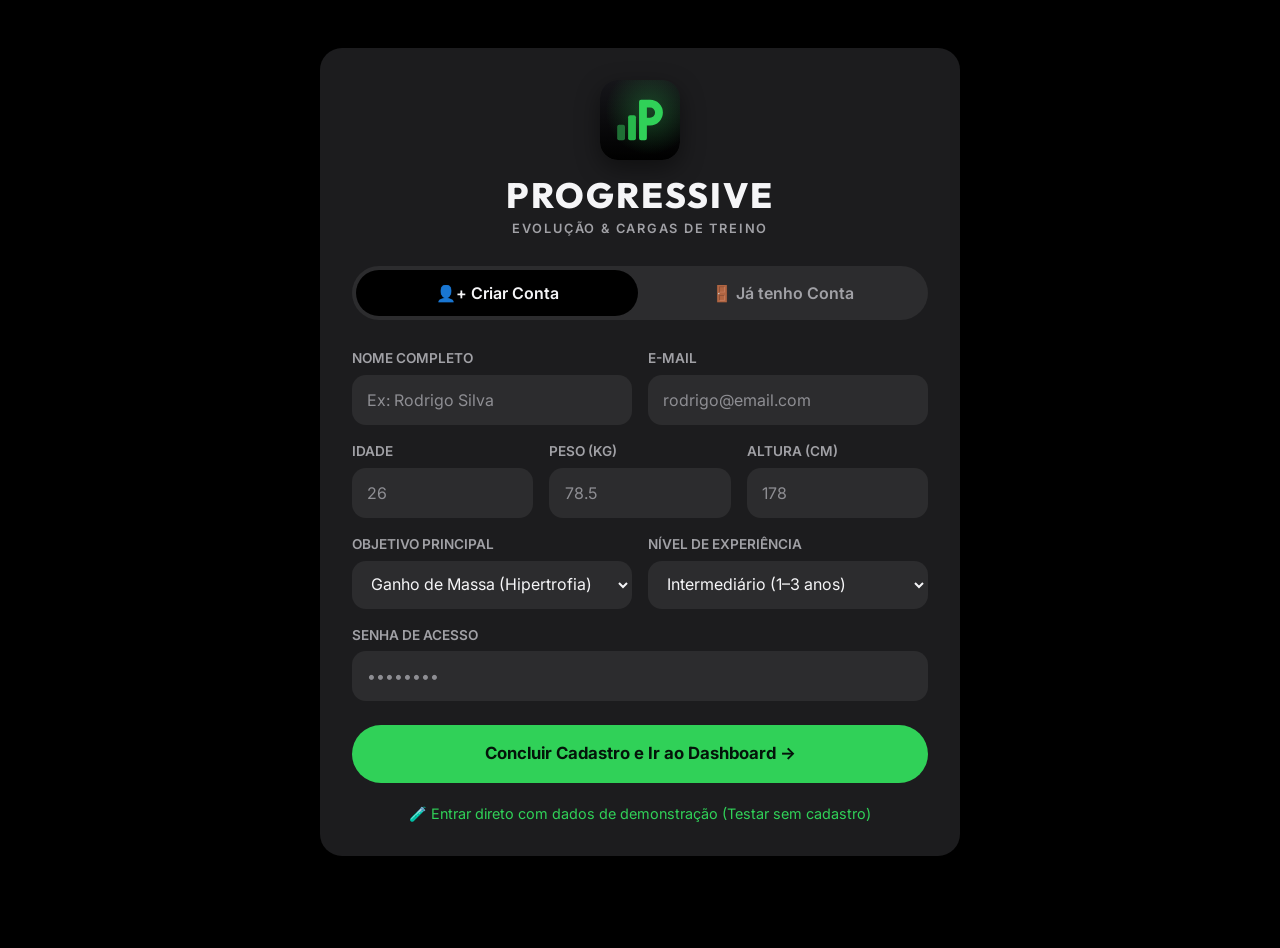
<file: index.html>
<!DOCTYPE html>
<html lang="pt-BR">
<head>
    <meta charset="UTF-8">
    <meta name="viewport" content="width=device-width, initial-scale=1.0">
    <meta name="description" content="Progressive: acompanhe seus treinos, registre cargas e evolua com sobrecarga progressiva. Crie sua conta ou entre.">
    <meta name="theme-color" content="#000000">
    <link rel="icon" type="image/svg+xml" href="assets/img/brand/favicon.svg">
    <title>Progressive — Criar Conta / Entrar</title>
    <link rel="preconnect" href="https://fonts.googleapis.com">
    <link rel="preconnect" href="https://fonts.gstatic.com" crossorigin>
    <link rel="stylesheet" href="https://fonts.googleapis.com/css2?family=Inter:wght@400;500;600;700&amp;family=Outfit:wght@600;700;800&amp;display=swap">
    <link rel="stylesheet" href="assets/css/style.css">
</head>
<body>
    <a href="#conteudo" class="skip-link">Pular para o conteúdo</a>

    <main id="conteudo" class="auth-container" tabindex="-1">
        <!-- Logo e Titulo -->
        <header class="auth-header">
            <img class="logo-icon" src="assets/img/brand/app-icon-512.svg" alt="" width="80" height="80">
            <h1>PROGRESSIVE</h1>
            <p>EVOLUÇÃO & CARGAS DE TREINO</p>
        </header>

        <!-- Alternador de Modos: os radios controlam, via CSS (:checked), qual formulário aparece -->
        <input type="radio" name="modo-acesso" id="modo-cadastro" class="sr-only" checked>
        <input type="radio" name="modo-acesso" id="modo-login" class="sr-only">

        <div class="auth-tabs">
            <label for="modo-cadastro" class="tab-btn">👤+ Criar Conta</label>
            <label for="modo-login" class="tab-btn">🚪 Já tenho Conta</label>
        </div>

        <!-- Formulario de Registo -->
        <form action="pages/dashboard.html" method="GET" class="auth-form form-cadastro">
            <h2 class="sr-only">Criar conta</h2>
            
            <div class="form-row">
                <div class="form-group">
                    <label for="nome">NOME COMPLETO</label>
                    <input type="text" id="nome" name="nome" placeholder="Ex: Rodrigo Silva" required>
                </div>

                <div class="form-group">
                    <label for="email">E-MAIL</label>
                    <input type="email" id="email" name="email" placeholder="rodrigo@email.com" required>
                </div>
            </div>

            <div class="form-row">
                <div class="form-group">
                    <label for="idade">IDADE</label>
                    <input type="number" id="idade" name="idade" placeholder="26" required>
                </div>

                <div class="form-group">
                    <label for="peso">PESO (KG)</label>
                    <input type="number" id="peso" name="peso" step="0.1" placeholder="78.5" required>
                </div>

                <div class="form-group">
                    <label for="altura">ALTURA (CM)</label>
                    <input type="number" id="altura" name="altura" placeholder="178" required>
                </div>
            </div>

            <div class="form-row">
                <div class="form-group">
                    <label for="objetivo">OBJETIVO PRINCIPAL</label>
                    <select id="objetivo" name="objetivo">
                        <option value="hipertrofia" selected>Ganho de Massa (Hipertrofia)</option>
                        <option value="forca">Ganho de Força Brutal</option>
                        <option value="emagrecimento">Definição / Emagrecimento</option>
                    </select>
                </div>

                <div class="form-group">
                    <label for="nivel">NÍVEL DE EXPERIÊNCIA</label>
                    <select id="nivel" name="nivel">
                        <option value="iniciante">Iniciante (0-1 ano)</option>
                        <option value="intermediario" selected>Intermediário (1–3 anos)</option>
                        <option value="avancado">Avançado (3+ anos)</option>
                    </select>
                </div>
            </div>

            <div class="form-group">
                <label for="senha">SENHA DE ACESSO</label>
                <input type="password" id="senha" name="senha" placeholder="••••••••" required>
            </div>

            <button type="submit" class="btn-submit">Concluir Cadastro e Ir ao Dashboard →</button>

            <div class="demo-access">
                <a href="pages/dashboard.html">🧪 Entrar direto com dados de demonstração (Testar sem cadastro)</a>
            </div>

        </form>

        <!-- Formulario de Login -->
        <form action="pages/dashboard.html" method="GET" class="auth-form form-login">
            <h2 class="sr-only">Entrar na conta</h2>

            <div class="form-group">
                <label for="login-email">E-MAIL</label>
                <input type="email" id="login-email" name="email" placeholder="rodrigo@email.com" autocomplete="email" required>
            </div>

            <div class="form-group">
                <label for="login-senha">SENHA</label>
                <input type="password" id="login-senha" name="senha" placeholder="••••••••" autocomplete="current-password" required>
            </div>

            <button type="submit" class="btn-submit">Entrar →</button>

            <div class="demo-access">
                <a href="pages/dashboard.html">🧪 Entrar direto com dados de demonstração</a>
            </div>
        </form>
    </main>

</body>
</html>
</file>
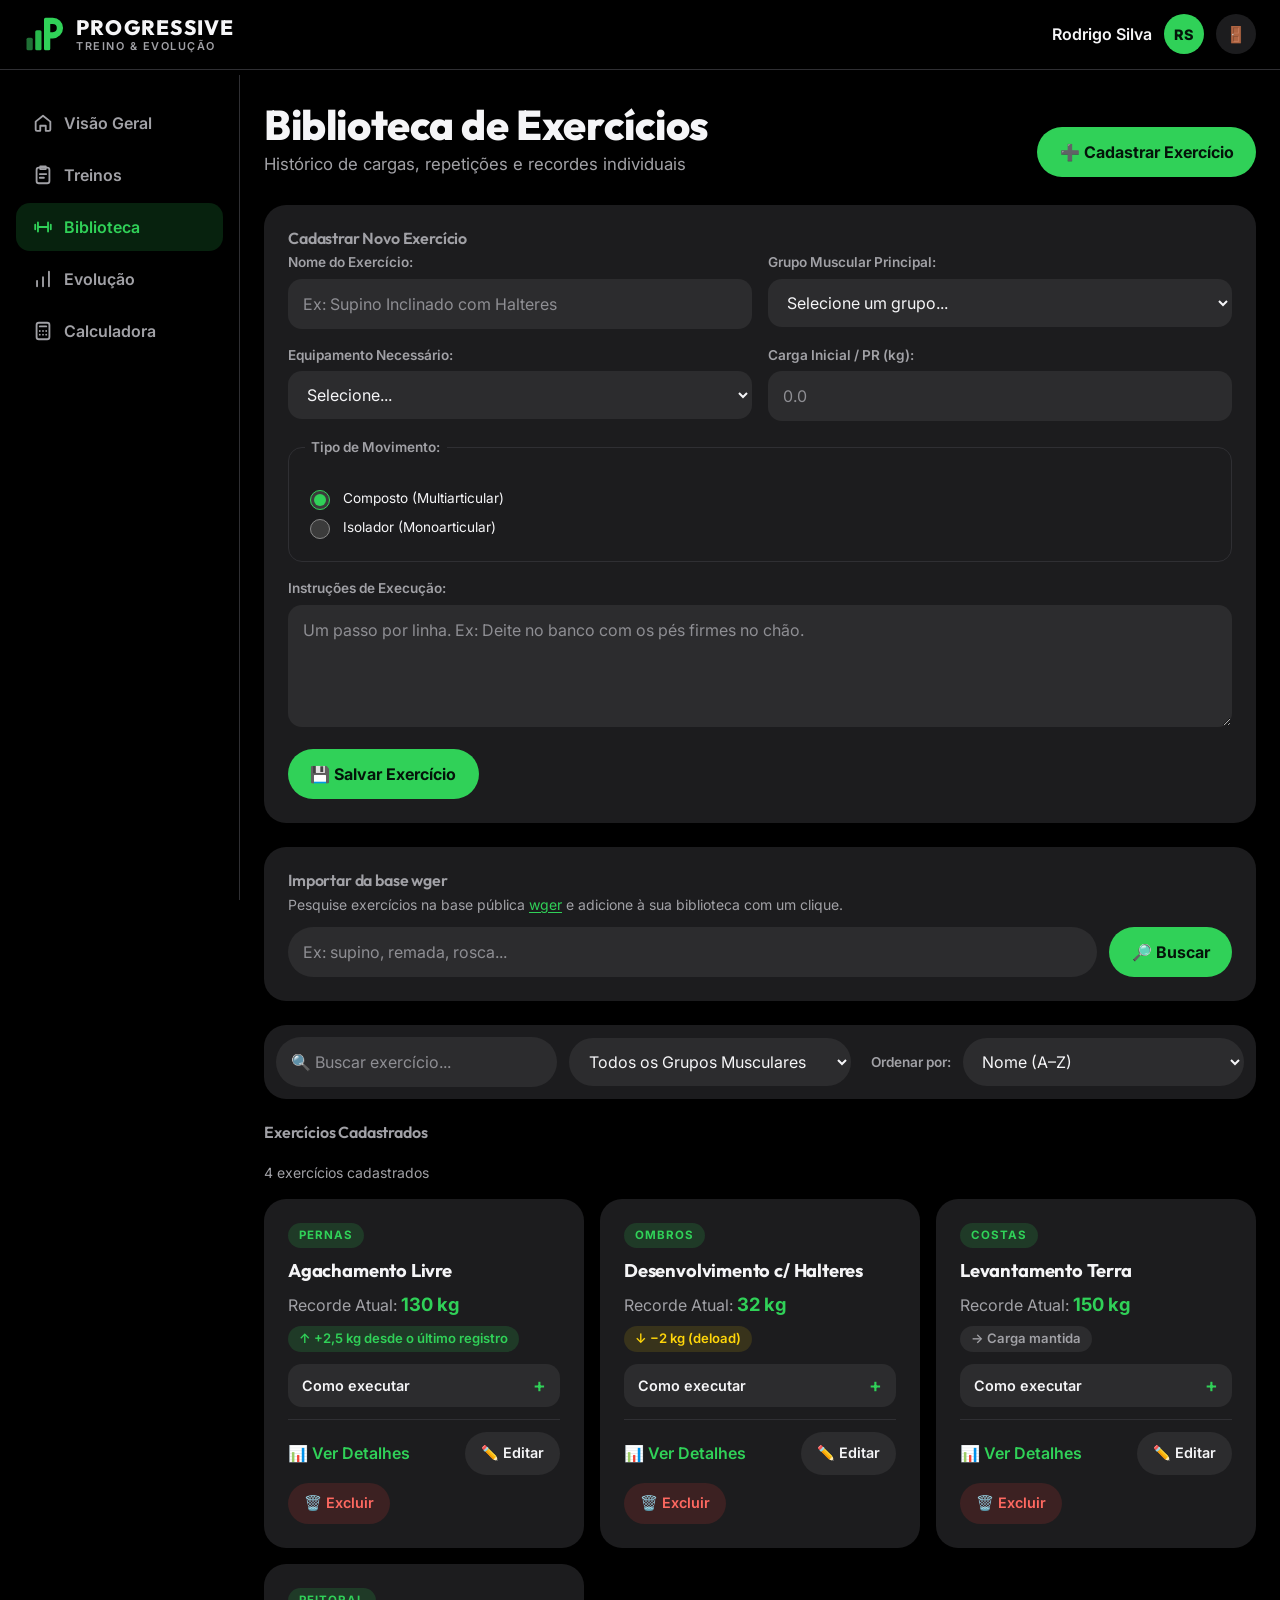
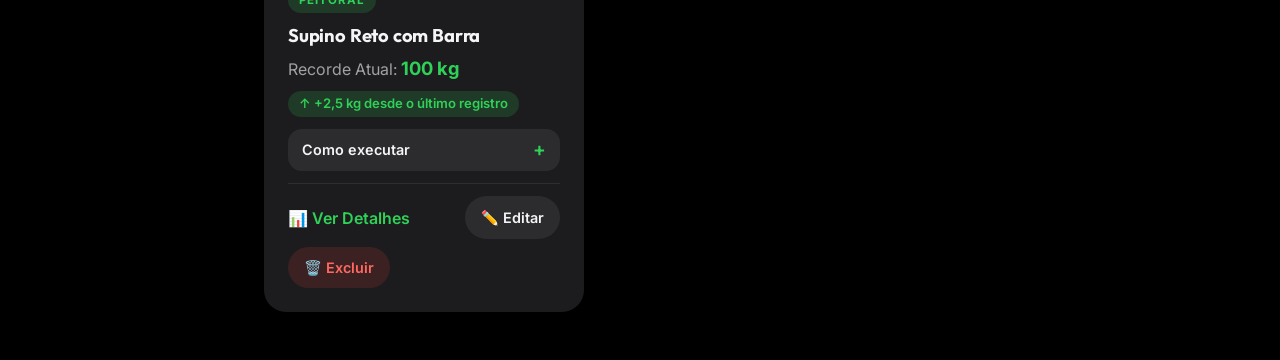
<file: pages/biblioteca.html>
<!DOCTYPE html>
<html lang="pt-BR">
<head>
    <meta charset="UTF-8">
    <meta name="viewport" content="width=device-width, initial-scale=1.0">
    <meta name="description" content="Biblioteca de exercícios do Progressive: cadastre, pesquise, filtre e importe exercícios da base wger com seus recordes de carga.">
    <meta name="theme-color" content="#000000">
    <link rel="icon" type="image/svg+xml" href="../assets/img/brand/favicon.svg">
    <title>Progressive — Biblioteca de Exercícios</title>
    <link rel="preconnect" href="https://fonts.googleapis.com">
    <link rel="preconnect" href="https://fonts.gstatic.com" crossorigin>
    <link rel="stylesheet" href="https://fonts.googleapis.com/css2?family=Inter:wght@400;500;600;700&amp;family=Outfit:wght@600;700;800&amp;display=swap">
    <link rel="stylesheet" href="../assets/css/style.css">
</head>
<body>
    <a href="#conteudo" class="skip-link">Pular para o conteúdo</a>

    <header class="topbar">
        <div class="brand">
            <img class="logo" src="../assets/img/brand/symbol.svg" alt="" width="40" height="40">
            <p class="brand-name">PROGRESSIVE <span>TREINO & EVOLUÇÃO</span></p>
        </div>
        <div class="user-info">
            <span class="user-name">Rodrigo Silva</span>
            <span class="avatar">RS</span>
            <a href="../index.html" class="btn-logout" title="Sair" aria-label="Sair">🚪</a>
        </div>
    </header>

    <div class="layout">
        <aside class="sidebar">
            <nav aria-label="Navegação principal">
                <ul>
                    <li><a href="dashboard.html"><svg class="nav-icon" viewBox="0 0 24 24" aria-hidden="true" focusable="false"><path d="M4 10.5 12 4l8 6.5V19a1.5 1.5 0 0 1-1.5 1.5H15v-5.5H9v5.5H5.5A1.5 1.5 0 0 1 4 19Z"/></svg><span>Visão Geral</span></a></li>
                    <li><a href="treinos.html"><svg class="nav-icon" viewBox="0 0 24 24" aria-hidden="true" focusable="false"><rect x="5" y="4" width="14" height="17" rx="2.5"/><path d="M9 2.5h6v3H9z"/><path d="M8.5 11h7M8.5 15h4.5"/></svg><span>Treinos</span></a></li>
                    <li class="active"><a href="biblioteca.html" aria-current="page"><svg class="nav-icon" viewBox="0 0 24 24" aria-hidden="true" focusable="false"><path d="M6.5 7v10M17.5 7v10M3.5 9.5v5M20.5 9.5v5M6.5 12h11"/></svg><span>Biblioteca</span></a></li>
                    <li><a href="evolucao.html"><svg class="nav-icon" viewBox="0 0 24 24" aria-hidden="true" focusable="false"><path d="M5.5 20v-6M12 20V10M18.5 20V4"/></svg><span>Evolução</span></a></li>
                    <li><a href="calculadora.html"><svg class="nav-icon" viewBox="0 0 24 24" aria-hidden="true" focusable="false"><rect x="5" y="3" width="14" height="18" rx="2.5"/><path d="M8.5 7h7"/><path d="M8.5 12h.01M12 12h.01M15.5 12h.01M8.5 16h.01M12 16h.01M15.5 16h.01"/></svg><span>Calculadora</span></a></li>
                </ul>
            </nav>
        </aside>

        <main id="conteudo" class="main-content" tabindex="-1">
            
            <header class="page-title-bar">
                <div>
                    <h1>Biblioteca de Exercícios</h1>
                    <p>Histórico de cargas, repetições e recordes individuais</p>
                </div>
                <a href="#form-cadastro-exercicio" class="btn-primary">➕ Cadastrar Exercício</a>
            </header>
            
            <section class="add-exercise-section" id="form-cadastro-exercicio">
                <h2 id="titulo-form">Cadastrar Novo Exercício</h2>
                
                <form id="form-exercicio" class="exercise-form" novalidate>
                    <!-- Preenchido só durante a edição de um exercício existente -->
                    <input type="hidden" id="exercicio-id" name="exercicio_id">
                    
                    <!-- Campo Texto: Nome -->
                    <div class="form-group">
                        <label for="nome-exercicio">Nome do Exercício:</label>
                        <input type="text" id="nome-exercicio" name="nome_exercicio" required maxlength="60" placeholder="Ex: Supino Inclinado com Halteres" aria-describedby="erro-nome">
                        <p class="field-error" id="erro-nome"></p>
                    </div>

                    <!-- Seleção: Grupo Muscular -->
                    <div class="form-group">
                        <label for="grupo-muscular">Grupo Muscular Principal:</label>
                        <select id="grupo-muscular" name="grupo_muscular" required aria-describedby="erro-grupo">
                            <option value="">Selecione um grupo...</option>
                            <option value="peitoral">Peitoral</option>
                            <option value="costas">Costas</option>
                            <option value="pernas">Pernas</option>
                            <option value="ombros">Ombros</option>
                            <option value="biceps">Bíceps</option>
                            <option value="triceps">Tríceps</option>
                            <option value="core">Core / Abdômen</option>
                        </select>
                        <p class="field-error" id="erro-grupo"></p>
                    </div>

                    <!-- Seleção: Equipamento -->
                    <div class="form-group">
                        <label for="equipamento">Equipamento Necessário:</label>
                        <select id="equipamento" name="equipamento" required aria-describedby="erro-equipamento">
                            <option value="">Selecione...</option>
                            <option value="barra">Barra</option>
                            <option value="halter">Halteres</option>
                            <option value="maquina">Máquina</option>
                            <option value="polia">Polia / Cabo</option>
                            <option value="peso-corporal">Peso Corporal</option>
                        </select>
                        <p class="field-error" id="erro-equipamento"></p>
                    </div>

                    <!-- Número: Carga Estimada / Recorde -->
                    <div class="form-group">
                        <label for="carga-inicial">Carga Inicial / PR (kg):</label>
                        <input type="number" id="carga-inicial" name="carga_inicial" min="0" max="500" step="0.5" placeholder="0.0" aria-describedby="erro-carga">
                        <p class="field-error" id="erro-carga"></p>
                    </div>

                    <!-- Radio Buttons: Classificação -->
                    <fieldset class="form-group-fieldset">
                        <legend>Tipo de Movimento:</legend>
                        <label for="tipo-composto">
                            <input type="radio" id="tipo-composto" name="tipo_exercicio" value="composto" checked>
                            Composto (Multiarticular)
                        </label>
                        <label for="tipo-isolador">
                            <input type="radio" id="tipo-isolador" name="tipo_exercicio" value="isolador">
                            Isolador (Monoarticular)
                        </label>
                    </fieldset>

                    <!-- Textarea: Instruções -->
                    <div class="form-group">
                        <label for="instrucoes">Instruções de Execução:</label>
                        <textarea id="instrucoes" name="instrucoes" rows="4" maxlength="1000" placeholder="Um passo por linha. Ex: Deite no banco com os pés firmes no chão." aria-describedby="erro-instrucoes"></textarea>
                        <p class="field-error" id="erro-instrucoes"></p>
                    </div>

                    <div class="form-actions">
                        <button type="submit" class="btn-success" id="btn-salvar">💾 Salvar Exercício</button>
                        <button type="button" class="btn-secondary" id="btn-cancelar" hidden>Cancelar edição</button>
                        <p id="form-feedback" class="form-feedback" role="status" aria-live="polite"></p>
                    </div>
                </form>
            </section>

            <!-- Busca na API pública wger: o resultado escolhido é cadastrado na biblioteca (localStorage) -->
            <section class="api-section" aria-labelledby="titulo-api">
                <h2 id="titulo-api">Importar da base wger</h2>
                <p class="api-intro">Pesquise exercícios na base pública <a href="https://wger.de" target="_blank" rel="noopener">wger</a> e adicione à sua biblioteca com um clique.</p>

                <form id="form-api" class="api-form" role="search" novalidate>
                    <label for="busca-api" class="sr-only">Nome do exercício na base wger</label>
                    <input type="search" id="busca-api" name="termo" placeholder="Ex: supino, remada, rosca..." autocomplete="off">
                    <button type="submit" class="btn-primary" id="btn-buscar-api">🔎 Buscar</button>
                </form>

                <p id="status-api" class="api-status" role="status" aria-live="polite"></p>
                <ul id="resultados-api" class="api-results"></ul>
            </section>

            <!-- Barra de Filtros, Pesquisa e Ordenação -->
            <section class="filter-bar" aria-labelledby="titulo-filtros">
                <h2 id="titulo-filtros" class="sr-only">Pesquisar, filtrar e ordenar exercícios</h2>

                <label for="busca" class="sr-only">Buscar exercício</label>
                <input type="search" id="busca" name="busca" placeholder="🔍 Buscar exercício...">

                <label for="grupo" class="sr-only">Grupo muscular</label>
                <select id="grupo" name="grupo">
                    <option value="todos">Todos os Grupos Musculares</option>
                    <option value="peitoral">Peitoral</option>
                    <option value="pernas">Pernas</option>
                    <option value="costas">Costas</option>
                    <option value="ombros">Ombros</option>
                    <option value="biceps">Bíceps</option>
                    <option value="triceps">Tríceps</option>
                    <option value="core">Core / Abdômen</option>
                </select>

                <label for="ordenar">Ordenar por:</label>
                <select id="ordenar" name="ordenar">
                    <option value="nome-asc">Nome (A–Z)</option>
                    <option value="nome-desc">Nome (Z–A)</option>
                    <option value="pr-desc">Maior recorde (PR)</option>
                    <option value="pr-asc">Menor recorde (PR)</option>
                    <option value="grupo">Grupo muscular</option>
                    <option value="recentes">Mais recentes</option>
                </select>
            </section>

            <!-- Lista de Cartões de Exercícios -->
            <section class="library-grid" aria-labelledby="titulo-lista">
                <h2 id="titulo-lista">Exercícios Cadastrados</h2>
                <p id="contador-exercicios" class="list-counter" aria-live="polite"></p>

                <!-- Cards gerados pelo JavaScript (assets/js/biblioteca.js) a partir do localStorage -->
                <div id="lista-exercicios" class="library-list"></div>
            </section>

        </main>
    </div>

    <!-- Aviso flutuante para ações feitas na lista (exclusão, importação) -->
    <div id="aviso" class="toast" role="status" aria-live="polite" hidden></div>

    <script src="../assets/js/script.js"></script>
    <script src="../assets/js/biblioteca.js"></script>
    <script src="../assets/js/api.js"></script>
</body>
</html>
</file>
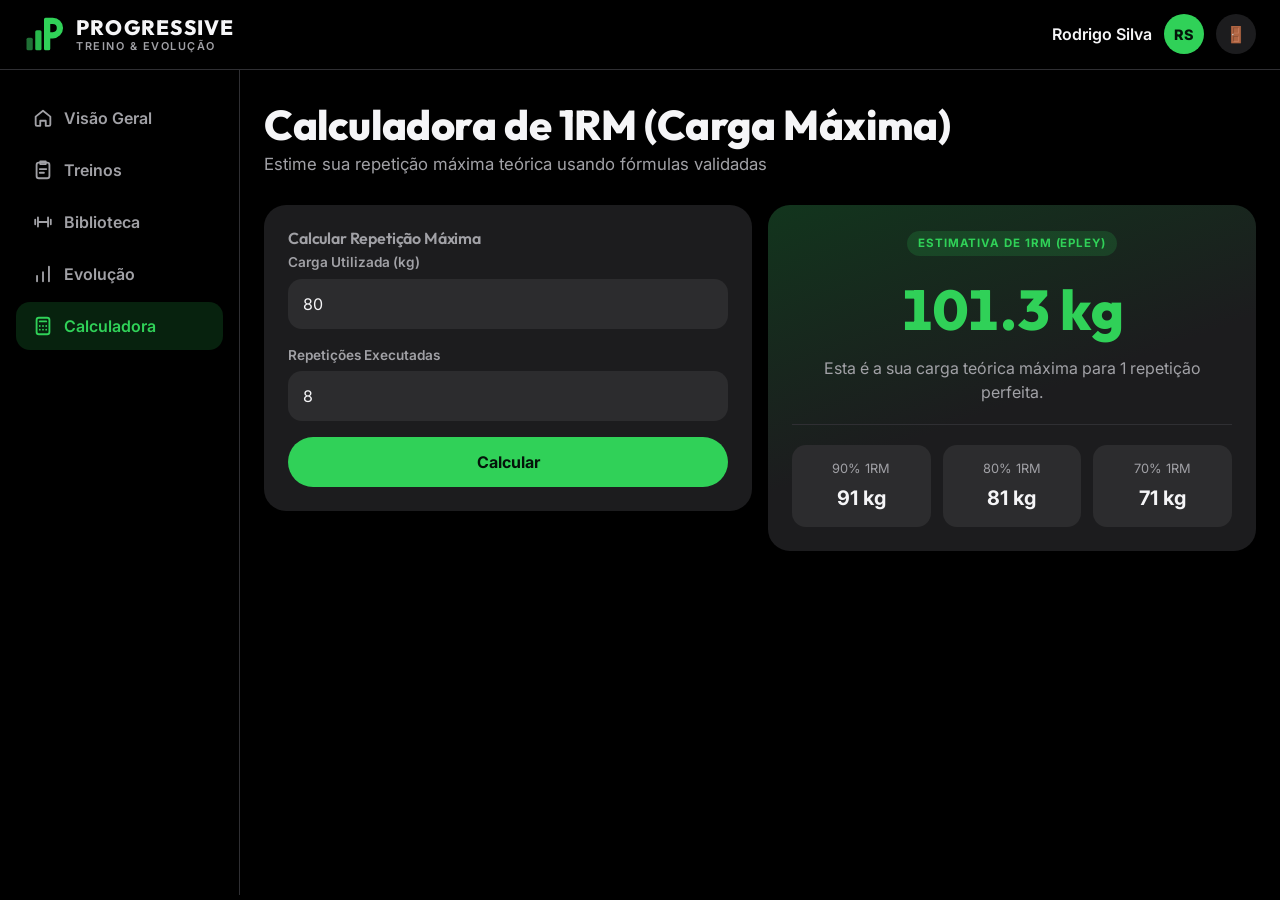
<file: pages/calculadora.html>
<!DOCTYPE html>
<html lang="pt-BR">
<head>
    <meta charset="UTF-8">
    <meta name="viewport" content="width=device-width, initial-scale=1.0">
    <meta name="description" content="Calcule sua repetição máxima (1RM) pela fórmula de Epley e veja as cargas de 70%, 80% e 90% do 1RM.">
    <meta name="theme-color" content="#000000">
    <link rel="icon" type="image/svg+xml" href="../assets/img/brand/favicon.svg">
    <title>Progressive — Calculadora 1RM</title>
    <link rel="preconnect" href="https://fonts.googleapis.com">
    <link rel="preconnect" href="https://fonts.gstatic.com" crossorigin>
    <link rel="stylesheet" href="https://fonts.googleapis.com/css2?family=Inter:wght@400;500;600;700&amp;family=Outfit:wght@600;700;800&amp;display=swap">
    <link rel="stylesheet" href="../assets/css/style.css">
</head>
<body>
    <a href="#conteudo" class="skip-link">Pular para o conteúdo</a>

    <header class="topbar">
        <div class="brand">
            <img class="logo" src="../assets/img/brand/symbol.svg" alt="" width="40" height="40">
            <p class="brand-name">PROGRESSIVE <span>TREINO & EVOLUÇÃO</span></p>
        </div>
        <div class="user-info">
            <span class="user-name">Rodrigo Silva</span>
            <span class="avatar">RS</span>
            <a href="../index.html" class="btn-logout" title="Sair" aria-label="Sair">🚪</a>
        </div>
    </header>

    <div class="layout">
        <aside class="sidebar">
            <nav aria-label="Navegação principal">
                <ul>
                    <li><a href="dashboard.html"><svg class="nav-icon" viewBox="0 0 24 24" aria-hidden="true" focusable="false"><path d="M4 10.5 12 4l8 6.5V19a1.5 1.5 0 0 1-1.5 1.5H15v-5.5H9v5.5H5.5A1.5 1.5 0 0 1 4 19Z"/></svg><span>Visão Geral</span></a></li>
                    <li><a href="treinos.html"><svg class="nav-icon" viewBox="0 0 24 24" aria-hidden="true" focusable="false"><rect x="5" y="4" width="14" height="17" rx="2.5"/><path d="M9 2.5h6v3H9z"/><path d="M8.5 11h7M8.5 15h4.5"/></svg><span>Treinos</span></a></li>
                    <li><a href="biblioteca.html"><svg class="nav-icon" viewBox="0 0 24 24" aria-hidden="true" focusable="false"><path d="M6.5 7v10M17.5 7v10M3.5 9.5v5M20.5 9.5v5M6.5 12h11"/></svg><span>Biblioteca</span></a></li>
                    <li><a href="evolucao.html"><svg class="nav-icon" viewBox="0 0 24 24" aria-hidden="true" focusable="false"><path d="M5.5 20v-6M12 20V10M18.5 20V4"/></svg><span>Evolução</span></a></li>
                    <li class="active"><a href="calculadora.html" aria-current="page"><svg class="nav-icon" viewBox="0 0 24 24" aria-hidden="true" focusable="false"><rect x="5" y="3" width="14" height="18" rx="2.5"/><path d="M8.5 7h7"/><path d="M8.5 12h.01M12 12h.01M15.5 12h.01M8.5 16h.01M12 16h.01M15.5 16h.01"/></svg><span>Calculadora</span></a></li>
                </ul>
            </nav>
        </aside>

        <main id="conteudo" class="main-content" tabindex="-1">
            <header class="page-title-bar">
                <div>
                    <h1>Calculadora de 1RM (Carga Máxima)</h1>
                    <p>Estime sua repetição máxima teórica usando fórmulas validadas</p>
                </div>
            </header>

            <div class="calculator-grid">
                
                <!-- Formulário de Entrada -->
                <section class="calc-form-card">
                    <h2>Calcular Repetição Máxima</h2>
                    <form action="#" method="GET">
                        <div class="form-group">
                            <label for="carga">Carga Utilizada (kg)</label>
                            <input type="number" id="carga" value="80" required>
                        </div>

                        <div class="form-group">
                            <label for="reps">Repetições Executadas</label>
                            <input type="number" id="reps" value="8" required>
                        </div>

                        <button type="submit" class="btn-primary">Calcular</button>
                    </form>
                </section>

                <!-- Painel de Resultados -->
                <aside class="calc-result-card">
                    <span class="formula-tag">ESTIMATIVA DE 1RM (EPLEY)</span>
                    <p class="result-value">101.3 kg</p>
                    <p class="result-sub">Esta é a sua carga teórica máxima para 1 repetição perfeita.</p>

                    <hr>

                    <div class="percentages-grid">
                        <div>
                            <span>90% 1RM</span>
                            <strong>91 kg</strong>
                        </div>
                        <div>
                            <span>80% 1RM</span>
                            <strong>81 kg</strong>
                        </div>
                        <div>
                            <span>70% 1RM</span>
                            <strong>71 kg</strong>
                        </div>
                    </div>
                </aside>

            </div>

        </main>
    </div>

</body>
</html>
</file>
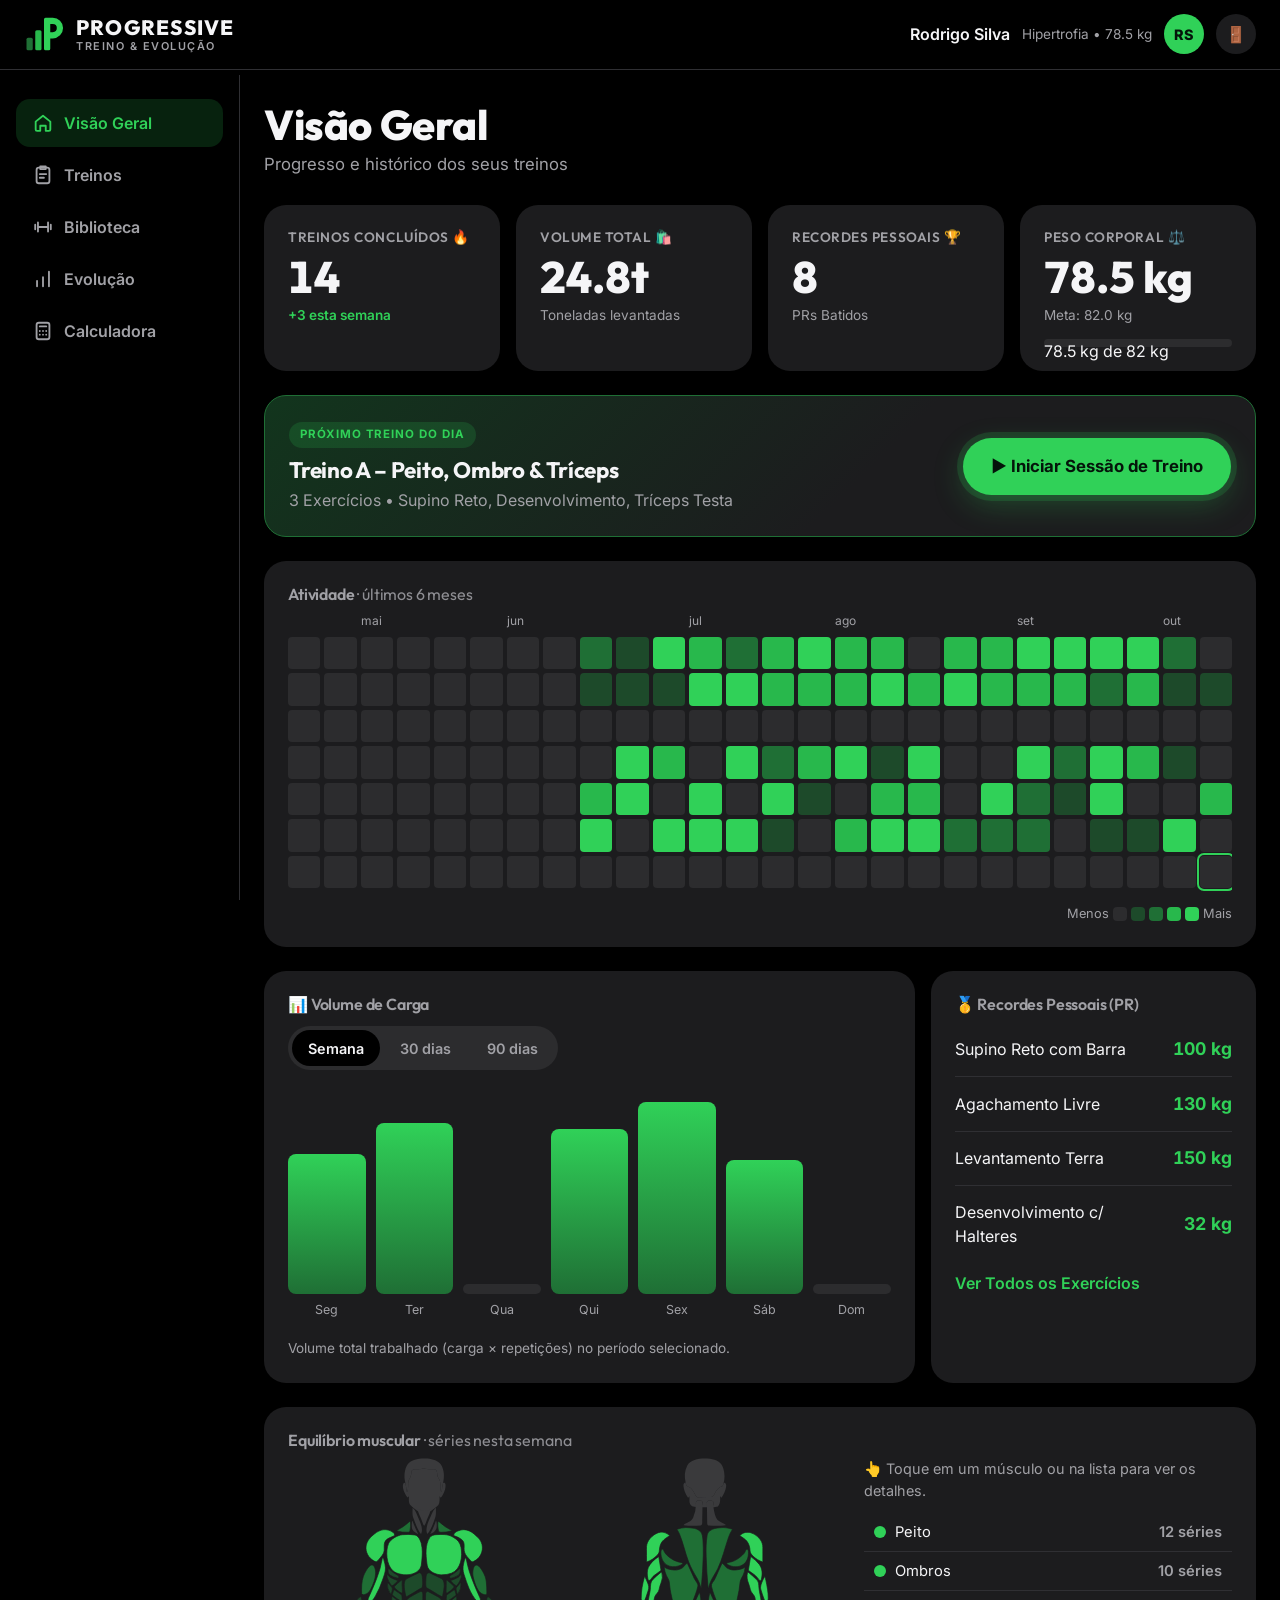
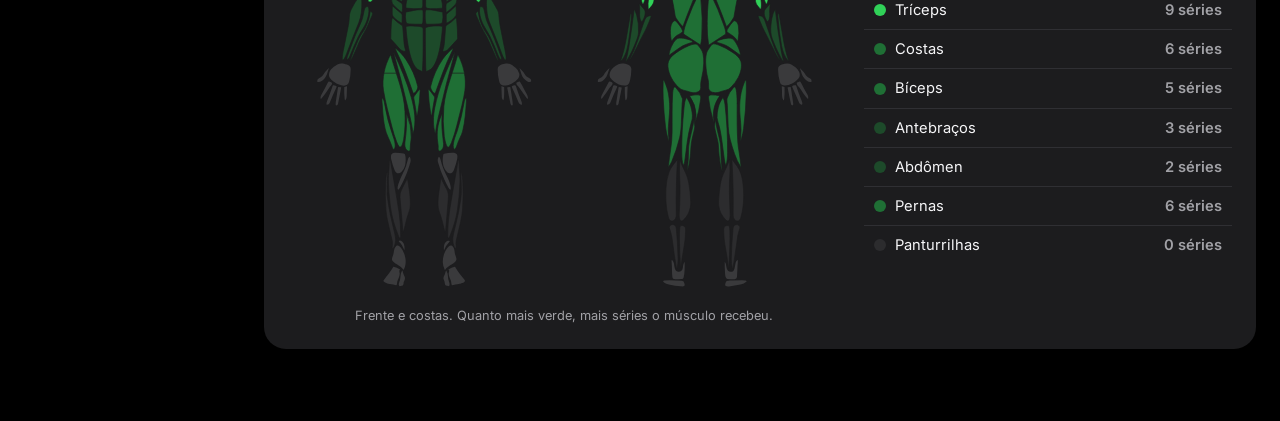
<file: pages/dashboard.html>
<!DOCTYPE html>
<html lang="pt-BR">
<head>
    <meta charset="UTF-8">
    <meta name="viewport" content="width=device-width, initial-scale=1.0">
    <meta name="description" content="Visão geral dos seus treinos: métricas da semana, mapa de atividade, volume de carga, recordes pessoais e equilíbrio muscular.">
    <meta name="theme-color" content="#000000">
    <link rel="icon" type="image/svg+xml" href="../assets/img/brand/favicon.svg">
    <title>Progressive — Visão Geral</title>
    <link rel="preconnect" href="https://fonts.googleapis.com">
    <link rel="preconnect" href="https://fonts.gstatic.com" crossorigin>
    <link rel="stylesheet" href="https://fonts.googleapis.com/css2?family=Inter:wght@400;500;600;700&amp;family=Outfit:wght@600;700;800&amp;display=swap">
    <link rel="stylesheet" href="../assets/css/style.css">
</head>
<body>
    <a href="#conteudo" class="skip-link">Pular para o conteúdo</a>

    <!-- Bar de Topo Geral -->
    <header class="topbar">
        <div class="brand">
            <img class="logo" src="../assets/img/brand/symbol.svg" alt="" width="40" height="40">
            <p class="brand-name">PROGRESSIVE <span>TREINO & EVOLUÇÃO</span></p>
        </div>
        <div class="user-info">
            <span class="user-name">Rodrigo Silva</span>
            <span class="user-meta">Hipertrofia • 78.5 kg</span>
            <span class="avatar">RS</span>
            <a href="../index.html" class="btn-logout" title="Sair" aria-label="Sair">🚪</a>
        </div>
    </header>

    <div class="layout">
        <!-- Navegação Lateral Semântica -->
        <aside class="sidebar">
            <nav aria-label="Navegação principal">
                <ul>
                    <li class="active"><a href="dashboard.html" aria-current="page"><svg class="nav-icon" viewBox="0 0 24 24" aria-hidden="true" focusable="false"><path d="M4 10.5 12 4l8 6.5V19a1.5 1.5 0 0 1-1.5 1.5H15v-5.5H9v5.5H5.5A1.5 1.5 0 0 1 4 19Z"/></svg><span>Visão Geral</span></a></li>
                    <li><a href="treinos.html"><svg class="nav-icon" viewBox="0 0 24 24" aria-hidden="true" focusable="false"><rect x="5" y="4" width="14" height="17" rx="2.5"/><path d="M9 2.5h6v3H9z"/><path d="M8.5 11h7M8.5 15h4.5"/></svg><span>Treinos</span></a></li>
                    <li><a href="biblioteca.html"><svg class="nav-icon" viewBox="0 0 24 24" aria-hidden="true" focusable="false"><path d="M6.5 7v10M17.5 7v10M3.5 9.5v5M20.5 9.5v5M6.5 12h11"/></svg><span>Biblioteca</span></a></li>
                    <li><a href="evolucao.html"><svg class="nav-icon" viewBox="0 0 24 24" aria-hidden="true" focusable="false"><path d="M5.5 20v-6M12 20V10M18.5 20V4"/></svg><span>Evolução</span></a></li>
                    <li><a href="calculadora.html"><svg class="nav-icon" viewBox="0 0 24 24" aria-hidden="true" focusable="false"><rect x="5" y="3" width="14" height="18" rx="2.5"/><path d="M8.5 7h7"/><path d="M8.5 12h.01M12 12h.01M15.5 12h.01M8.5 16h.01M12 16h.01M15.5 16h.01"/></svg><span>Calculadora</span></a></li>
                </ul>
            </nav>
        </aside>

        <!-- Conteúdo Principal do Dashboard -->
        <main id="conteudo" class="main-content" tabindex="-1">

            <header class="page-title-bar">
                <div>
                    <h1>Visão Geral</h1>
                    <p>Progresso e histórico dos seus treinos</p>
                </div>
            </header>

            <!-- Cards de Métricas Principais -->
            <section class="metrics-grid" aria-labelledby="titulo-metricas">
                <h2 id="titulo-metricas" class="sr-only">Resumo de desempenho</h2>
                <article class="metric-card">
                    <h3>TREINOS CONCLUÍDOS 🔥</h3>
                    <p class="metric-value">14</p>
                    <span class="metric-sub">+3 esta semana</span>
                </article>

                <article class="metric-card">
                    <h3>VOLUME TOTAL 🛍️</h3>
                    <p class="metric-value">24.8t</p>
                    <span class="metric-sub">Toneladas levantadas</span>
                </article>

                <article class="metric-card">
                    <h3>RECORDES PESSOAIS 🏆</h3>
                    <p class="metric-value">8</p>
                    <span class="metric-sub">PRs Batidos</span>
                </article>

                <article class="metric-card">
                    <h3>PESO CORPORAL ⚖️</h3>
                    <p class="metric-value">78.5 kg</p>
                    <span class="metric-sub">Meta: 82.0 kg</span>
                    <meter class="metric-meter" min="74" max="82" low="76" optimum="82" value="78.5" aria-label="Progresso até a meta de peso: 4,5 de 8 kg">78.5 kg de 82 kg</meter>
                </article>
            </section>

            <!-- Banner de Ação Rápida: Treino do Dia -->
            <section class="next-workout-banner">
                <div class="workout-info">
                    <span class="badge">PRÓXIMO TREINO DO DIA</span>
                    <h2>Treino A – Peito, Ombro & Tríceps</h2>
                    <p>3 Exercícios • Supino Reto, Desenvolvimento, Tríceps Testa</p>
                </div>
                <a href="sessao.html" class="btn-start">▶ Iniciar Sessão de Treino</a>
            </section>

            <!-- Mapa de atividade: cada quadrado é um dia, cada coluna uma semana (seg a dom) -->
            <section class="widget-heatmap" aria-labelledby="titulo-atividade">
                <h2 id="titulo-atividade">Atividade <span>· últimos 6 meses</span></h2>
                <div class="heatmap-scroll">
                    <ol class="heatmap-meses" aria-hidden="true">
                    <li style="grid-column: 3">mai</li>
                    <li style="grid-column: 7">jun</li>
                    <li style="grid-column: 12">jul</li>
                    <li style="grid-column: 16">ago</li>
                    <li style="grid-column: 21">set</li>
                    <li style="grid-column: 25">out</li>
                    </ol>
                    <div class="heatmap" role="img" aria-label="73 dias de treino entre 20 de abril e 18 de outubro de 2026, com treinos desde meados de junho">
                    <span class="n0"></span> <span class="n0"></span> <span class="n0"></span> <span class="n0"></span> <span class="n0"></span> <span class="n0"></span> <span class="n0"></span>
                    <span class="n0"></span> <span class="n0"></span> <span class="n0"></span> <span class="n0"></span> <span class="n0"></span> <span class="n0"></span> <span class="n0"></span>
                    <span class="n0"></span> <span class="n0"></span> <span class="n0"></span> <span class="n0"></span> <span class="n0"></span> <span class="n0"></span> <span class="n0"></span>
                    <span class="n0"></span> <span class="n0"></span> <span class="n0"></span> <span class="n0"></span> <span class="n0"></span> <span class="n0"></span> <span class="n0"></span>
                    <span class="n0"></span> <span class="n0"></span> <span class="n0"></span> <span class="n0"></span> <span class="n0"></span> <span class="n0"></span> <span class="n0"></span>
                    <span class="n0"></span> <span class="n0"></span> <span class="n0"></span> <span class="n0"></span> <span class="n0"></span> <span class="n0"></span> <span class="n0"></span>
                    <span class="n0"></span> <span class="n0"></span> <span class="n0"></span> <span class="n0"></span> <span class="n0"></span> <span class="n0"></span> <span class="n0"></span>
                    <span class="n0"></span> <span class="n0"></span> <span class="n0"></span> <span class="n0"></span> <span class="n0"></span> <span class="n0"></span> <span class="n0"></span>
                    <span class="n2"></span> <span class="n1"></span> <span class="n0"></span> <span class="n0"></span> <span class="n3"></span> <span class="n4"></span> <span class="n0"></span>
                    <span class="n1"></span> <span class="n1"></span> <span class="n0"></span> <span class="n4"></span> <span class="n4"></span> <span class="n0"></span> <span class="n0"></span>
                    <span class="n4"></span> <span class="n1"></span> <span class="n0"></span> <span class="n3"></span> <span class="n0"></span> <span class="n4"></span> <span class="n0"></span>
                    <span class="n3"></span> <span class="n4"></span> <span class="n0"></span> <span class="n0"></span> <span class="n4"></span> <span class="n4"></span> <span class="n0"></span>
                    <span class="n2"></span> <span class="n4"></span> <span class="n0"></span> <span class="n4"></span> <span class="n0"></span> <span class="n4"></span> <span class="n0"></span>
                    <span class="n3"></span> <span class="n3"></span> <span class="n0"></span> <span class="n2"></span> <span class="n4"></span> <span class="n1"></span> <span class="n0"></span>
                    <span class="n4"></span> <span class="n3"></span> <span class="n0"></span> <span class="n3"></span> <span class="n1"></span> <span class="n0"></span> <span class="n0"></span>
                    <span class="n3"></span> <span class="n3"></span> <span class="n0"></span> <span class="n4"></span> <span class="n0"></span> <span class="n3"></span> <span class="n0"></span>
                    <span class="n3"></span> <span class="n4"></span> <span class="n0"></span> <span class="n1"></span> <span class="n3"></span> <span class="n4"></span> <span class="n0"></span>
                    <span class="n0"></span> <span class="n3"></span> <span class="n0"></span> <span class="n4"></span> <span class="n3"></span> <span class="n4"></span> <span class="n0"></span>
                    <span class="n3"></span> <span class="n4"></span> <span class="n0"></span> <span class="n0"></span> <span class="n0"></span> <span class="n2"></span> <span class="n0"></span>
                    <span class="n3"></span> <span class="n3"></span> <span class="n0"></span> <span class="n0"></span> <span class="n4"></span> <span class="n2"></span> <span class="n0"></span>
                    <span class="n4"></span> <span class="n3"></span> <span class="n0"></span> <span class="n4"></span> <span class="n2"></span> <span class="n2"></span> <span class="n0"></span>
                    <span class="n4"></span> <span class="n3"></span> <span class="n0"></span> <span class="n2"></span> <span class="n1"></span> <span class="n0"></span> <span class="n0"></span>
                    <span class="n4"></span> <span class="n2"></span> <span class="n0"></span> <span class="n4"></span> <span class="n4"></span> <span class="n1"></span> <span class="n0"></span>
                    <span class="n4"></span> <span class="n3"></span> <span class="n0"></span> <span class="n3"></span> <span class="n0"></span> <span class="n1"></span> <span class="n0"></span>
                    <span class="n2"></span> <span class="n1"></span> <span class="n0"></span> <span class="n1"></span> <span class="n0"></span> <span class="n4"></span> <span class="n0"></span>
                    <span class="n0"></span> <span class="n1"></span> <span class="n0"></span> <span class="n0"></span> <span class="n3"></span> <span class="n0"></span> <span class="n0 hoje"></span>
                    </div>
                </div>
                <p class="heatmap-legenda" aria-hidden="true">
                    Menos <span class="n0"></span><span class="n1"></span><span class="n2"></span><span class="n3"></span><span class="n4"></span> Mais
                </p>
            </section>


            <!-- Área Inferior: Gráfico de Volume + Tabela de PRs -->
            <div class="dashboard-widgets">
                
                <section class="widget-chart" aria-labelledby="titulo-volume">
                    <h2 id="titulo-volume">📊 Volume de Carga</h2>

                    <!-- Filtro de período: cada radio mostra um gráfico via CSS (:checked) -->
                    <input type="radio" name="periodo" id="periodo-semana" class="sr-only" checked>
                    <input type="radio" name="periodo" id="periodo-30d" class="sr-only">
                    <input type="radio" name="periodo" id="periodo-90d" class="sr-only">

                    <div class="segmented" role="group" aria-label="Período do gráfico">
                        <label for="periodo-semana">Semana</label>
                        <label for="periodo-30d">30 dias</label>
                        <label for="periodo-90d">90 dias</label>
                    </div>

                    <figure class="chart-container">
                        <div class="bar-chart-placeholder chart-semana" role="img" aria-label="Volume por dia nesta semana: Seg 4100 kg, Ter 5000 kg, Qua 0 kg, Qui 4800 kg, Sex 5600 kg, Sáb 3900 kg, Dom 0 kg">
                            <div class="bar" style="--valor: 73"><span>Seg</span></div>
                            <div class="bar" style="--valor: 89"><span>Ter</span></div>
                            <div class="bar" style="--valor: 0"><span>Qua</span></div>
                            <div class="bar" style="--valor: 86"><span>Qui</span></div>
                            <div class="bar" style="--valor: 100"><span>Sex</span></div>
                            <div class="bar" style="--valor: 70"><span>Sáb</span></div>
                            <div class="bar" style="--valor: 0"><span>Dom</span></div>
                        </div>
                        <div class="bar-chart-placeholder chart-30d" role="img" aria-label="Volume por semana nos últimos 30 dias: Sem 1 18,2 t, Sem 2 21,4 t, Sem 3 19,8 t, Sem 4 23,4 t">
                            <div class="bar" style="--valor: 78"><span>Sem 1</span></div>
                            <div class="bar" style="--valor: 91"><span>Sem 2</span></div>
                            <div class="bar" style="--valor: 84"><span>Sem 3</span></div>
                            <div class="bar" style="--valor: 100"><span>Sem 4</span></div>
                        </div>
                        <div class="bar-chart-placeholder chart-90d" role="img" aria-label="Volume por semana nos últimos 90 dias: S1 0 t, S2 8,1 t, S3 12,2 t, S4 14,0 t, S5 15,4 t, S6 16,6 t, S7 16,2 t, S8 18,2 t, S9 21,4 t, S10 19,8 t, S11 23,4 t, S12 22,5 t">
                            <div class="bar" style="--valor: 0"><span>S1</span></div>
                            <div class="bar" style="--valor: 35"><span>S2</span></div>
                            <div class="bar" style="--valor: 52"><span>S3</span></div>
                            <div class="bar" style="--valor: 60"><span>S4</span></div>
                            <div class="bar" style="--valor: 66"><span>S5</span></div>
                            <div class="bar" style="--valor: 71"><span>S6</span></div>
                            <div class="bar" style="--valor: 69"><span>S7</span></div>
                            <div class="bar" style="--valor: 78"><span>S8</span></div>
                            <div class="bar" style="--valor: 91"><span>S9</span></div>
                            <div class="bar" style="--valor: 84"><span>S10</span></div>
                            <div class="bar" style="--valor: 100"><span>S11</span></div>
                            <div class="bar" style="--valor: 96"><span>S12</span></div>
                        </div>
                        <figcaption>Volume total trabalhado (carga × repetições) no período selecionado.</figcaption>
                    </figure>
                </section>

                <section class="widget-records">
                    <h2>🥇 Recordes Pessoais (PR)</h2>
                    <ul class="pr-list">
                        <li><span>Supino Reto com Barra</span> <strong>100 kg</strong></li>
                        <li><span>Agachamento Livre</span> <strong>130 kg</strong></li>
                        <li><span>Levantamento Terra</span> <strong>150 kg</strong></li>
                        <li><span>Desenvolvimento c/ Halteres</span> <strong>32 kg</strong></li>
                    </ul>
                    <a href="biblioteca.html" class="btn-link">Ver Todos os Exercícios</a>
                </section>

            </div>

            <!-- Equilíbrio muscular: clique em um músculo para destacá-lo (:target + :has).
                 Desenho do corpo: MuscleMap, de Melih Colpan (licença MIT)
                 https://github.com/melihcolpan/MuscleMap -->
            <section class="widget-muscles" aria-labelledby="titulo-musculos">
                <h2 id="titulo-musculos">Equilíbrio muscular <span>· séries nesta semana</span></h2>

                <div class="muscle-map">
                    <figure class="body-figures">
                    <svg class="body-view" viewBox="0 95 727 1280" role="group" aria-label="Frente">
                        <g class="corpo">
                            <path d="M 418.91 167.68 c 3.92 -1.77 6.58 0.47 7.06 4.32 c 1.48 11.93 -4.92 26.67 -11.75 36.45 c -2.21 3.17 -3.86 0.17 -4.74 -1.76 a 0.38 0.38 0 0 0 -0.73 0.16 c 0.02 8.31 1.01 17.01 -3.36 24.53 c -0.167 0.293 -4.39 4.62 -10.799 9.508 c -23.591 18.112 -41.591 16.112 -61.446 -0.797 c -4.736 -3.649 -5.925 -5.041 -8.805 -7.621 c -5.66 -5.07 -5.28 -17.38 -4.47 -24.92 c 0.05 -0.51 -0.468 -0.892 -0.933 -0.687 a 0.653 0.653 0 0 0 -0.357 0.397 c -0.57 1.69 -2.24 4.05 -4.07 1.48 c -6.2 -8.71 -16.02 -28.53 -11.19 -38.98 c 1.68 -3.627 3.733 -3.91 6.16 -0.85 a 182.853 182.853 0 0 1 3.78 23.29 a 1.02 1.02 0 0 0 1.56 0.77 c 2.79 -1.75 2.61 -18.93 2.63 -24.22 c 0.02 -4.53 1.12 -8.94 3.8 -13.1 c 4.36 -6.76 4.86 -11.51 5.57 -19.82 c 0.47 -5.53 4.34 -8.12 9.77 -8.21 c 6.39 -0.12 12.69 -0.07 19 -0.93 c 4.02 -0.55 7.4 -1.43 11.53 -0.75 c 6.7 1.1 13.44 1.64 20.22 1.62 c 4.607 -0.013 7.523 0.227 8.75 0.72 c 5.96 2.37 5.56 9.73 6.11 15.22 c 0.44 4.34 2.097 8.447 4.97 12.32 c 6.57 8.88 2.19 25.6 5.64 36.36 a 1.14 1.14 0 0 0 2.22 -0.23 c 0.887 -8.36 2.18 -16.45 3.88 -24.27 z z z z"/>
                            <path d="M418.91 167.68q-2.55 11.73-3.88 24.27a1.14 1.14 0 01-2.22.23c-3.45-10.76.93-27.48-5.64-36.36q-4.31-5.81-4.97-12.32c-.55-5.49-.15-12.85-6.11-15.22q-1.84-.74-8.75-.72-10.17.03-20.22-1.62c-4.13-.68-7.51.2-11.53.75-6.31.86-12.61.81-19 .93-5.43.09-9.3 2.68-9.77 8.21-.71 8.31-1.21 13.06-5.57 19.82-2.68 4.16-3.78 8.57-3.8 13.1-.02 5.29.16 22.47-2.63 24.22a1.02 1.02 0 01-1.56-.77q-1.14-11.78-3.78-23.29-1.48-6.99-1.9-9.7c-2.49-15.94.13-40.13 13.53-51.15 9.39-7.72 28.53-11.63 40.37-11.51 4.2.05 8.74-.3 12.68.22 13.82 1.82 31.67 5.83 39.42 18.92 9.01 15.21 9.88 35.14 5.33 51.99z"/>
                            <path d="M362.65 290.52q-1.14-1.37-1.86-3.41-5.33-15.15-12.14-29.75c-2.37-5.06-1.07-9.07-7.92-10.99q-1.01-.28.02-.47c5.98-1.08 15.25.91 21.33 2q2.37.42 4.81-.09 10.09-2.13 20.45-2.12a.37.37 0 01.08.73c-6.34 1.46-5.45 5.64-7.57 10.21q-6.1 13.1-11 26.69-1.3 3.62-2.9 6.81a1.99 1.99 0 01-3.3.39z"/>
                            <path d="M354.01 315.07q-3.49-3.65-5.9-8.23c-6.46-12.3-11.03-25.42-16.12-38.77-2.92-7.66-1.98-19.44-1.61-27.6q.03-.58.47-.21c9.06 7.39 11.33 17.46 15.67 27.62 5.4 12.61 15.4 33.31 9.11 46.92a1 .99 35.5 01-1.62.27z"/>
                            <path d="M345.77 316c-4.12-1.96-12.78-6.76-15.07-11.38-4.29-8.65-2.69-16.02-2.28-25.25a1 1 0 011.95-.28c4.29 12.42 10.5 24.4 15.71 36.61q.23.55-.31.3z"/>
                            <path d="M372.75 314.71c-5.78-9.67 1.71-31.17 6.17-40.68 5.95-12.68 8.21-24.68 18.35-33.9a.49.49 0 01.82.35c.28 8.68.84 19.39-1.97 27.72-5.26 15.58-11.39 33.46-21.42 46.62a1.18 1.18 0 01-1.95-.11z"/>
                            <path d="M398.01 278.49a.5.49 35.5 01.87-.14c2.01 2.7 1.62 11.6 1.61 15.13-.04 12.42-8.2 17.45-17.9 22.58a.35.35 0 01-.48-.46c5.51-12.02 11.85-24.46 15.9-37.11z"/>
                            <path d="M100.98 745.85c-9.03-6.62-15.78-13.18-13.3-24.59 2.67-12.29 15.01-20.6 25.37-26.21 7.76-4.21 18.22-1.68 26.15.97 7.14 2.39 11.11 6.16 11.1 13.86q-.04 18.51-4.75 36.37c-5.47 20.76-34.48 6.99-44.57-.4z"/>
                            <path d="M53.81 746.32a.91.91 0 01-.74-.95c.14-2.49-.23-6.34 2.25-7.8 4.66-2.71 11.37-5.53 14.15-10.3q6.32-10.86 16.56-20.3 1.27-1.17.64.44c-1.45 3.73-2.86 7.21-3.87 11.59-2.76 11.9-14.62 30-28.99 27.32z"/>
                            <path d="M87.21 745.05c1.44.46 8.14 2.66 8.61 4.55 1.26 5.12-4.42 8.54-7 12.25-7.73 11.1-15.12 23.38-24.25 33.28a1.22 1.22 0 01-2.11-.86c.11-3.93.38-7.1 2.43-10.65q10.27-17.71 19.31-36.11.32-.65 2.13-2.27.38-.35.88-.19z"/>
                            <path d="M108.11 758.12a2.16 2.16 0 011.07 2.87q-10.49 22.55-19.92 45.81c-1.45 3.56-4.37 5.15-7.82 6.04a1.35 1.34-8.1 01-1.69-1.26c-.11-3.05.37-5.87 1.58-8.9q8.1-20.28 15.15-40.96c.41-1.2.62-3.33 1.69-4.85a1.21 1.21 0 01.91-.49q4.72-.21 9.03 1.74z"/>
                            <path d="M134.09 799.9q-1.16-1.7-1.41-3.73-2.1-17.07-1.18-34.29.03-.6.61-.75l6.93-1.85q.68-.19.65.52-.51 10.9-.85 21.71c-.28 8.58.1 12.65-4.17 18.4a.36.36 0 01-.58-.01z"/>
                            <path d="M108.13 814.65a1.48 1.48 0 01-1.62-1.47c-.02-2.83-.14-5.66.32-8.53q2.9-17.79 5.4-35.65.53-3.84 1.58-7.56a.66.66 0 01.76-.48l7.26 1.24a.97.97 0 01.78 1.14q-4.76 23.96-9.1 46.26-.9 4.64-5.38 5.05z"/>
                            <path d="M591.31 755.99c-8.06-2.93-8.66-9.76-10.28-17.06q-3.22-14.42-3.1-29.3.04-4.06 1.46-6.55c4.34-7.57 18.16-9.91 25.63-10.35 8.75-.51 18.37 6.96 24.99 12.27q8.92 7.17 10.74 17.52c2.45 13.89-12.11 23.41-22.7 29.04-6.95 3.69-18.63 7.39-26.74 4.43z"/>
                            <path d="M641.97 706.78q10.85 9.65 17.61 21.91c1.63 2.97 9.74 6.76 12.87 8.59 2.9 1.7 3.03 4.81 2.55 8.5q-.06.42-.48.49c-8.16 1.32-11.99-1.93-17.72-7.23-10.35-9.58-10.5-20.33-15.33-31.9q-.54-1.29.5-.36z"/>
                            <path d="M638 760.07c-2.54-3.42-7.52-6.03-5.44-11.11q.18-.44.61-.63l7.41-3.3q1.29-.58 2.05.62 3.33 5.23 5.69 10.04 6.84 13.94 14.71 27.33c1.35 2.29 4.28 10.16 2.25 12.11a1.22 1.22 0 01-1.77-.08c-9.43-10.98-16.85-23.36-25.51-34.98z"/>
                            <path d="M647.83 812.68c-4 .24-7.71-2.87-9.11-6.38q-9.28-23.27-19.74-45.33a2.05 2.05 0 01.92-2.71q4.5-2.28 9.62-1.7a1.09 1.07 83.8 01.89.73q7.5 23.06 16.57 45.5 1.8 4.46 1.5 9.24a.7.7 0 01-.65.65z"/>
                            <path d="M596.17 761.18a.84.84 0 01.62.81c-.01 4.86.95 35.3-2.71 37.67q-.49.32-.82-.17-3.41-5.21-3.51-8.49-.45-15.62-1.16-31.23-.03-.72.66-.52l6.92 1.93z"/>
                            <path d="M621.09 814.28c-4.35 1.91-5.92-3.77-6.5-6.56q-4.52-21.91-8.88-43.95a1.41 1.41 0 011.14-1.66l6.8-1.18a.92.92 0 011.06.76q2.79 16.32 5.09 32.91c.85 6.17 2.2 12.25 1.8 18.95q-.03.52-.51.73z"/>
                            <path d="M297.69 1008.37c-7.27 7.29-16.34 3.42-19.64-5.18q-6.18-16.11-9.57-30.68c-1.99-8.6-2.24-19.68 9.72-19.91q13.12-.24 26.05 2.15 1.71.32 3.29 1.02a1.17 1.15 4.2 01.63.72c3.17 10.27 2.5 23.36.05 33.69q-2.37 10.01-10.53 18.19z"/>
                            <path d="M288.03 1059.54c-6.99-5.81 13.75-46.43 17.3-53.91q7.3-15.38 10.9-32.01c.74-3.42 2-6.31 4.18-8.64a1.36 1.35 54.7 012.23.39c3.97 9.09 1.66 13.86-1.67 24.65q-10.23 33.19-27.2 63.57-1.8 3.23-4.2 5.84a1.13 1.12-49 01-1.54.11z"/>
                            <path d="M430.44 1008.31c-12.92-12.62-14.34-33.49-10.92-50.31.31-1.53 1.09-2.53 2.73-2.86q11.44-2.25 23.08-2.59c14.13-.42 17.31 5.67 14.54 18.63q-3.13 14.69-9.12 30.37c-3.45 9.03-11.63 15.25-20.31 6.76z"/>
                            <path d="M438.96 1059.52q-2.25-1.89-3.8-4.64-20.15-35.92-31.06-75.66-2.11-7.68 1.95-14.16a1.16 1.16 0 011.91-.08c2.26 3.06 3.4 5.4 4.26 9.37 3.98 18.54 10.94 32.53 20.07 51.09 3.51 7.14 11.38 26.16 8.5 33.61a1.16 1.16 0 01-1.83.47z"/>
                            <path d="M291.88 1208.11c5.48-1.03 11.85 5.55 13.38 10.37q2.45 7.74 1.47 16.83-.09.83-.45.08c-4.31-9.05-8-16.99-15.39-23.88a1.98 1.98 0 01.99-3.4z"/>
                            <path d="M275.88 1270.94c-4.41-3.87-7.4-7.17-4.91-13.37q4.78-11.92 5.49-21.32.62-8.27 6.22-12.84c9-7.33 20.8 15 23.1 22.1 2.55 7.91 4.83 16.36 4.49 24.5-.31 7.14-2.02 17.4-6.49 23.1q-.3.38-.53-.05c-5.67-10.74-18.6-14.41-27.37-22.12z"/>
                            <path d="M430.92 1209.12c2.24-1.35 10.54-2.02 6.02 2.65q-9.99 10.32-14.82 23.8a.28.28 0 01-.55-.08c-.52-10.27-.48-20.45 9.35-26.37z"/>
                            <path d="M445.01 1223.26c8.45 6.56 6.46 16.66 9.35 25.59q1.76 5.43 3.47 10.88c3.84 12.26-27.75 21.49-32.21 32.42q-1.02 2.51-2.17.05c-6.91-14.82-6.79-29.36-1.78-44.58q2.82-8.57 8.02-16.04c3.02-4.35 9.61-12.76 15.32-8.32z"/>
                            <path d="M264.5 1334.5c-3.98-.34-18.59-4.25-19.04-9.44a1.4 1.4 0 01.27-.94c9.66-13.03 20.9-25.49 28.65-39.78q.25-.47.78-.37 9.76 1.78 17.73 7.65a1.19 1.18 43 01.07 1.86c-1.32 1.11-1.65 2.62-1.06 4.35 2.96 8.57-.92 16.55-4.81 25.34-1.79 4.06-1.76 8.99-2.81 13.62a1.56 1.56 0 01-1.99 1.14q-8.36-2.64-17.79-3.43z"/>
                            <path d="M291.87 1340.12c-2.25-2.64-2.07-5.93-.78-9.35q3.34-8.88 4.02-18.35.43-6.02 1.25-8.74 1.32-4.37 3.45-8.22a.66.65 53.7 011.21.19q1.97 9.26 6.28 17.3c2.59 4.85-.82 11.49-2.92 16.14a1.81 1.78-35.8 00-.16.94q.42 4.3-1.9 7.94-.22.33-.61.43l-8.79 2.06a1.06 1.06 0 01-1.05-.34z"/>
                            <path d="M444.66 1337.65q-1.08-1.3-1.28-3.09c-.52-4.48-.73-8.39-2.77-12.64-3.51-7.31-7.06-16.37-4.43-23.19.77-1.99.92-3.79-.76-5.13a1.29 1.28 46.4 01.04-2.04q7.96-5.76 17.59-7.64.46-.1.69.32c7.25 13.1 17.21 24.83 26.45 36.56q1.11 1.41 2.51 3.8a1.17 1.14-51 01.09.95c-1.75 5.01-12.93 7.89-17.77 8.55q-9.87 1.36-19.54 3.82a.82.8-26.2 01-.82-.27z"/>
                            <path d="M426.94 1338.55c-2.01-.34-2.96-5.48-3-7.12-.15-6.02-6.29-11.65-3.12-17.89q4.35-8.53 6.34-17.75a.78.78 0 011.47-.17c2.12 4.52 4.18 9.08 4.35 14.33q.35 10.43 3.97 20.24c1.19 3.22 1.52 5.83.39 8.78a2.32 2.31 19.3 01-2.87 1.38q-3.44-1.09-7.53-1.8z"/>
                        </g>
                        <a href="#m-peito" class="musculo peito n4" aria-label="Peito: 12 séries">
                            <path d="M272.91 422.84c-18.95-17.19-22-57-12.64-78.79 5.57-12.99 26.54-24.37 39.97-25.87q20.36-2.26 37.02.75c9.74 1.76 16.13 15.64 18.41 25.04 3.99 16.48 3.23 31.38 1.67 48.06q-1.35 14.35-2.05 16.89c-6.52 23.5-38.08 29.23-58.28 24.53-9.12-2.12-17.24-4.38-24.1-10.61z"/>
                            <path d="M416.04 435c-15.12.11-34.46-6.78-41.37-21.48q-1.88-3.99-2.84-12.18c-2.89-24.41-5.9-53.65 8.44-74.79 4.26-6.26 10.49-7.93 18.36-8.56q11.66-.92 23.32-.35c10.58.53 18.02 2.74 26.62 7.87 12.81 7.65 19.73 14.52 22.67 29.75 4.94 25.57.24 64.14-28.21 74.97q-12.26 4.67-26.99 4.77z"/>
                        </a>
                        <a href="#m-ombros" class="musculo ombros n4" aria-label="Ombros: 10 séries">
                            <path d="M274.06 311.69q3.94 2.77 4.33 8.14.04.48-.38.73c-9.98 5.88-24.35 7.45-28.82 19.75-2.31 6.36-.97 17.35-1.43 23.68q-.55 7.51-5.73 14.07-10.37 13.11-13.81 16.67c-3.41 3.53-6.81 1.76-10.69-.47-15.42-8.87-24.95-25.45-22.52-43.22 2.05-14.92 12.71-25.79 24.06-35.02 16.99-13.82 35.58-17.99 54.99-4.33z"/>
                            <path d="M450.39 320.75q-.95-.52-.7-1.58c1.57-6.61 5.8-9.1 12.14-11.9 24.99-11.03 43.76 3.33 60.17 20.74 20.73 21.99 11.81 56.44-14.82 68.19-4.41 1.94-6.79-1.03-9.81-4.51-5.81-6.7-13.46-14.12-15.99-22.8-3.93-13.43 4.32-27.54-9.64-37.62q-8.22-5.93-17.99-9.08-1.84-.59-3.36-1.44z"/>
                        </a>
                        <a href="#m-triceps" class="musculo triceps n4" aria-label="Tríceps: 9 séries">
                            <path d="M206.2 514.2c-5.41-.67-6.55-7.29-4.69-11.42 11.08-24.55 22.84-50.62 30.54-75.51 1.37-4.41 3.08-8.59 3.95-12.45q2.94-13.12 5.79-26.26.42-1.98 1.82-3.39a.52.52 0 01.81.1q1.04 1.69 1.94 4.56 4.63 14.65 5.15 24.92c.57 11.36-5.11 24.55-8.65 35.5q-7.69 23.78-20.25 45.39c-2.45 4.23-11.51 19.18-16.41 18.56z"/>
                            <path d="M517.69 512.06c-20.07-22.12-28.95-51.73-38.01-79.03-3.27-9.87-3.58-19.18-1.34-29.38 1.29-5.88 2.49-13.03 5.61-18.52q.32-.57.72-.06 1.35 1.67 1.79 3.69c2.67 12.33 5.14 24.49 9.07 36.52 8.25 25.28 18.58 49.8 31.1 77.2q1.42 3.1 1.05 5.33c-.81 4.89-5.46 9.25-9.99 4.25z"/>
                        </a>
                        <a href="#m-costas" class="musculo costas n2" aria-label="Costas: 6 séries">
                            <path d="M285.01 307.01a.89.89 0 01-.11-1.64q19.44-9.61 35.65-24.8 1.68-1.57 3.31-.31.4.32.45.82 1.25 12.61-1.57 25.41c-.74 3.32-2.55 4.23-5.9 4.48q-16.02 1.24-31.83-3.96z"/>
                            <path d="M414 311.19c-5.24-.12-7.81-.64-8.9-6.27q-2.33-12.09-1.17-23.94.06-.61.61-.89 1.66-.85 3.65.99 16.12 14.87 33.97 23.63 3.65 1.79-.27 2.89-13.88 3.91-27.89 3.59z"/>
                        </a>
                        <a href="#m-biceps" class="musculo biceps n2" aria-label="Bíceps: 5 séries">
                            <path d="M189.52 492.51c-2.43.62-7.38.57-7.51-3.08-.56-16.01-.42-35.49 5.11-50.26 3.19-8.54 13.89-30.22 23.27-32.72 10.08-2.68 12.68 16.59 12.6 22.8-.22 15.98-7.51 34.79-15.05 48.71-4.29 7.94-9.95 12.38-18.42 14.55z"/>
                            <path d="M526.69 486.31c-9.9-8.61-17.75-33.21-20.65-47.73-1.41-7.06-1.34-29.61 8.58-32.16 10.33-2.66 23.81 25.34 26.6 32.91q2.6 7.04 3.6 16.13 1.62 14.66 1.66 32.28c.03 11.04-16.45 1.48-19.79-1.43z"/>
                        </a>
                        <a href="#m-antebracos" class="musculo antebracos n1" aria-label="Antebraços: 3 séries">
                            <path d="M127.23 683.05c-4.07-2.12 1.27-27.07 2.25-31.57 4.98-23.03 9.17-46.17 13.91-69.25q1.53-7.47 2.13-15.13c.93-12.09.81-22.15 6.23-31.59 7.1-12.33 13.54-29.16 26.1-36.73a1.98 1.97 62.7 012.84.91c1.92 4.48 1.93 8.28 2.06 14.15.44 19.77-1.3 41.04-8.72 59.67-11 27.62-22.22 55.21-32.62 82.91-4.04 10.76-7.56 20.66-12.82 26.39q-.59.65-1.36.24z"/>
                            <path d="M201.5 527.4a.84.84 0 01.67.65c3.98 17.15-2.93 39.36-10.95 54.41-4.6 8.63-13.06 20.43-18.21 31.33q-13.21 27.92-24.58 56.64-2.51 6.35-6.61 11.02a1.43 1.43 0 01-2.5-.81q-.36-3.78.84-7.17 10.31-29.18 21.57-57.99c6.32-16.18 14.55-31.65 20.66-47.87 3.69-9.82 5.36-22.36 7.32-30.62 1.49-6.27 4.19-11.06 11.79-9.59z"/>
                            <path d="M207.33 540.4a.6.59-63.1 011.03-.34l5.38 6.02q.4.45.33 1.06-.52 4.1-1.29 5.84-6.91 15.65-13.69 31.35c-5.41 12.53-16.33 28.4-23.51 44.89-8.3 19.08-16.03 39.32-26.75 57.16a.36.36 0 01-.62 0l-.19-.32q-.17-.28-.06-.59 10.08-29.91 23.05-58.65 2.9-6.42 5.47-11.21c4.62-8.59 10.86-16.17 14.62-23.02q13.23-24.13 16.23-52.19z"/>
                            <path d="M600.08 683.04c-5-4.14-8.97-15.46-11.29-21.56-5.82-15.25-11.38-30.55-17.58-45.7q-9.15-22.39-18.02-44.89c-5.58-14.19-7.32-31.42-7.99-46.57-.29-6.44-.68-19.43 2.67-25.02a1.71 1.71 0 012.25-.63c6.72 3.52 11.29 9.96 14.87 16.5q6.25 11.38 12.68 22.66c1.97 3.45 2.93 7.66 3.41 12.06 1.16 10.6 1.55 21.29 3.66 31.65 3.93 19.29 7.38 38.63 11.47 57.92 1.5 7.07 9.3 39.08 5.12 43.5a.91.91 0 01-1.25.08z"/>
                            <path d="M586.58 681.46q-4.35-4.47-6.75-10.61-11.35-28.91-24.59-57.01c-5.72-12.13-14.32-22.86-19.97-35.1-7.1-15.36-12.9-33.32-9.27-50.31a1.44 1.43-87.1 011.23-1.12c7.47-.88 9.29 2.88 11.02 9.2 3.39 12.42 4.76 25.91 9.75 36.7 15.55 33.65 27.61 64.94 39.31 98.42 1.13 3.24 2.05 5.47 1.62 9.04a1.38 1.37 26.3 01-2.35.79z"/>
                            <path d="M579.58 686.43q-3.92-5.77-6.87-12.13-8.05-17.34-19.75-44.5-2.68-6.24-6.46-13.62c-5.14-10.05-13.15-22.36-17.34-31.85q-9.55-21.68-13.66-31.36-1.09-2.58-1.33-5.87-.04-.61.37-1.07l5.24-5.85a.69.69 0 011.2.4q2.74 27.05 15.49 50.75 1.7 3.17 8.26 12.86 7.02 10.39 12.18 21.88 8.71 19.41 20.19 50.1 2.22 5.92 3.13 9.98a.36.36 0 01-.65.28z"/>
                        </a>
                        <a href="#m-abdomen" class="musculo abdomen n1" aria-label="Abdômen: 2 séries">
                            <path d="M311.02 531.71a.23.23 0 01-.19-.21q-.39-10.47 1.9-20.76c1.26-5.69 7.66-9.9 13.1-12.9 9.09-5.01 18.93-11.15 28.56-14.92a1.24 1.21-42.6 01.94.03c3.28 1.52 4.78 3.87 4.82 7.68q.13 13.16-.15 26.31c-.08 3.85.78 8.39-.87 13.1q-.17.46-.59.72-2.65 1.65-4.29 1.82-21.06 2.22-43.23-.87z"/>
                            <path d="M321 577.76c-5.17-.33-8.71-.44-10-6.26q-3.2-14.44-.59-27.83.11-.53.64-.63c7.58-1.44 13.62-2.45 22.45-4.56q11.5-2.76 23.94-1.88c3.67.26 3.3 3.46 3.4 6.21q.46 12.55-.33 26.94-.25 4.41-1.81 8.08-.21.49-.73.6-1.39.28-3.22.29-16.89.14-33.75-.96z"/>
                            <path d="M347.73 429.25c7.46-3.61 10.5 6.27 10.99 11.52.48 5.06 3.46 30.61-2.78 32.93q-4.17 1.55-6.89 3.33-17.56 11.54-35.88 21.46a1.6 1.59-21.9 01-2.3-.98c-2.87-10.41-10.59-43.96 1.66-50.95 11.3-6.45 23.96-11.86 35.2-17.31z"/>
                            <path d="M350.35 712.81c-29.15-9.93-37.98-100.69-39.47-126.61a.99.99 0 01.33-.8c3.58-3.26 27.61-1.47 34.62-.93 4.41.34 15.27 1.31 15.26 7.53-.05 40.77.64 82.05-1.96 122.72a1.29 1.29 0 01-1.86 1.08c-2.3-1.14-4.12-2.04-6.92-2.99z"/>
                            <path d="M371.94 473.31c-5.46-2.59-2.97-24.26-2.77-29.56.25-6.8 2.41-18.63 12.64-13.8q16.26 7.67 32.34 15.72 6.18 3.1 7.13 10.05c.58 4.26 1.35 8.49 1.07 12.72q-.84 12.55-4.33 26.56-.54 2.16-1.1 3.44-.25.58-.81.31c-15.78-7.29-30.79-19.08-44.17-25.44z"/>
                            <path d="M382.57 533.27c-4.17-.18-9.56-.3-13.15-2.69q-.17-.11-.24-.31c-1.82-5.55-.86-11.17-.96-15.66-.18-8.4-.78-17.36.06-25.71.29-2.85 1.88-4.42 4.15-5.79q.42-.26.91-.19 1.71.25 3.21 1.03 12.48 6.44 24.75 13.26c4.96 2.75 12.21 7.02 13.72 12.41q2.93 10.56 2.39 21.49a.77.76-1.8 01-.67.71q-16.89 2.18-34.17 1.45z"/>
                            <path d="M373.75 578.69c-2.47 0-4.31.22-5-2.7-1.8-7.7-3.05-34.29-.19-38.81q.27-.43.77-.47 13.14-1.24 25.77 1.83c8.41 2.04 14.51 3.01 21.85 4.36a1.29 1.28.6 011.05 1.07q2.16 14.12-.73 28.07c-1.08 5.24-5.22 5.26-10.36 5.63q-14.26 1.04-33.16 1.02z"/>
                            <path d="M416.32 584.73q1.14.41 1.07 1.62c-1.62 26.44-9.96 116.68-40.43 126.74-2.27.75-4.15 2.12-6.35 2.73q-1.18.33-1.3-.89-.86-9.2-1.06-17.75c-.83-35.67-.91-71.2-1.01-106.88q0-.5.31-.89c4.95-6.46 41.69-7.25 48.77-4.68z"/>
                            <path d="M264.21 435.53c-4.88-3.13-5.75-12.11-5.39-17.36q.03-.53.51-.75 1.8-.84 3.43.85 10.05 10.45 22.57 16.9c3.64 1.89 5.54 3.62 4.79 7.8q-.42 2.35-2.82 1.87-12.45-2.49-23.09-9.31z"/>
                            <path d="M287.33 452.44c-4.05 4.46-10.38 11.38-16.28 14.3a.84.83 51.1 01-.9-.1c-6.29-5.17-12.54-18.97-14.21-25.09q-.91-3.34.85-8.81.12-.39.35-.05c2.41 3.65 4.59 7.74 8.67 9.76q10.18 5.05 21.27 9.01a.61.61 0 01.25.98z"/>
                            <path d="M297.3 487.82c-7.36-4.23-16.68-11.37-20.55-17.57q-.32-.5.09-.92 8.72-9.04 19.84-17.87 1.46-1.17 2.81-1.67a.44.44 0 01.59.43c-.28 10.08-.4 20.42.65 30.43q.34 3.26-.68 6.15a1.9 1.9 0 01-2.75 1.02z"/>
                            <path d="M257.35 456.18l13.68 16.63a1.86 1.82 22.9 01.4.95c.59 5.4-2.02 12.71-3.8 17.56q-.3.84-.84.13-11.85-15.55-9.77-35.17.04-.45.33-.1z"/>
                            <path d="M271.69 494.07a1.53 1.52-61.8 01-.49-1.64l4.2-13.58a.98.98 0 011.51-.5c3.2 2.32 21.89 14.05 22.26 16.7q1.15 8.32.66 16.79a.9.9 0 01-1.34.73q-14.24-8.05-26.8-18.5z"/>
                            <path d="M299.35 544.62c-7.52-6.03-16.15-13.43-24.23-21.24-6.93-6.7-6-17.19-4.88-26.06a.44.44 0 01.72-.28q13.31 11.88 28.41 21.38.43.27.6.75c2.33 6.49.95 18.37-.07 25.23q-.09.59-.55.22z"/>
                            <path d="M299.09 575.53c-7.98-3.65-27.57-15.86-28.06-26.2q-.57-11.91.46-24.3a.36.36 0 01.67-.15q.84 1.36 2.17 2.54 10.59 9.45 21.68 18.31c4.37 3.49 4.34 6.46 4.16 11.74q-.3 8.82-.42 17.64-.01.72-.66.42z"/>
                            <path d="M308.17 657.58c-7.39-.13-12.41-4.13-17.14-9.39q-11.86-13.22-23.92-26.37-.33-.36-.33-.85.09-23.18 1.81-46.22.53-7.13 2.49-14.41a.71.71 0 011.2-.3q11.54 12.06 25.82 21.1 3.36 2.12 3.62 5.17 2.06 23.67 3.86 47.36c.58 7.62 2.31 13.36 4.43 20.82q.47 1.66-.96 2.79-.39.31-.88.3z"/>
                            <path d="M438.7 444.36c-2.09-4.03-.13-6.83 3.63-8.81 10.22-5.36 16.79-11 24.23-18.07a1.71 1.71 0 012.89 1.12c.33 4.74-.81 14.39-5.53 17.22-4.68 2.82-18.74 10.02-24.39 9.14q-.57-.09-.83-.6z"/>
                            <path d="M457.39 466.73c-3.72-1.02-13.2-10.29-16.5-14.49a.52.52 0 01.24-.81q10.94-3.75 21.31-9c3.96-2.01 6.3-5.98 8.57-9.58q.38-.59.55.09c.82 3.33 1.54 6.17.38 9.58-2.55 7.44-7.62 18.79-13.66 24.01a.96.96 0 01-.89.2z"/>
                            <path d="M428.43 487.22c-1.01-1.79-.82-4.55-.71-6.72q.78-15.08.48-30.27-.01-.59.55-.4 1.72.59 3.02 1.64 11.58 9.37 18.82 16.95c3.86 4.05-16.2 17.42-19.56 19.48a1.87 1.86 59.6 01-2.6-.68z"/>
                            <path d="M470.76 456.28a.25.25 0 01.44.13q2.03 19.67-9.8 35.22-.37.48-.6-.08c-1.37-3.29-5.86-16.13-3.51-18.91q6.3-7.47 13.47-16.36z"/>
                            <path d="M452.27 478.5c1.13.49 4.28 12.47 4.78 14.38q.14.5-.23.88-1.29 1.35-2.65 2.41-10.44 8.12-21.76 14.97-1.49.9-2.91 1.33a.81.81 0 01-1.05-.71q-.73-8.62.67-17.15.08-.47.44-.8c1.74-1.6 21.96-15.73 22.34-15.51a.58.03 31 00.37.2z"/>
                            <path d="M428.22 519.14q.11-.36.43-.56 15.3-9.66 28.83-21.69a.43.42-22.6 01.71.29c.51 8.26 2.25 18.67-4.46 25.4q-11.8 11.84-25.03 22.09-.43.34-.49-.2c-.75-6.82-1.97-18.92.01-25.33z"/>
                            <path d="M456.54 524.55a.04.04 0 01.07.02q1.52 13.67.41 27.4-.04.47-.28.88c-4.97 8.3-18.23 19.62-27.88 22.63q-.57.17-.58-.43-.05-10.31-.27-20.53-.1-4.8 2.63-7.09c8.54-7.13 18.56-14.62 25.9-22.88z"/>
                            <path d="M418.89 657.11q-1.12-1.67-.43-3.63 3.27-9.38 4.04-18.23 1.97-22.81 3.58-45.65c.16-2.32.72-6.41 2.84-7.71q14.97-9.23 27.16-21.93.41-.42.71.08 1.29 2.15 1.53 4.2 3.23 27.74 3.13 56.8a1.3 1.28-24.5 01-.33.86q-12.74 13.93-25.55 27.75c-4.8 5.17-9.09 7.87-15.73 7.96q-.61.01-.95-.5z"/>
                            <path d="M264.21 435.53c-4.88-3.13-5.75-12.11-5.39-17.36q.03-.53.51-.75 1.8-.84 3.43.85 10.05 10.45 22.57 16.9c3.64 1.89 5.54 3.62 4.79 7.8q-.42 2.35-2.82 1.87-12.45-2.49-23.09-9.31z"/>
                            <path d="M287.33 452.44c-4.05 4.46-10.38 11.38-16.28 14.3a.84.83 51.1 01-.9-.1c-6.29-5.17-12.54-18.97-14.21-25.09q-.91-3.34.85-8.81.12-.39.35-.05c2.41 3.65 4.59 7.74 8.67 9.76q10.18 5.05 21.27 9.01a.61.61 0 01.25.98z"/>
                            <path d="M297.3 487.82c-7.36-4.23-16.68-11.37-20.55-17.57q-.32-.5.09-.92 8.72-9.04 19.84-17.87 1.46-1.17 2.81-1.67a.44.44 0 01.59.43c-.28 10.08-.4 20.42.65 30.43q.34 3.26-.68 6.15a1.9 1.9 0 01-2.75 1.02z"/>
                            <path d="M257.35 456.18l13.68 16.63a1.86 1.82 22.9 01.4.95c.59 5.4-2.02 12.71-3.8 17.56q-.3.84-.84.13-11.85-15.55-9.77-35.17.04-.45.33-.1z"/>
                            <path d="M271.69 494.07a1.53 1.52-61.8 01-.49-1.64l4.2-13.58a.98.98 0 011.51-.5c3.2 2.32 21.89 14.05 22.26 16.7q1.15 8.32.66 16.79a.9.9 0 01-1.34.73q-14.24-8.05-26.8-18.5z"/>
                            <path d="M299.35 544.62c-7.52-6.03-16.15-13.43-24.23-21.24-6.93-6.7-6-17.19-4.88-26.06a.44.44 0 01.72-.28q13.31 11.88 28.41 21.38.43.27.6.75c2.33 6.49.95 18.37-.07 25.23q-.09.59-.55.22z"/>
                            <path d="M438.7 444.36c-2.09-4.03-.13-6.83 3.63-8.81 10.22-5.36 16.79-11 24.23-18.07a1.71 1.71 0 012.89 1.12c.33 4.74-.81 14.39-5.53 17.22-4.68 2.82-18.74 10.02-24.39 9.14q-.57-.09-.83-.6z"/>
                            <path d="M457.39 466.73c-3.72-1.02-13.2-10.29-16.5-14.49a.52.52 0 01.24-.81q10.94-3.75 21.31-9c3.96-2.01 6.3-5.98 8.57-9.58q.38-.59.55.09c.82 3.33 1.54 6.17.38 9.58-2.55 7.44-7.62 18.79-13.66 24.01a.96.96 0 01-.89.2z"/>
                            <path d="M428.43 487.22c-1.01-1.79-.82-4.55-.71-6.72q.78-15.08.48-30.27-.01-.59.55-.4 1.72.59 3.02 1.64 11.58 9.37 18.82 16.95c3.86 4.05-16.2 17.42-19.56 19.48a1.87 1.86 59.6 01-2.6-.68z"/>
                            <path d="M470.76 456.28a.25.25 0 01.44.13q2.03 19.67-9.8 35.22-.37.48-.6-.08c-1.37-3.29-5.86-16.13-3.51-18.91q6.3-7.47 13.47-16.36z"/>
                            <path d="M452.27 478.5c1.13.49 4.28 12.47 4.78 14.38q.14.5-.23.88-1.29 1.35-2.65 2.41-10.44 8.12-21.76 14.97-1.49.9-2.91 1.33a.81.81 0 01-1.05-.71q-.73-8.62.67-17.15.08-.47.44-.8c1.74-1.6 21.96-15.73 22.34-15.51a.58.03 31 00.37.2z"/>
                            <path d="M428.22 519.14q.11-.36.43-.56 15.3-9.66 28.83-21.69a.43.42-22.6 01.71.29c.51 8.26 2.25 18.67-4.46 25.4q-11.8 11.84-25.03 22.09-.43.34-.49-.2c-.75-6.82-1.97-18.92.01-25.33z"/>
                        </a>
                        <a href="#m-pernas" class="musculo pernas n2" aria-label="Pernas: 6 séries">
                            <path d="M292.42 935.6q-.95-.52-1.57-1.4-4.1-5.79-7-13.53-7.8-20.79-13.3-42.33c-9.06-35.53-19.33-71.36-25.03-107.59-5.33-33.86 4-74.19 20.7-103.37q.35-.62.53.07c14.44 55.57 39.03 107.94 41.45 165.34 1.11 26.34.66 52.96-3.6 79.03-.63 3.83-4.73 27.81-12.18 23.78z"/>
                            <path d="M275.11 942.93q-2.42-2.18-3.57-5.24c-3.98-10.61-7.68-21.02-12.81-31.32-7.85-15.76-10.77-34.56-13.2-51.46-2.11-14.63-2.31-31.47-3.93-47.18-.22-2.16-1.04-12.78.46-13.79q1.36-.92 2.08.55c1.5 3.08 3.12 6.12 3.66 9.58q8.21 52.38 26.36 102.15c2.87 7.87 9.98 30.5 1.85 36.74a.71.7-42.5 01-.9-.03z"/>
                            <path d="M322.69 945.72c-3.73 6.14-10.77-2.43-12.6-5.6-3.16-5.47-2.62-14.93-1.78-20.81 4.03-28.09 5.6-52.81 3.48-80.78q-.06-.79.28-.08 15.77 32.83 14.26 68.9c-.4 9.54-2.94 22.48-2.91 34.13q.01 3.02-.73 4.24z"/>
                            <path d="M437.82 933.52c-8.9 14.18-15.15-26.74-15.46-29.25q-5.26-43.04-1.19-86.08c4.9-51.8 26.91-99.32 40.38-150.92q.18-.66.5-.06c17.25 31.67 25.39 68.28 20.54 104.36q-2.29 17.02-8.71 42.76-7.56 30.25-15.2 60.47-6.13 24.25-15.06 47.61-1.83 4.79-5.8 11.11z"/>
                            <path d="M451.79 942.6c-9.95-10.01 4.97-42.91 8.94-55.41q12.55-39.53 19.27-80.47c.49-2.97 2.64-12.34 5.41-13.28a.83.83 0 011.09.64q.74 4 .45 7.92c-1.99 26.52-3.37 58.99-11.01 87.73q-2.53 9.5-7.46 18.8c-4.38 8.24-6.97 16.72-10.08 25.27q-1.66 4.54-4.55 8.63a1.35 1.35 0 01-2.06.17z"/>
                            <path d="M406.69 946.81c-3.24-2.77-1.48-10.64-2.01-14.71q-2.23-17.18-2.57-22.16c-1.75-25.07 3.61-49.11 13.98-71.92q.23-.51.2.05c-1.2 19.15-1.28 38.18.83 57.38q1.68 15.4 3.39 30.8c.43 3.92-.31 9.71-2.09 13.33-1.62 3.28-7.58 10.77-11.73 7.23z"/>
                            <path d="M280.26 647.4c11.65 10.74 22.18 21.04 31.02 34.3 15.82 23.72 27.55 49.72 34.01 77.58 1.34 5.79-6.14 20.34-12.62 20.22q-.52-.01-.72-.49-.67-1.59-1.21-3.13c-14.68-41.71-27.96-79.71-46.87-117.01-1.9-3.74-3.05-7.33-4.06-11.2a.27.27 0 01.45-.27z"/>
                            <path d="M331.64 898.32q-.17.57-.23-.02c-2.23-25.01-8.47-50.09-14.25-74.53q-19.4-82.1-42.46-163.69-.58-2.08.33-.13c19.88 42.53 38.94 86.51 51.64 132.07 9.49 34.06 15.59 71.67 4.97 106.3z"/>
                            <path d="M334.46 789.17c1.56-2.63 14.39-20.38 16.2-20.37a1.71 1.7-89.2 011.7 1.76q-1.12 34.88-7.4 68.95c-.38 2.06-1.41 4.27-2.16 6.23q-.24.62-.34-.04-3.68-25.45-8.44-50.7c-.34-1.79-.63-4 .44-5.83z"/>
                            <path d="M395.47 779.4c-5.7 1.33-11.34-11.87-12.46-15.86q-.61-2.18-.02-4.65 10.17-42.64 35.06-78.81c9.47-13.77 18.83-22.36 29.85-32.56q.55-.5.4.22-1.12 5.7-3.73 10.83c-19.44 38.38-33.3 79.2-47.77 119.65a1.84 1.83-86.4 01-1.33 1.18z"/>
                            <path d="M453.65 658.99q.67-1.43.23.09-26.73 93.75-48.63 189.74c-1.98 8.7-3.66 17.9-5.44 26.84q-2.19 11.05-2.78 22.43a.15.15 0 01-.3.04c-8.18-24.48-6.74-51.98-1.87-76.86 11.07-56.49 34.44-110.42 58.79-162.28z"/>
                            <path d="M377.91 768.67c1.49.84 1.76 1.49 2.66 2.66q6.16 8.04 12.23 16.13c1.88 2.52 1.97 4.18 1.38 7.45q-4.57 25.23-8.43 50.57-.11.71-.4.05-1.89-4.29-2.54-8.09-5.57-32.28-6.98-65.01-.09-2 .81-3.44a.95.94 30.8 011.27-.32z"/>
                            <path d="M283 721L273.1 690L266.7 667.2L266.3 667.2L263 673.3L260 679.6L254.5 692.8L250.1 706.8L246.9 721Z"/>
                            <path d="M481.2 720.9L477.9 706.5L475.9 699.6L473.4 692.3L470.6 685L467.4 677.9L462.6 668.2L462 667.1L461.6 667.1L455.1 690L445.2 720.9Z"/>
                        </a>
                        <a href="#m-panturrilhas" class="musculo panturrilhas n0" aria-label="Panturrilhas: 0 séries">
                            <path d="M252.09 1032.57c.24-3.71 2.14-22.17 4.63-24.18a1.03 1.02-17.9 011.67.85c-.45 7.89-1.27 16-1.49 23.45q-.57 18.93-.66 37.88-.02 3.63.34 6.85c2.08 18.76 5.56 37.32 9.3 55.8 3.82 18.84 9.13 37.64 13.11 56.63q2.44 11.68 2.08 17.95c-.32 5.7-3.08 20.49-8.51 23.92a.62.62 0 01-.84-.16q-1.2-1.65-.95-3.55c.92-7.26 1.45-14.15-.3-21.52q-8.25-34.74-13.62-59.06c-1.86-8.44-3.17-17.18-3.93-26.3q-3.69-44.24-.83-88.56z"/>
                            <path d="M315.01 1025.17a.16.16 0 01.32.02c4.06 25.75 8.98 52.72 8.71 77.81q-.13 12.06-5.74 26.31c-7.2 18.3-8.93 38.57-15.95 56.93q-.18.48-.21-.03c-1.87-34.47-5.67-65.91-8.56-103.28q-.97-12.49 4.44-23.14 7.47-14.69 15.14-29.29c.81-1.55 1.35-3.62 1.85-5.33z"/>
                            <path d="M455.5 1231.67c-7.13-5.81-9.23-24.34-8.2-31.86 1.41-10.32 4.63-23.14 7.98-36.33q9.54-37.46 15.15-75.74c2.86-19.5 1.53-40.15.75-59.8-.22-5.67-.98-12.51-1.23-18.75a.97.97 0 011.87-.4c.35.86.92 1.76 1.12 2.68q2.96 14.31 3.31 20.53 2.37 43.28-.49 84.75-1.21 17.42-5.43 35.77-6.33 27.51-12.84 54.98-2.01 8.49-.11 18.36c.36 1.9.11 3.95-.68 5.55a.79.79 0 01-1.2.26z"/>
                            <path d="M412.77 1025.44a.14.14 0 01.27-.04c4.88 11.62 10.93 22.01 17.28 34.78 4.07 8.19 4.71 14.41 4.1 24.25-2.13 34.3-6.27 68.85-8.45 101.59q-.05.69-.31.05-1.48-3.67-2.28-6.75c-4.34-16.75-8.78-38.38-16.39-57.57q-1.4-3.55-2.2-10.11c-1.78-14.73-.2-31.24 2.04-45.88q3.06-20.02 5.94-40.32z"/>
                            <path d="M263.52 973.59a.6.6 0 011.09-.14q1.38 2.22 1.83 5.06c7.87 49.97 18.01 99.59 25 149.68q4.63 33.19 4.31 67.55-.04 3.45-2.15 5.76-.4.44-.75-.03-1.89-2.58-3.08-5.51c-11.63-28.6-20.46-58.12-24.26-88.68q-4.96-39.97-5.72-69.53c-.13-5.27-.17-12.59.35-18.98q1.7-20.77 2.52-41.6c.04-1.16.52-2.43.86-3.58z"/>
                            <path d="M463.39 973.68a.7.7 0 011.25-.1c.27.46.64 1.34.68 1.93q1.26 20.88 2.53 41.76.66 10.82.39 19.98-1.23 40.77-7.51 82.25c-3.91 25.87-12.19 51.55-21.96 75.76q-1.13 2.79-3.27 6.13-.29.44-.71.12c-2.68-2.06-2.32-6.7-2.29-10.32.26-31.03 2.71-55.52 8.76-91.4q9.27-55.06 18.94-110.05c.8-4.5.99-10.52 3.19-16.06z"/>
                        </a>
                    </svg>
                    <svg class="body-view" viewBox="718 95 727 1280" role="group" aria-label="Costas">
                        <g class="corpo">
                            <path d="M1028.14 166.45c1.03 5.06 1.36 9.61 6.41 11.53 13.06 4.95 16.74 15.51 23.52 27.48 1.387 2.447 3.863 3.623 7.43 3.53a910.025 910.025 0 0136.94-.25c6.23.09 9.27-7.55 11.48-12.3 4.31-9.27 10.37-15.83 20.28-18.94.333-.1.603-.287.81-.56 1.92-2.58 3.043-5.43 3.37-8.55l2.31-1.51a.977.977 0 01.99-.08c11.92 5.42-3.35 35.31-8.21 42.45-.761 1.11-2.423 1.028-3.06-.15l-1.26-2.32c-.133-.253-.32-.297-.56-.13-.34.24-.48.61-.42 1.11.86 7.64.75 16.87-2.96 23.31-.173.3.839.041-3.7 4.71-3.34 3.436-74.18 3.78-75.48-1.38a1.465 1.465 0 00-.55-.82c-4.15-2.97-6.07-7.95-6.16-12.39-.03-1.68.18-14.28-.53-14.63-.207-.1-.33-.037-.37.19-.3 1.553-1.183 2.597-2.65 3.13a.951.951 0 01-1.07-.32c-7.29-9.56-12.32-22.18-12.97-33.54-.34-6.04 1.797-9.23 6.41-9.57zm29.95 61.71c.173 14.187 18.967 14.703 19.1-1.37.03-4.05-.38-6.54-4.68-7.3-4.2-.75-11.87-1.47-13.85 2.91-.413.92-.603 2.84-.57 5.76zm31.71-3.35c.36 19.647 18.59 14.82 18.87 5.94.13-3.9 1.32-9.43-2.88-10.79-4.25-1.38-16.12-2.54-15.99 4.85z"/>
                            <path d="M1138.38 168.39q-.49 4.68-3.37 8.55-.31.41-.81.56c-9.91 3.11-15.97 9.67-20.28 18.94-2.21 4.75-5.25 12.39-11.48 12.3q-18.46-.25-36.94.25-5.35.14-7.43-3.53c-6.78-11.97-10.46-22.53-23.52-27.48-5.05-1.92-5.38-6.47-6.41-11.53q-6.64-26.16 4.43-48.88c8.13-16.7 34.61-21.41 51.58-21.04 4.89.11 9.69-.11 14.42.85 18.79 3.8 33.17 8.5 39.34 28.66q6.38 20.88.47 42.35z"/>
                            <path d="M1022.74 290.63a.62.61 25.9 01-.36-1.03q1.71-1.83 4.11-3.11c8.19-4.35 19.4-8.3 23.38-17.48q8.48-19.57 8.22-40.85-.05-4.38.57-5.76c1.98-4.38 9.65-3.66 13.85-2.91 4.3.76 4.71 3.25 4.68 7.3q-.2 24.11-.88 48.2c-.12 4.25 1.6 15.84-4.88 16.32-14.57 1.08-32.6 1.81-48.69-.68z"/>
                            <path d="M1095.75 291.46c-4.3-.25-4.9-3.99-4.95-7.71q-.46-29.47-1-58.94c-.13-7.39 11.74-6.23 15.99-4.85 4.2 1.36 3.01 6.89 2.88 10.79-.28 8.88 5.15 41.1 15.32 46.78q8.6 4.81 17.27 9.51 1.97 1.07 3.26 2.36a.8.79 63.6 01-.45 1.35c-16.12 2.17-33.78 1.56-48.32.71z"/>
                            <path d="M789.41 726.84c3.98-6.79 9.89-14.6 16.56-20.14a.31.31 0 01.48.35c-4.39 11.06-5.38 21.94-14.02 30.72-5.82 5.93-10.7 9.81-19.04 8.57q-.55-.08-.59-.63c-.24-3.07-.26-7.29 3.1-8.85 4.82-2.26 10.72-5.28 13.51-10.02z"/>
                            <path d="M807.27 745.31c17.61 3.49 2.75 13.52-.73 18.99q-10.05 15.82-21.86 30.37-1.56 1.92-2.52-.58a2.41 2.33-55.4 01-.16-.96q.2-5.26 2.75-9.71c6.94-12.09 13.12-24.52 19.72-36.79q.91-1.7 2.8-1.32z"/>
                            <path d="M819.3 744.82c-7.79-6.06-14.51-12.4-11.88-23.38 3.07-12.83 14.66-20.7 25.14-26.38 9.57-5.18 37.61-.75 37.6 13.68q-.01 16.24-3.67 31.99c-2.38 10.26-4.49 16.44-16.87 16.3-10.71-.13-21.93-5.7-30.32-12.21z"/>
                            <path d="M827.99 758.27a2.08 2.07 26.6 01.91 2.73q-10.47 22.03-19.66 45.04-2.25 5.63-8.23 6.74a1.45 1.44 84.3 01-1.7-1.4q-.1-4.29 1.51-8.31 7.3-18.34 13.86-36.96c.74-2.1 1.53-6.08 2.97-8.96q.26-.5.82-.57 5.05-.64 9.52 1.69z"/>
                            <path d="M841.68 762.32a.76.75-79.1 01.6.89q-4.51 23.14-9.28 45.87c-.73 3.49-2.09 5.73-5.85 5.43q-.52-.04-.61-.56-.74-4.54-.32-7.21 2.89-18.57 5.59-37.18.38-2.65 1.67-8.22.13-.54.68-.44l7.52 1.42z"/>
                            <path d="M854.75 799.53a.78.78 0 01-1.37-.02q-.91-1.75-1.15-4.29-1.62-16.58-1.2-33.25a.84.84 0 01.61-.78l7.09-1.93q.59-.16.56.45-.58 14.77-1.12 29.56c-.14 4.06-1.54 6.86-3.42 10.26z"/>
                            <path d="M1336.39 751.96c-8.72 4.49-29.38 10.28-33.61-3.6q-5.68-18.65-5.83-38.24c-.06-7.59 4.01-11.75 11.09-14.08 8.85-2.92 19.02-5.3 27.54-.35 8.74 5.09 18.39 11.28 22.45 21.01 3.05 7.3 3.34 13.66-1.78 20.01-5.21 6.47-12.49 11.45-19.86 15.25z"/>
                            <path d="M1374.32 737.5c-8.05-8.14-9.61-19.67-13.85-30.75a.22.22 0 01.35-.24q10.3 8.96 17.1 20.77c2.57 4.47 9.08 7.59 13.57 9.79 3.11 1.52 2.96 5.9 2.71 8.73q-.05.52-.57.59c-8.87 1.17-13.48-2.98-19.31-8.89z"/>
                            <path d="M1383.76 795.45c-.59-.21-.96-.17-1.39-.68-8.84-10.3-15.85-21.5-23.44-32.41-2.81-4.02-8.81-7.64-7.45-13.14q.15-.6.7-.84l7.85-3.44q.66-.29 1.13.25 2.36 2.73 4.17 6.49 7.36 15.23 16.89 31.47c2.33 3.96 3.04 7.59 2.32 11.85a.58.58 0 01-.78.45z"/>
                            <path d="M1365.79 812.62c-2.7-.28-6.42-2.66-7.49-5.33q-8.74-21.76-19.85-45.74c-2.12-4.58 6.55-5.17 9.12-5.21 1.8-.03 1.93.71 2.38 2.18q5.72 18.34 15.35 42.12c.74 1.84 4.81 12.43.49 11.98z"/>
                            <path d="M1308.16 759.17l7.44 2.1q.23.07.24.31.75 16.26-.86 32.41-.3 3-1.25 5.48a.79.79 0 01-1.42.12q-3.9-6.58-3.82-13.9.16-13.07-.83-26.11-.05-.57.5-.41z"/>
                            <path d="M1340.07 814.35c-2.7.82-4.99-1.16-5.54-3.71q-5.06-23.49-9.82-47.47a.77.76-10.7 01.62-.9l7.52-1.38q.59-.11.73.47c2.08 8.53 3.26 19.85 4.22 25.75q2.09 12.92 3.19 21.14.34 2.54-.33 5.46a.86.84 88.4 01-.59.64z"/>
                            <path d="M998.25 1320.52c-4.62.24-8.17-1.08-8.78-6.28-1.6-13.81-.75-28.85-2.16-42.41q-.39-3.74.24-7.03a.69.69 0 011.23-.28c2.35 3.15 4.22 5.75 5.14 9.66 1.54 6.57 1.91 22.57 9.97 24.09q13.33 2.5 15.93-10.47c.92-4.57 1-12.33 5.05-17.25q.42-.51.42.15c.11 14.39.4 30.86-3.08 44.54-.79 3.13-3.31 4.23-6.51 4.4q-8.73.45-17.45.88z"/>
                            <path d="M1149.5 1319.51c-6.93-.63-6.82-18.08-7.14-23.7q-.73-12.53-.59-25.09.01-.71.45-.15 2.74 3.49 3.29 7.17c1.67 11.25 3.21 25.34 19.7 19.99 4.87-1.58 7.03-18.57 7.89-23.21.79-4.2 2.74-7 5.28-10.13a.56.56 0 01.98.22c1.12 4.6.04 12.39-.37 17.26-.92 10.77-.32 21.48-1.52 32.37q-.7 6.23-7.01 6.18-12.13-.11-20.96-.91z"/>
                            <path d="M962.87 1327.38q-.62-.51-.05-1.07l1.99-1.99q.39-.39.93-.41 25.66-.82 51.26 1 1.34.1 4.43 1.47.46.2.69.64 1.84 3.5 2.87 7.23c2.32 8.38-6.63 7.24-12.23 6.68q-15.37-1.53-30.5-4.56c-8.21-1.65-13.33-3.95-19.39-8.99z"/>
                            <path d="M1154.35 1341.35c-12.48 1.36-13.27-3.88-8.67-13.37 1.82-3.76 12.72-3.65 16.39-3.77q19.44-.63 38.9-.44c2.41.02 3.31 1 4.61 2.76q.32.44-.09.79c-5.43 4.67-10.52 7.17-17.95 8.74q-16.46 3.47-33.19 5.29z"/>
                        </g>
                        <a href="#m-ombros" class="musculo ombros n4" aria-label="Ombros: 10 séries">
                            <path d="M980.66 319.58c.19.14.55.19.65.32a.8.8 0 01-.16 1.15c-6.78 4.75-15.26 9.77-20.03 15.58-6.41 7.78-8.76 16.96-9.44 27.04-.39 5.92-1.68 9.5-5.59 13.43-10.02 10.08-19.04 16.47-31.14 20.41q-.75.25-.75-.55.19-18.4-.09-36.3-.14-9.4 1.07-14.22c4.04-16.07 22.8-33.85 39.68-35.64 9.99-1.06 17.34 2.46 25.8 8.78z"/>
                            <path d="M1227.3 316.44c14.62 9.44 25.48 21.03 25.46 39.51q-.02 20.56-.01 41.37a.37.37 0 01-.51.35c-5.08-2.06-10.41-3.98-14.9-6.97-7.84-5.24-21.14-14.95-21.77-24.95-.69-10.75-2.81-20.85-9.76-29.25-4.68-5.65-12.96-10.58-19.6-15.26q-1.23-.87.01-1.71c4.6-3.13 9.91-6.78 15.25-7.98q13.58-3.03 25.83 4.89z"/>
                        </a>
                        <a href="#m-triceps" class="musculo triceps n4" aria-label="Tríceps: 9 séries">
                            <path d="M931.03 442.29c-2.01 2.57-6.52 9.71-10.12 9.17q-.52-.08-.8-.52-1.35-2.09-1.84-4.44c-2.25-10.87-3.28-22.88 1.35-33.38 5.45-12.33 18.27-23.68 29.61-31.2a.47.46 68.7 01.71.32l6.42 38.52q.09.54-.26.97c-.47.58-1.12 1.52-1.71 1.94q-9.11 6.58-18.08 13.36-2.9 2.2-5.28 5.26z"/>
                            <path d="M958.15 427.11a.41.41 0 01.55.27q4.44 16.16-2.23 31.41-3.37 7.73-5.91 19.98c-1.51 7.28-8.93 12.21-11.81 18.82-2.42 5.56-2.41 12.5-3.51 16.66-2.14 8.06-8.51 14.15-13.91 20.13a.93.93 0 01-1.54-.25q-.57-1.3-.75-2.89c-1.93-16.91 2.52-33.52 5.71-49.99 2.16-11.21-1.54-24.15 9.68-34.59q9.54-8.86 19.55-17.23c1.3-1.08 2.7-1.72 4.17-2.32z"/>
                            <path d="M903.57 519.67a1.84 1.82-5.4 01-1.12-.92q-3.54-6.97-3.68-15.19c-.37-21.2 3.8-42.53 9.5-63.44q.33-1.23.92-.1 4.64 8.78 8.6 18.67c2.88 7.21 4.19 12.98 1.88 20.57q-6.07 19.96-14.02 39.23-.65 1.58-2.08 1.18z"/>
                            <path d="M1213.94 424.56q-2.02-1.5-3.08-3.02-.31-.46-.22-1 3.32-19.22 6.42-38.46.09-.56.56-.25 14.9 9.82 24.8 22.71c9.8 12.75 9.72 30.37 5.41 45.13a2.62 2.62 0 01-3.76 1.57c-3.26-1.77-6.22-6.71-8.62-9.67-5.24-6.46-14.75-12-21.51-17.01z"/>
                            <path d="M1246.2 534.5q-.95-.3-1.75-1.22c-4.65-5.4-9.13-9.88-11.46-15.51-2.96-7.13-1.37-15.5-5.64-22.09-4.06-6.26-8.72-9.91-10.89-17.58-1.62-5.68-2.81-11.46-4.97-17.02-4.56-11.69-6.45-20.86-3.33-33.56a.59.58-74 01.75-.42q1.69.56 3.22 1.79 11.23 9.08 21.54 19.18c5.39 5.28 6.92 10.13 7.24 18.16.9 22.52 10.62 44.97 6.59 67.49a1.01 1 13.9 01-1.3.78z"/>
                            <path d="M1258.43 439.96q2.01 5.38 3.1 10.68c3.58 17.36 7.13 34.77 6.89 52.61q-.11 8.3-3.94 15.61a1.61 1.6 33.4 01-2.44.5c-1.45-1.19-1.9-3.58-2.43-4.94q-9.23-23.41-13.19-38.15c-2.63-9.81 6.82-27.63 11.53-36.35q.28-.5.48.04z"/>
                        </a>
                        <a href="#m-costas" class="musculo costas n2" aria-label="Costas: 6 séries">
                            <path d="M1071.06 308.94c5.6 4.92 6.96 17.83 7.43 24.88q1.5 22.3.93 44.68-1.2 46.76-5.66 94a.57.56 3.7 01-.59.51q-.68-.03-.94-1.01-4.29-15.9-9.79-25.19c-10.24-17.31-18.8-31.84-25.59-49.4-10.19-26.38-15.6-54.28-26.46-80.58q-3.07-7.43-7.61-14.07-.3-.43.2-.6 12.47-4.28 25.48-4.85c5.54-.25 12.15.86 18.32 1.41 9.7.87 16.77 3.6 24.28 10.22z"/>
                            <path d="M1163.98 302.12a.43.43 0 01.22.65q-7.08 10.77-11.41 23.37c-10.53 30.61-17.8 62.94-31.3 91.07-5.11 10.64-15.17 25.22-20.12 36.26q-4.08 9.08-6.59 18.83a.77.77 0 01-1.51-.12q-4.27-45.15-5.52-90.99c-.56-20.28-.74-39.92 2.75-60.43 1.04-6.13 2.77-9.98 7.85-13.85 9.8-7.48 18.02-7.73 30.1-9.11 12.02-1.39 23.92.4 35.53 4.32z"/>
                            <path d="M1017.44 583.31q-9.11-9.57-16.97-22.03-2.28-3.62-2.91-7.25c-3.28-18.82-5.77-38.04-10.52-56.55-3.53-13.73-4.74-25.19-6.61-41.43-.85-7.35-5.67-13.34-8.22-18.75q-4.93-10.47-6.44-22.88-.33-2.72 1.89-1.11c7.25 5.27 16.36 6.16 26.91 7.56 8.86 1.19 23.41-3.18 28.94-10.76 3.34-4.58 4.7-6.5 8.86-8.77a.67.66-26.4 01.92.3q10.02 21.8 19.93 43.78c2.56 5.69 12.11 15.88 10.77 21.83-3.65 16.09-9.88 31.96-16.24 47.13-9.72 23.21-18.61 46.72-27.2 70.36q-.24.67-.88.35-1.03-.52-2.23-1.78z"/>
                            <path d="M1017.71 404.73c-23.86 13.25-54.31 7.11-60.45-22.75-1.2-5.81-2.5-15.84.64-20.55 3.63-5.44 7.17 4.18 8.17 6.14 7.71 15.14 31.62 29.16 48.2 31.13q1.84.21 5.26 2.06.4.21.26.64-.86 2.65-2.08 3.33z"/>
                            <path d="M1149.69 404.8q-2.04-1.15-2.45-3.5-.09-.53.41-.75c4.64-2.04 9.78-2.51 14.63-3.87 11.01-3.1 22.03-10.83 30.34-18.57q6.33-5.89 7.58-8.93c1.02-2.49 3.79-9.5 7-9.46q.52.01.87.39 2.71 3.01 2.81 7.2c.33 13.77-2.24 26.93-13.26 35.95-13.88 11.36-33.12 9.94-47.93 1.54z"/>
                            <path d="M1161.19 419.98c6.1 1.57 11.6.99 17.75.06 8.36-1.27 14.83-2.76 21.34-7.27a.54.53 74.1 01.84.47q-.64 11.88-5.76 22.85c-2.42 5.2-6.64 10.84-8.04 16.67q-1.02 4.24-1.43 8.92-1.64 18.72-6.34 37.47c-4.73 18.91-7.13 38.67-10.8 57.85q-.24 1.24-2.2 4.3c-4.57 7.14-12.22 19.43-19.34 23.88a.44.43-25.6 01-.64-.22c-8.26-22.57-16.6-45.11-25.91-67.23-6.67-15.85-13.27-32.14-17.27-48.42q-1.58-6.41 2.91-12.01 5.21-6.51 8.57-14.14 9.25-21 19.01-41.64a.47.47 0 01.65-.21q6.17 3.37 9.51 9.64c2.45 4.6 12.22 7.75 17.15 9.03z"/>
                            <path d="M986.76 627.1c-3.13-13.13-7.31-49.77 7.27-58.07 2.4-1.37 4.8-.82 6.7 1.29 6.15 6.8 16.22 18.56 18.77 28.15a1.35 1.3 52.6 01-.11.98c-2.51 4.53-9.96 8.09-15.83 11.36q-5.47 3.06-11.33 10.52c-1.23 1.56-2.6 4.3-4.5 6.06a.59.58-28.2 01-.97-.29z"/>
                            <path d="M1023.15 607.96a2.06 2.04-74.3 01-.94-1.69c-.17-10.98 5.04-24.58 8.79-34.9q15.61-42.83 36-83.59a1.11 1.1-62.5 011.51-.48c1.25.66 3.21 12.98 3.46 15.08q6.94 59.25 2.82 116.88-.62 8.66-3.1 19.37-.13.53-.59.24l-47.95-30.91z"/>
                            <path d="M1090.76 581.75q.62-5.16 0-10.27.22-29.79 3.05-59.5 1.1-11.58 3.91-22.88.31-1.27.44-1.43 1.08-1.43 1.88.17 23.38 46.97 40.14 96.18c1.8 5.28 5.84 16.69 4.38 22.96a1.64 1.64 0 01-.71 1.01l-47.63 30.72q-1.12.72-1.34-.6-4.54-28-4.12-56.36z"/>
                            <path d="M1151.19 603.31q-5.39-3.38-2.19-9.05 8.03-14.22 17.88-24.62c3.49-3.69 9.04.89 10.97 3.99q2.92 4.66 3.8 10.14 3.5 21.77-1.21 43.02a.96.96 0 01-1.77.28c-6.92-11.85-16.03-16.56-27.48-23.76z"/>
                        </a>
                        <a href="#m-antebracos" class="musculo antebracos n1" aria-label="Antebraços: 3 séries">
                            <path d="M878.44 534.38a.15.15 0 01.18-.13c.47.12 6.68 15.77 7.07 17.22q6.66 24.73 5.52 50.29c-.4 8.9-3.45 17.35-6.64 25.55-7.94 20.38-17.41 41.88-29.59 60.09a1.04 1.02-54.2 01-1.49.25c-.34-.26.37-1.45.47-1.83q5.58-20.8 8.97-42.08 8.65-54.15 15.51-109.36z"/>
                            <path d="M893 518.93a.39.38 24.6 01.69-.25q5.97 7.83 13.11 15.27c8.08 8.4 1.41 28.73-5.88 37.12a1.05 1.05 0 01-1.63-.05c-6.09-7.93-5.41-18.74-4.97-28.44.36-8.12-.76-15.7-1.32-23.65z"/>
                            <path d="M869.06 547.19c2.16.36 1.67 6.21 1.57 7.8q-2.54 38.84-9.11 77.16c-3.04 17.71-8.47 41.3-22.09 54.09a.38.38 0 01-.62-.41c14.51-40.44 19-84.26 26.8-126.31q.9-4.88 1.48-10.82.18-1.81 1.97-1.51z"/>
                            <path d="M864.24 682.58q15.09-28.18 25.12-58.55c8.14-24.63 13.67-42.4 20.79-60.35q3.31-8.37 12.08-9.63c1.35-.2 3.68-.75 4.86.21q1.13.93.61 2.3-5.8 15.45-12.04 29.88c-5.79 13.39-14.92 28.68-20.32 40.14-6.12 13-28.07 59.18-31.64 56.64a.21.21 0 01.03-.36q.15-.07.34-.13.12-.04.17-.15z"/>
                            <path d="M1272.99 519.43c.27-.33.33-.75.75-1.05a.32.32 0 01.5.29c-.7 7.22-1.77 14.33-1.66 21.54.13 8.94 2.13 24-5.35 31.17q-.37.35-.73 0c-7.63-7.55-14.2-28.29-6.52-36.92q6.6-7.41 13.01-15.03z"/>
                            <path d="M1312.82 688.04c-4.78-6.01-7.2-10.8-11.76-19.56q-12.39-23.79-21.03-47.53c-4.86-13.36-5.22-26.17-3.83-40.19q1.13-11.5 2.69-19.53 2.72-13.98 9.59-26.79a.17.17 0 01.32.06q7.26 63.12 17.22 120.49 2.43 14.04 7.03 30.55c.22.79.74 1.33.36 2.4a.34.34 0 01-.59.1z"/>
                            <path d="M1296.52 558.51c-.22-2.94-1.44-10.25 2-12.04a.62.61-18.4 01.89.44q6.25 35.69 12.21 71.07c3.88 23 8.77 46.2 16.73 68.19a.29.29 0 01-.47.31c-11.67-10.67-18.09-31.15-20.89-45.98q-7.27-38.55-10.47-81.99z"/>
                            <path d="M1303.5 683.6c-2.89-.66-10.16-13.21-12.11-17.02-8.8-17.21-16.92-34.81-25.84-51.89-5.36-10.27-10.98-20.49-15.39-30.95q-5.86-13.86-11.07-27.8a1.63 1.62 79.5 011.5-2.2c13.02-.16 15.5 7.18 19.65 18.81q9.04 25.33 17.43 50.89 9.65 29.37 23.82 56.84.87 1.69 2.13 3.12.24.28-.12.2z"/>
                        </a>
                        <a href="#m-pernas" class="musculo pernas n2" aria-label="Pernas: 6 séries">
                            <path d="M1070.06 785.19c2.95 1.36 1.8 10.43 1.49 13.04q-3.98 33.27-14.66 64.61a.39.39 0 01-.76-.17c.9-7.05 2.31-14.29 2.16-20.92q-.68-30.14-18.71-54.52-.29-.39.18-.49c7.42-1.52 23.53-4.69 30.3-1.55z"/>
                            <path d="M1127.24 787.66c-15.99 21.49-22.3 48.51-16.08 74.83a.47.46-63.2 01-.88.29q-1.99-4.69-3.65-10.24-8.29-27.75-11.6-56.54c-.65-5.71-1.1-11.77 6.87-11.9q13-.19 25.68 2.83a.31.24 41.2 01.1.53q-.12.01-.27.07-.1.04-.17.13z"/>
                            <path d="M963.27 741.53a.71.7 31.7 011.19-.28q1.51 1.62 2.47 3.99c4.6 11.41 8.93 22.66 11.07 34.72 3.38 19.14 4.84 38.23 3.12 57.74q-1.68 19.06-2.99 38.15c-.51 7.55-.88 15.71.07 23.18q1.08 8.54 1.39 17.57a.52.52 0 01-.98.25q-1.03-2.07-1.8-4.62-5.13-16.92-7.25-34.49-5.01-41.45-6.86-83.17-1.09-24.75-.07-49.51.06-1.59.64-3.53z"/>
                            <path d="M1030.2 791.53q.17-.36.38-.03c5.26 8.11 9.94 16.15 12.47 25.64 3.12 11.72 5.87 24.36 4.31 36.24q-.5 3.8-3.57 14.02c-10.75 35.81-12.83 74.2-18.5 111.1q-.82 5.4-2.55 10.55-.23.68-.59.07c-4.72-8.07-5.18-25.09-5.34-34.81-.7-43.69 1.92-87.82 6.38-131.28 1.41-13.74 1.99-21.15 7.01-31.5z"/>
                            <path d="M998.81 761.94q14.07 14.17 20.1 33.62c.98 3.15-.78 9.61-.93 12.91q-1.3 27.63-2.3 55.27c-.55 15.31-1.54 30.27-5.12 45.26q-8.62 36.18-22.76 68.73-3.65 8.41-10.15 17.19-.45.61-.41-.14c.11-1.93.82-4.15.99-5.71q2.45-22.72 6.08-45.26c2.83-17.66 4.18-35.95 4.33-52.37.33-36.43-.75-73.34 1.47-109.68.33-5.32 1.07-16.16 4.7-20.25q.33-.36.81-.45 1.95-.37 3.19.88z"/>
                            <path d="M1052.52 855.62a.04.04 0 01.08.01q1.07 9.9 2.17 19.87.33 3.04-2.37 14.18c-3.83 15.8-8.15 31.11-8.9 47.47-.99 21.61-3.11 45.66-9.92 66.3q-1.49 4.52-.87-.2 3.38-25.36 3.7-51.99c.05-3.74-.4-10.32.2-15.58 2.19-19.2 7.39-38.25 11.75-57.05 1.78-7.64 2.93-15.21 4.16-23.01z"/>
                            <path d="M1183.25 947.53c2.57 14.85 4.32 31.11 6.22 46.14q.35 2.74-1.11.39c-14.67-23.67-23.34-52.15-30.55-79.32q-5.08-19.14-5.97-39.05-1.36-30.37-2.44-60.74c-.22-6.09-2.56-15.63-.55-21.57q5.87-17.35 18.96-31.07c10.77-11.28 10.17 46.55 10.16 48.97-.13 41.09-.45 74.18 1.91 110.07.57 8.75 1.88 17.53 3.37 26.18z"/>
                            <path d="M1136.43 791.52q.27-.42.49.03c3.12 6.46 4.84 12.26 5.68 19.83 5.07 45.8 8.05 94.61 7.56 140.76-.13 11.8-.46 26.22-5.13 37.08a.44.44 0 01-.83-.06q-2.51-9.14-3.69-18.41-3.54-27.64-7.36-55.24c-2.49-18-5.47-35.67-11.09-52.26q-4.35-12.82-2.08-26.75c1.76-10.77 3.58-21.61 8.46-31.16q3.58-6.99 7.99-13.82z"/>
                            <path d="M1115.03 856.73c2.03 18.72 7.11 37.44 11.47 55.77 2.25 9.46 3.94 19.51 3.95 30.11q.02 31.7 4.08 63.16.16 1.26-.29.07-2.7-7.15-4.19-14.6c-4.44-22.21-5.71-40.52-6.87-61.23-.24-4.24-1.19-9.64-2.23-13.92q-3.94-16.25-7.7-32.55c-2.09-9.04.08-18.69 1.6-27.66q.07-.38.32-.09.16.19.01.4-.19.24-.15.54z"/>
                            <path d="M1202.61 741.08a.44.44 0 01.72.03c.52.82.9 1.86.95 2.91q.73 15.98.37 31.97-1.16 52.95-7.85 105.49-1.88 14.74-5.97 29.04-1 3.52-1.92 4.95-1.57 2.47-1.39-.37c.58-9.44 1.83-19.17 1.71-28.16-.32-24.52-4.94-49.11-3.95-72.75.69-16.54 2.5-33.51 7.54-49.38q2.99-9.4 6.61-18.6.74-1.88 3.18-5.13z"/>
                            <path d="M1045.06 626.19q1.42.61 4.11 4.4.27.39-.19.52c-14.47 4.12-26.13 7.4-38.13 15.77q-15.37 10.71-30.53 21.6a.55.54 74.9 01-.86-.5c1.19-13.13 10.35-35.23 20.46-45.06 9.14-8.88 34.99-1.11 45.14 3.27z"/>
                            <path d="M1007.94 762.81c-16.94-16.64-29.37-37.66-31.47-61-2.06-22.84 15.63-34.95 32.18-45.71 8.2-5.33 46.51-27.32 54.37-17.65 5.92 7.29 13.38 15.84 15.44 25.21q3.01 13.63 2.44 27.6-.94 22.59-6.27 44.49c-2.43 9.96-2.9 17.16-2.59 26.75.47 14.83-18.52 17.18-29.12 14.07-6.38-1.87-13.79-4.83-21.35-6.25q-7.39-1.38-13.63-7.51z"/>
                            <path d="M1117.94 631.04q-.13-.03-.27-.06-.12-.02-.06-.13 2.58-4.2 7.05-5.92 12.71-4.87 26.13-5.81c12.93-.91 17.1 3.08 23.28 13.06 5.71 9.22 13.32 24.7 13.44 36.06q.01.76-.61.32-16.65-11.74-33.2-23.51c-10.03-7.14-23.72-10.58-35.76-14.01z"/>
                            <path d="M1124.12 776.61c-9.28 2.74-26.75 1.29-28.86-10.88-1.05-6.03.27-14.88-1.3-23.27q-.54-2.94-2.15-9.35c-3.2-12.81-4.02-23.33-5.08-35.27-1.07-12.03-.57-22 1.64-33.17q1.1-5.6 4.19-10.41 8.74-13.58 11.87-16.59c4.96-4.77 15.84.18 21.19 2.11q19.7 7.12 40.17 21.43c9.59 6.7 19.29 14.31 22.93 25.17 4.81 14.37-.65 33.88-7.42 46.87q-7.79 14.97-21.39 28.9-6.74 6.9-15.26 8.36c-7.07 1.21-13.68 4.08-20.53 6.1z"/>
                        </a>
                        <a href="#m-panturrilhas" class="musculo panturrilhas n0" aria-label="Panturrilhas: 0 séries">
                            <path d="M982.69 1149.31c-3.07-2.23-3.98-6.24-5.24-11.03-7.19-27.14-7.88-53.18-6.67-82.78q1.03-25.29 9.23-47.45c4.77-12.89 15.33-24.77 23.79-36q.82-1.09.74.27c-1.37 22.86-2.72 45.67-3.11 68.49-.52 30.56-1.51 61.11-.42 91.68.24 6.83-2.77 16.29-10.08 18.37q-4.39 1.25-8.24-1.55z"/>
                            <path d="M983.99 1163.56c7.15-5.59 16.16-.63 17 8.23q4.31 45.02 5.22 90.26c.16 8.25-.8 15.79-2.19 23.65q-.45 2.52-1.43 3.66-.95 1.11-1.22-.33c-5.03-26.7-8.28-53.49-11.87-80.36q-1.68-12.52-3.24-18.71-2.04-8.12-5.53-18.24c-1.03-3 .8-6.25 3.26-8.16z"/>
                            <path d="M1013.69 1150.31c-4.8-2.61-4.66-16.17-4.36-20.75 2.34-36.49 3.44-73.94 1.04-110.45-1.03-15.55.02-31.49.62-47.06q.03-.66.25-.03c2.28 6.45 4.52 12.88 7.39 19.11 5.12 11.14 11.5 22.91 14.83 33.92q2.34 7.74 3.97 16.46 5.3 28.43 5.62 56.09c.2 18.32-7.9 40-22.63 51.79q-3.42 2.73-6.73.92z"/>
                            <path d="M1014.14 1164.37c7-1.83 14.1 2.2 14.11 9.95q.06 29.04-5.62 57.41c-3.87 19.28-6.24 38.23-8.43 57.48a.37.37 0 01-.74-.01q-3.12-43.48-3.58-86.64-.15-14.16.76-28.3c.18-2.83.02-8.98 3.5-9.89z"/>
                            <path d="M1172.94 1149.31c-6.06-4.56-6.94-11.4-6.8-19.4.96-52.67-.49-105.31-3.54-157.9q-.04-.72.41-.16 7.96 10.07 15.43 20.44c9.11 12.64 13.61 28.98 15.78 44.21 4.96 34.71 3.75 72.94-5.97 106.5-1.97 6.82-9.18 10.93-15.31 6.31z"/>
                            <path d="M1144.41 1147.33q-17.19-17.37-20.08-40.86-.89-7.22-.13-19.97 1.18-20.06 4.69-41.33c2.33-14.1 5.8-25.22 12.41-38.61q8.19-16.59 14.35-34.15a.14.13-37.7 01.26.03q1.01 15.71 1.26 31.44c.18 11.61-1.34 24.91-1.58 36.43-.72 34.7 1.22 62.05 2.06 93.19.17 6.32-1.1 26.1-13.24 13.83z"/>
                            <path d="M1173.74 1161.73c6.88-2 14.34 3.23 11.98 10.91-2.24 7.3-4.78 14.44-5.99 21.96-5.07 31.52-8.04 63.18-14.13 94.6a.72.71-61.9 01-1.21.37c-.14-.14-.35-.39-.4-.59q-3.53-13.58-3.19-28.23 1.04-44.67 5.06-87.04c.58-6.1 1.93-10.25 7.88-11.98z"/>
                            <path d="M1154.32 1165a1.58 1.57-84.6 01.97 1.18c.79 4.42 1.42 8.78 1.57 13.4.96 29.17-.47 62.66-2.04 90.23q-.78 13.79-1.39 19.52a.23.23 0 01-.45 0c-2.79-21.25-5.41-41.99-9.64-63.03-3.44-17.08-4.29-34.91-4.68-52.3-.19-8.37 8.99-11.61 15.66-9z"/>
                        </a>
                    </svg>
                        <figcaption>Frente e costas. Quanto mais verde, mais séries o músculo recebeu.</figcaption>
                    </figure>

                    <div class="muscle-side">
                        <p class="muscle-hint">👆 Toque em um músculo ou na lista para ver os detalhes.</p>
                    <div class="muscle-info" id="m-peito">
                        <h3>Peito</h3>
                        <p><strong>12 séries</strong> nesta semana · Supino reto, supino inclinado</p>
                        <a href="#titulo-musculos" class="btn-link">✕ Limpar seleção</a>
                    </div>
                    <div class="muscle-info" id="m-ombros">
                        <h3>Ombros</h3>
                        <p><strong>10 séries</strong> nesta semana · Desenvolvimento, elevação lateral</p>
                        <a href="#titulo-musculos" class="btn-link">✕ Limpar seleção</a>
                    </div>
                    <div class="muscle-info" id="m-triceps">
                        <h3>Tríceps</h3>
                        <p><strong>9 séries</strong> nesta semana · Tríceps testa, tríceps corda</p>
                        <a href="#titulo-musculos" class="btn-link">✕ Limpar seleção</a>
                    </div>
                    <div class="muscle-info" id="m-costas">
                        <h3>Costas</h3>
                        <p><strong>6 séries</strong> nesta semana · Levantamento terra, remada</p>
                        <a href="#titulo-musculos" class="btn-link">✕ Limpar seleção</a>
                    </div>
                    <div class="muscle-info" id="m-biceps">
                        <h3>Bíceps</h3>
                        <p><strong>5 séries</strong> nesta semana · Rosca direta</p>
                        <a href="#titulo-musculos" class="btn-link">✕ Limpar seleção</a>
                    </div>
                    <div class="muscle-info" id="m-antebracos">
                        <h3>Antebraços</h3>
                        <p><strong>3 séries</strong> nesta semana · Trabalhados junto com a rosca e o terra</p>
                        <a href="#titulo-musculos" class="btn-link">✕ Limpar seleção</a>
                    </div>
                    <div class="muscle-info" id="m-abdomen">
                        <h3>Abdômen</h3>
                        <p><strong>2 séries</strong> nesta semana · Prancha</p>
                        <a href="#titulo-musculos" class="btn-link">✕ Limpar seleção</a>
                    </div>
                    <div class="muscle-info" id="m-pernas">
                        <h3>Pernas</h3>
                        <p><strong>6 séries</strong> nesta semana · Agachamento livre</p>
                        <a href="#titulo-musculos" class="btn-link">✕ Limpar seleção</a>
                    </div>
                    <div class="muscle-info" id="m-panturrilhas">
                        <h3>Panturrilhas</h3>
                        <p><strong>0 séries</strong> nesta semana · Nenhum exercício nesta semana</p>
                        <a href="#titulo-musculos" class="btn-link">✕ Limpar seleção</a>
                    </div>
                        <ul class="muscle-list">
                        <li><a href="#m-peito"><span class="dot n4"></span> Peito <strong>12 séries</strong></a></li>
                        <li><a href="#m-ombros"><span class="dot n4"></span> Ombros <strong>10 séries</strong></a></li>
                        <li><a href="#m-triceps"><span class="dot n4"></span> Tríceps <strong>9 séries</strong></a></li>
                        <li><a href="#m-costas"><span class="dot n2"></span> Costas <strong>6 séries</strong></a></li>
                        <li><a href="#m-biceps"><span class="dot n2"></span> Bíceps <strong>5 séries</strong></a></li>
                        <li><a href="#m-antebracos"><span class="dot n1"></span> Antebraços <strong>3 séries</strong></a></li>
                        <li><a href="#m-abdomen"><span class="dot n1"></span> Abdômen <strong>2 séries</strong></a></li>
                        <li><a href="#m-pernas"><span class="dot n2"></span> Pernas <strong>6 séries</strong></a></li>
                        <li><a href="#m-panturrilhas"><span class="dot n0"></span> Panturrilhas <strong>0 séries</strong></a></li>
                        </ul>
                    </div>
                </div>
            </section>

        </main>
    </div>

</body>
</html>
</file>
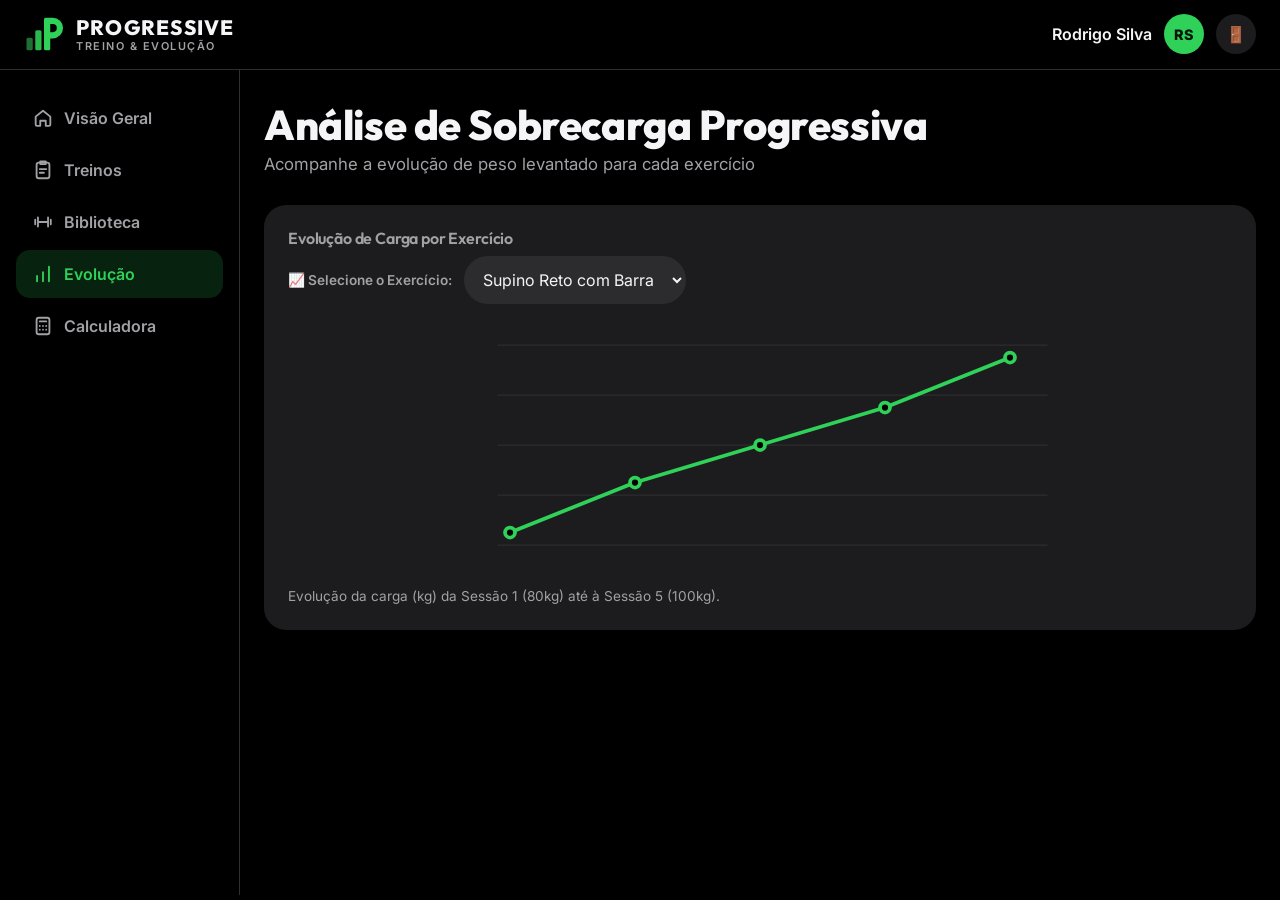
<file: pages/evolucao.html>
<!DOCTYPE html>
<html lang="pt-BR">
<head>
    <meta charset="UTF-8">
    <meta name="viewport" content="width=device-width, initial-scale=1.0">
    <meta name="description" content="Acompanhe a evolução da carga levantada em cada exercício ao longo das sessões de treino.">
    <meta name="theme-color" content="#000000">
    <link rel="icon" type="image/svg+xml" href="../assets/img/brand/favicon.svg">
    <title>Progressive — Análise de Sobrecarga</title>
    <link rel="preconnect" href="https://fonts.googleapis.com">
    <link rel="preconnect" href="https://fonts.gstatic.com" crossorigin>
    <link rel="stylesheet" href="https://fonts.googleapis.com/css2?family=Inter:wght@400;500;600;700&amp;family=Outfit:wght@600;700;800&amp;display=swap">
    <link rel="stylesheet" href="../assets/css/style.css">
</head>
<body>
    <a href="#conteudo" class="skip-link">Pular para o conteúdo</a>

    <header class="topbar">
        <div class="brand">
            <img class="logo" src="../assets/img/brand/symbol.svg" alt="" width="40" height="40">
            <p class="brand-name">PROGRESSIVE <span>TREINO & EVOLUÇÃO</span></p>
        </div>
        <div class="user-info">
            <span class="user-name">Rodrigo Silva</span>
            <span class="avatar">RS</span>
            <a href="../index.html" class="btn-logout" title="Sair" aria-label="Sair">🚪</a>
        </div>
    </header>

    <div class="layout">
        <aside class="sidebar">
            <nav aria-label="Navegação principal">
                <ul>
                    <li><a href="dashboard.html"><svg class="nav-icon" viewBox="0 0 24 24" aria-hidden="true" focusable="false"><path d="M4 10.5 12 4l8 6.5V19a1.5 1.5 0 0 1-1.5 1.5H15v-5.5H9v5.5H5.5A1.5 1.5 0 0 1 4 19Z"/></svg><span>Visão Geral</span></a></li>
                    <li><a href="treinos.html"><svg class="nav-icon" viewBox="0 0 24 24" aria-hidden="true" focusable="false"><rect x="5" y="4" width="14" height="17" rx="2.5"/><path d="M9 2.5h6v3H9z"/><path d="M8.5 11h7M8.5 15h4.5"/></svg><span>Treinos</span></a></li>
                    <li><a href="biblioteca.html"><svg class="nav-icon" viewBox="0 0 24 24" aria-hidden="true" focusable="false"><path d="M6.5 7v10M17.5 7v10M3.5 9.5v5M20.5 9.5v5M6.5 12h11"/></svg><span>Biblioteca</span></a></li>
                    <li class="active"><a href="evolucao.html" aria-current="page"><svg class="nav-icon" viewBox="0 0 24 24" aria-hidden="true" focusable="false"><path d="M5.5 20v-6M12 20V10M18.5 20V4"/></svg><span>Evolução</span></a></li>
                    <li><a href="calculadora.html"><svg class="nav-icon" viewBox="0 0 24 24" aria-hidden="true" focusable="false"><rect x="5" y="3" width="14" height="18" rx="2.5"/><path d="M8.5 7h7"/><path d="M8.5 12h.01M12 12h.01M15.5 12h.01M8.5 16h.01M12 16h.01M15.5 16h.01"/></svg><span>Calculadora</span></a></li>
                </ul>
            </nav>
        </aside>

        <main id="conteudo" class="main-content" tabindex="-1">
            <header class="page-title-bar">
                <div>
                    <h1>Análise de Sobrecarga Progressiva</h1>
                    <p>Acompanhe a evolução de peso levantado para cada exercício</p>
                </div>
            </header>

            <section class="chart-card" aria-labelledby="titulo-grafico">
                <h2 id="titulo-grafico">Evolução de Carga por Exercício</h2>
                <div class="chart-header">
                    <label for="select-exercicio">📈 Selecione o Exercício:</label>
                    <select id="select-exercicio">
                        <option value="supino">Supino Reto com Barra</option>
                        <option value="agachamento">Agachamento Livre</option>
                        <option value="terra">Levantamento Terra</option>
                    </select>
                </div>

                <!-- Gráfico de Linha em SVG -->
                <figure class="line-chart-wrapper">
                    <svg viewBox="0 0 500 200" width="100%" height="250" role="img" aria-labelledby="svg-titulo">
                        <title id="svg-titulo">Gráfico de linha da evolução da carga de 80 kg a 100 kg em 5 sessões</title>
                        <!-- Grade do Gráfico -->
                        <line x1="40" y1="20" x2="480" y2="20" stroke="#222" />
                        <line x1="40" y1="60" x2="480" y2="60" stroke="#222" />
                        <line x1="40" y1="100" x2="480" y2="100" stroke="#222" />
                        <line x1="40" y1="140" x2="480" y2="140" stroke="#222" />
                        <line x1="40" y1="180" x2="480" y2="180" stroke="#222" />

                        <!-- Linha de Evolução Verde -->
                        <polyline fill="none" stroke="#10b981" stroke-width="3" points="50,170 150,130 250,100 350,70 450,30" />
                        
                        <!-- Pontos das Sessões -->
                        <circle cx="50" cy="170" r="4" fill="#10b981" />
                        <circle cx="150" cy="130" r="4" fill="#10b981" />
                        <circle cx="250" cy="100" r="4" fill="#10b981" />
                        <circle cx="350" cy="70" r="4" fill="#10b981" />
                        <circle cx="450" cy="30" r="4" fill="#10b981" />
                    </svg>
                    <figcaption>Evolução da carga (kg) da Sessão 1 (80kg) até à Sessão 5 (100kg).</figcaption>
                </figure>
            </section>

        </main>
    </div>

</body>
</html>
</file>
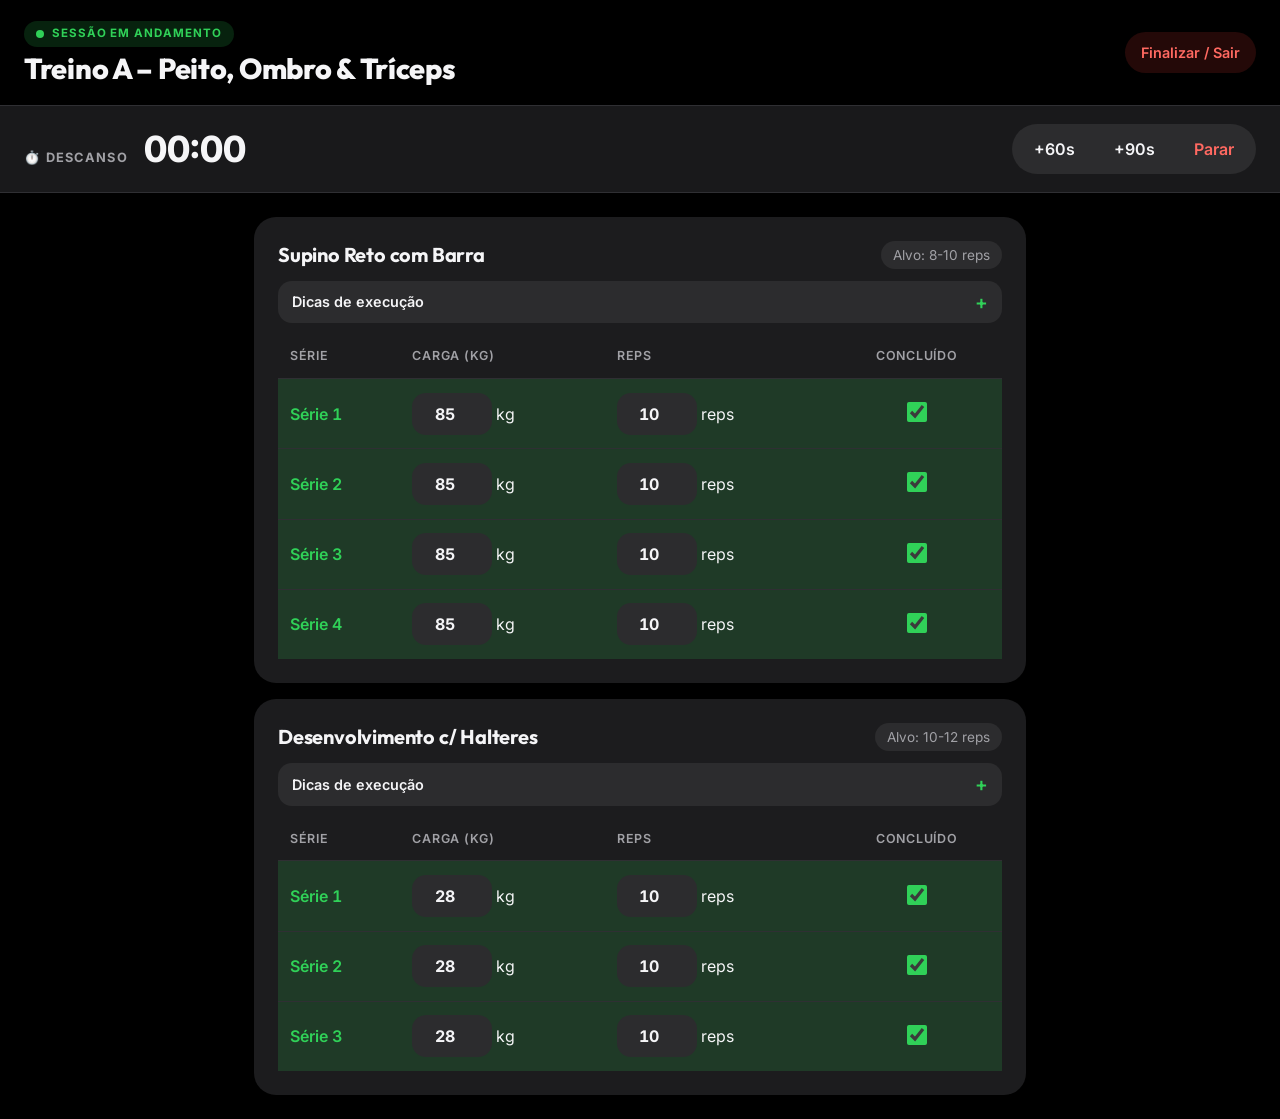
<file: pages/sessao.html>
<!DOCTYPE html>
<html lang="pt-BR">
<head>
    <meta charset="UTF-8">
    <meta name="viewport" content="width=device-width, initial-scale=1.0">
    <meta name="description" content="Sessão de treino em andamento: registre cargas e repetições de cada série com cronômetro de descanso.">
    <meta name="theme-color" content="#000000">
    <link rel="icon" type="image/svg+xml" href="../assets/img/brand/favicon.svg">
    <title>Progressive — Sessão em Andamento</title>
    <link rel="preconnect" href="https://fonts.googleapis.com">
    <link rel="preconnect" href="https://fonts.gstatic.com" crossorigin>
    <link rel="stylesheet" href="https://fonts.googleapis.com/css2?family=Inter:wght@400;500;600;700&amp;family=Outfit:wght@600;700;800&amp;display=swap">
    <link rel="stylesheet" href="../assets/css/style.css">
</head>
<body>
    <a href="#conteudo" class="skip-link">Pular para o conteúdo</a>

    <!-- Header da Sessão sem Sidebar -->
    <header class="session-topbar">
        <div>
            <span class="badge-live">SESSÃO EM ANDAMENTO</span>
            <h1>Treino A – Peito, Ombro & Tríceps</h1>
        </div>
        <a href="treinos.html" class="btn-danger">Finalizar / Sair</a>
    </header>

    <!-- Barra de Cronómetro de Descanso -->
    <section class="timer-bar" aria-labelledby="titulo-cronometro">
        <h2 id="titulo-cronometro" class="sr-only">Cronómetro de descanso</h2>
        <div class="timer-display">
            <span>⏱️ DESCANSO</span>
            <time>00:00</time>
        </div>
        <div class="timer-controls">
            <button type="button">+60s</button>
            <button type="button">+90s</button>
            <button type="button" class="btn-stop">Parar</button>
        </div>
    </section>

    <main id="conteudo" class="session-container" tabindex="-1">

        <!-- Exercício 1 -->
        <article class="session-exercise-card">
            <header class="exercise-card-head">
                <h2>Supino Reto com Barra</h2>
                <span class="target">Alvo: 8-10 reps</span>
            </header>

            <details class="exercise-instructions">
                <summary>Dicas de execução</summary>
                <ol>
                    <li>Retraia as escápulas antes de tirar a barra do suporte.</li>
                    <li>Pausa de 1 segundo com a barra no peito.</li>
                    <li>Descanse 90 a 120 segundos entre as séries.</li>
                </ol>
            </details>

            <table class="sets-table">
                <thead>
                    <tr>
                        <th>Série</th>
                        <th>Carga (kg)</th>
                        <th>Reps</th>
                        <th>Concluído</th>
                    </tr>
                </thead>
                <tbody>
                    <tr>
                        <td>Série 1</td>
                        <td><label for="carga-supino-1" class="sr-only">Carga da série 1 (Supino) em kg</label><input id="carga-supino-1" name="carga-supino-1" type="number" value="85"> <span class="unidade">kg</span></td>
                        <td><label for="reps-supino-1" class="sr-only">Repetições da série 1 (Supino)</label><input id="reps-supino-1" name="reps-supino-1" type="number" value="10"> <span class="unidade">reps</span></td>
                        <td><label for="ok-supino-1" class="sr-only">Série 1 concluída (Supino)</label><input type="checkbox" id="ok-supino-1" name="ok-supino-1" checked></td>
                    </tr>
                    <tr>
                        <td>Série 2</td>
                        <td><label for="carga-supino-2" class="sr-only">Carga da série 2 (Supino) em kg</label><input id="carga-supino-2" name="carga-supino-2" type="number" value="85"> <span class="unidade">kg</span></td>
                        <td><label for="reps-supino-2" class="sr-only">Repetições da série 2 (Supino)</label><input id="reps-supino-2" name="reps-supino-2" type="number" value="10"> <span class="unidade">reps</span></td>
                        <td><label for="ok-supino-2" class="sr-only">Série 2 concluída (Supino)</label><input type="checkbox" id="ok-supino-2" name="ok-supino-2" checked></td>
                    </tr>
                    <tr>
                        <td>Série 3</td>
                        <td><label for="carga-supino-3" class="sr-only">Carga da série 3 (Supino) em kg</label><input id="carga-supino-3" name="carga-supino-3" type="number" value="85"> <span class="unidade">kg</span></td>
                        <td><label for="reps-supino-3" class="sr-only">Repetições da série 3 (Supino)</label><input id="reps-supino-3" name="reps-supino-3" type="number" value="10"> <span class="unidade">reps</span></td>
                        <td><label for="ok-supino-3" class="sr-only">Série 3 concluída (Supino)</label><input type="checkbox" id="ok-supino-3" name="ok-supino-3" checked></td>
                    </tr>
                    <tr>
                        <td>Série 4</td>
                        <td><label for="carga-supino-4" class="sr-only">Carga da série 4 (Supino) em kg</label><input id="carga-supino-4" name="carga-supino-4" type="number" value="85"> <span class="unidade">kg</span></td>
                        <td><label for="reps-supino-4" class="sr-only">Repetições da série 4 (Supino)</label><input id="reps-supino-4" name="reps-supino-4" type="number" value="10"> <span class="unidade">reps</span></td>
                        <td><label for="ok-supino-4" class="sr-only">Série 4 concluída (Supino)</label><input type="checkbox" id="ok-supino-4" name="ok-supino-4" checked></td>
                    </tr>
                </tbody>
            </table>
        </article>

        <!-- Exercício 2 -->
        <article class="session-exercise-card">
            <header class="exercise-card-head">
                <h2>Desenvolvimento c/ Halteres</h2>
                <span class="target">Alvo: 10-12 reps</span>
            </header>

            <details class="exercise-instructions">
                <summary>Dicas de execução</summary>
                <ol>
                    <li>Mantenha o abdômen contraído e as costas apoiadas no banco.</li>
                    <li>Não bata os halteres no topo do movimento.</li>
                    <li>Descanse 60 a 90 segundos entre as séries.</li>
                </ol>
            </details>

            <table class="sets-table">
                <thead>
                    <tr>
                        <th>Série</th>
                        <th>Carga (kg)</th>
                        <th>Reps</th>
                        <th>Concluído</th>
                    </tr>
                </thead>
                <tbody>
                    <tr>
                        <td>Série 1</td>
                        <td><label for="carga-desenv-1" class="sr-only">Carga da série 1 (Desenvolvimento) em kg</label><input id="carga-desenv-1" name="carga-desenv-1" type="number" value="28"> <span class="unidade">kg</span></td>
                        <td><label for="reps-desenv-1" class="sr-only">Repetições da série 1 (Desenvolvimento)</label><input id="reps-desenv-1" name="reps-desenv-1" type="number" value="10"> <span class="unidade">reps</span></td>
                        <td><label for="ok-desenv-1" class="sr-only">Série 1 concluída (Desenvolvimento)</label><input type="checkbox" id="ok-desenv-1" name="ok-desenv-1" checked></td>
                    </tr>
                    <tr>
                        <td>Série 2</td>
                        <td><label for="carga-desenv-2" class="sr-only">Carga da série 2 (Desenvolvimento) em kg</label><input id="carga-desenv-2" name="carga-desenv-2" type="number" value="28"> <span class="unidade">kg</span></td>
                        <td><label for="reps-desenv-2" class="sr-only">Repetições da série 2 (Desenvolvimento)</label><input id="reps-desenv-2" name="reps-desenv-2" type="number" value="10"> <span class="unidade">reps</span></td>
                        <td><label for="ok-desenv-2" class="sr-only">Série 2 concluída (Desenvolvimento)</label><input type="checkbox" id="ok-desenv-2" name="ok-desenv-2" checked></td>
                    </tr>
                    <tr>
                        <td>Série 3</td>
                        <td><label for="carga-desenv-3" class="sr-only">Carga da série 3 (Desenvolvimento) em kg</label><input id="carga-desenv-3" name="carga-desenv-3" type="number" value="28"> <span class="unidade">kg</span></td>
                        <td><label for="reps-desenv-3" class="sr-only">Repetições da série 3 (Desenvolvimento)</label><input id="reps-desenv-3" name="reps-desenv-3" type="number" value="10"> <span class="unidade">reps</span></td>
                        <td><label for="ok-desenv-3" class="sr-only">Série 3 concluída (Desenvolvimento)</label><input type="checkbox" id="ok-desenv-3" name="ok-desenv-3" checked></td>
                    </tr>
                </tbody>
            </table>
        </article>

    </main>

</body>
</html>
</file>
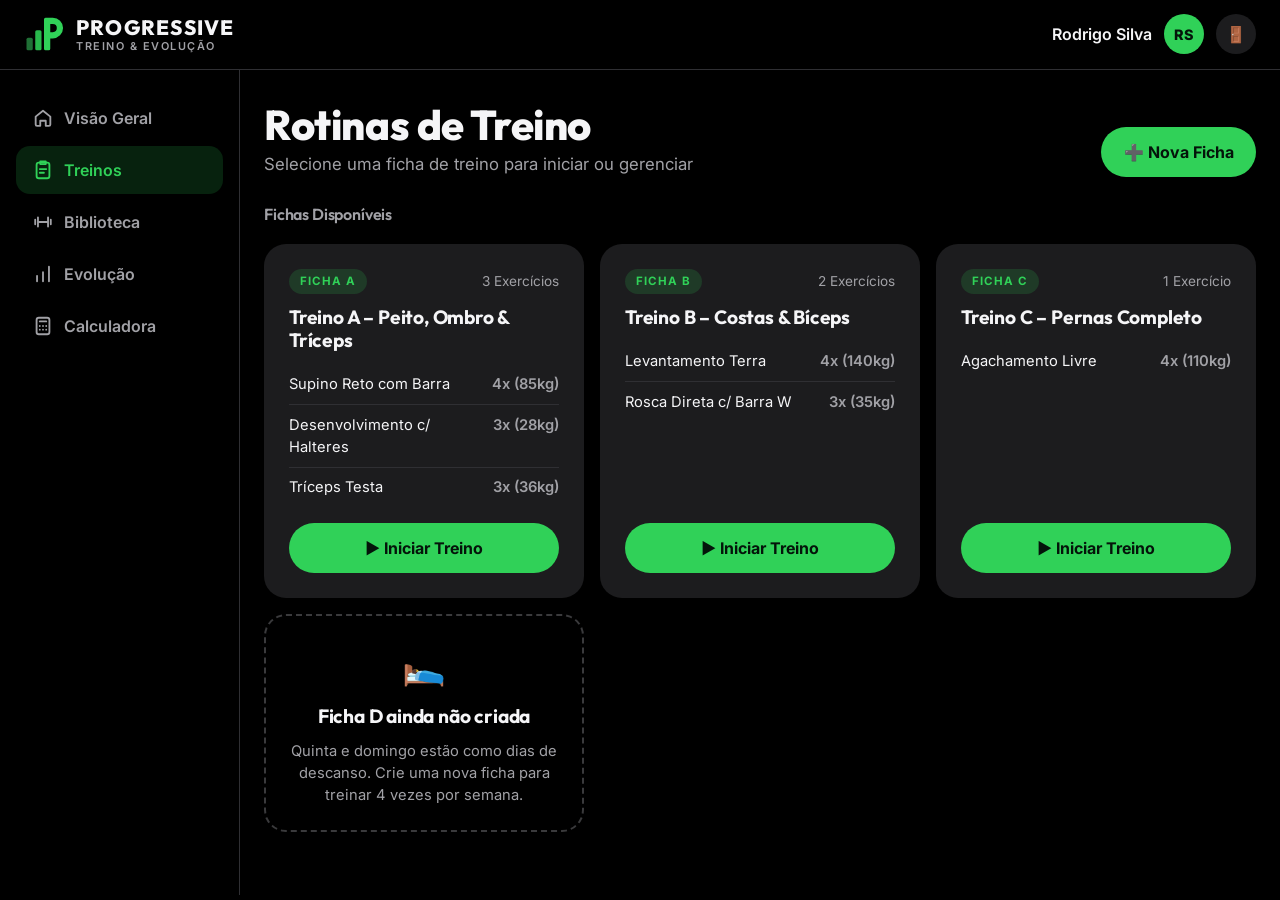
<file: pages/treinos.html>
<!DOCTYPE html>
<html lang="pt-BR">
<head>
    <meta charset="UTF-8">
    <meta name="viewport" content="width=device-width, initial-scale=1.0">
    <meta name="description" content="Suas fichas de treino no Progressive: veja os exercícios de cada ficha e inicie uma sessão.">
    <meta name="theme-color" content="#000000">
    <link rel="icon" type="image/svg+xml" href="../assets/img/brand/favicon.svg">
    <title>Progressive — Rotinas de Treino</title>
    <link rel="preconnect" href="https://fonts.googleapis.com">
    <link rel="preconnect" href="https://fonts.gstatic.com" crossorigin>
    <link rel="stylesheet" href="https://fonts.googleapis.com/css2?family=Inter:wght@400;500;600;700&amp;family=Outfit:wght@600;700;800&amp;display=swap">
    <link rel="stylesheet" href="../assets/css/style.css">
</head>
<body>
    <a href="#conteudo" class="skip-link">Pular para o conteúdo</a>

    <header class="topbar">
        <div class="brand">
            <img class="logo" src="../assets/img/brand/symbol.svg" alt="" width="40" height="40">
            <p class="brand-name">PROGRESSIVE <span>TREINO & EVOLUÇÃO</span></p>
        </div>
        <div class="user-info">
            <span class="user-name">Rodrigo Silva</span>
            <span class="avatar">RS</span>
            <a href="../index.html" class="btn-logout" title="Sair" aria-label="Sair">🚪</a>
        </div>
    </header>

    <div class="layout">
        <aside class="sidebar">
            <nav aria-label="Navegação principal">
                <ul>
                    <li><a href="dashboard.html"><svg class="nav-icon" viewBox="0 0 24 24" aria-hidden="true" focusable="false"><path d="M4 10.5 12 4l8 6.5V19a1.5 1.5 0 0 1-1.5 1.5H15v-5.5H9v5.5H5.5A1.5 1.5 0 0 1 4 19Z"/></svg><span>Visão Geral</span></a></li>
                    <li class="active"><a href="treinos.html" aria-current="page"><svg class="nav-icon" viewBox="0 0 24 24" aria-hidden="true" focusable="false"><rect x="5" y="4" width="14" height="17" rx="2.5"/><path d="M9 2.5h6v3H9z"/><path d="M8.5 11h7M8.5 15h4.5"/></svg><span>Treinos</span></a></li>
                    <li><a href="biblioteca.html"><svg class="nav-icon" viewBox="0 0 24 24" aria-hidden="true" focusable="false"><path d="M6.5 7v10M17.5 7v10M3.5 9.5v5M20.5 9.5v5M6.5 12h11"/></svg><span>Biblioteca</span></a></li>
                    <li><a href="evolucao.html"><svg class="nav-icon" viewBox="0 0 24 24" aria-hidden="true" focusable="false"><path d="M5.5 20v-6M12 20V10M18.5 20V4"/></svg><span>Evolução</span></a></li>
                    <li><a href="calculadora.html"><svg class="nav-icon" viewBox="0 0 24 24" aria-hidden="true" focusable="false"><rect x="5" y="3" width="14" height="18" rx="2.5"/><path d="M8.5 7h7"/><path d="M8.5 12h.01M12 12h.01M15.5 12h.01M8.5 16h.01M12 16h.01M15.5 16h.01"/></svg><span>Calculadora</span></a></li>
                </ul>
            </nav>
        </aside>

        <main id="conteudo" class="main-content" tabindex="-1">
            <header class="page-title-bar">
                <div>
                    <h1>Rotinas de Treino</h1>
                    <p>Selecione uma ficha de treino para iniciar ou gerenciar</p>
                </div>
                <button type="button" class="btn-primary">➕ Nova Ficha</button>
            </header>

            <section class="routines-grid" aria-labelledby="titulo-fichas">
                <h2 id="titulo-fichas">Fichas Disponíveis</h2>
                
                <!-- Ficha A -->
                <article class="routine-card">
                    <header class="routine-card-header">
                        <span class="badge">FICHA A</span>
                        <span class="count">3 Exercícios</span>
                    </header>
                    <h3>Treino A – Peito, Ombro & Tríceps</h3>
                    <ul class="exercise-preview-list">
                        <li><span>Supino Reto com Barra</span> <strong>4x (85kg)</strong></li>
                        <li><span>Desenvolvimento c/ Halteres</span> <strong>3x (28kg)</strong></li>
                        <li><span>Tríceps Testa</span> <strong>3x (36kg)</strong></li>
                    </ul>
                    <a href="sessao.html" class="btn-start-routine">▶ Iniciar Treino</a>
                </article>

                <!-- Ficha B -->
                <article class="routine-card">
                    <header class="routine-card-header">
                        <span class="badge">FICHA B</span>
                        <span class="count">2 Exercícios</span>
                    </header>
                    <h3>Treino B – Costas & Bíceps</h3>
                    <ul class="exercise-preview-list">
                        <li><span>Levantamento Terra</span> <strong>4x (140kg)</strong></li>
                        <li><span>Rosca Direta c/ Barra W</span> <strong>3x (35kg)</strong></li>
                    </ul>
                    <a href="sessao.html" class="btn-start-routine">▶ Iniciar Treino</a>
                </article>

                <!-- Ficha C -->
                <article class="routine-card">
                    <header class="routine-card-header">
                        <span class="badge">FICHA C</span>
                        <span class="count">1 Exercício</span>
                    </header>
                    <h3>Treino C – Pernas Completo</h3>
                    <ul class="exercise-preview-list">
                        <li><span>Agachamento Livre</span> <strong>4x (110kg)</strong></li>
                    </ul>
                    <a href="sessao.html" class="btn-start-routine">▶ Iniciar Treino</a>
                </article>

                <!-- Estado vazio: aparece quando ainda há espaço para uma nova ficha -->
                <article class="routine-card empty-state">
                    <span class="empty-icon" aria-hidden="true">🛌</span>
                    <h3>Ficha D ainda não criada</h3>
                    <p>Quinta e domingo estão como dias de descanso. Crie uma nova ficha para treinar 4 vezes por semana.</p>
                </article>

            </section>
        </main>
    </div>

</body>
</html>
</file>
<file: assets/css/style.css>
/* Fontes da marca (Outfit e Inter) são carregadas no <head> de cada página, com preconnect */

/* ---------- 1. Variáveis (tokens de design) ----------
   Tokens da marca Progressive. Todas as combinações de texto
   e fundo usadas passam no contraste WCAG AA. */
:root {
    color-scheme: dark;

    /* Marca */
    --brand-primary: #30d158;          /* Verde Progressive: ação principal e dados positivos */
    --brand-primary-strong: #28b84c;   /* hover e segunda barra do símbolo */
    --brand-primary-dim: #1f6f35;      /* primeira barra do símbolo, níveis baixos */
    --brand-primary-soft: rgba(48, 209, 88, 0.16);
    --brand-accent: #409cff;           /* Azul dado: informação e gráficos secundários */
    --brand-on-primary: #04140a;       /* texto sobre o verde (9,36:1) */

    /* Neutros (dark mode nativo) */
    --neutral-0: #000000;
    --neutral-50: #1c1c1e;
    --neutral-100: #2c2c2e;
    --neutral-200: #3a3a3c;
    --neutral-300: #2f2f33;
    --neutral-500: #8e8e93;
    --neutral-600: #a1a1a6;
    --neutral-900: #f5f5f7;

    /* Cores funcionais */
    --color-success: #30d158;          /* carga superada */
    --color-success-soft: rgba(48, 209, 88, 0.16);
    --color-error: #ff453a;
    --color-error-soft: rgba(255, 69, 58, 0.14);
    --color-error-text: #ff6961;       /* texto vermelho: 5,16:1 no fundo translúcido, 4,94:1 em surface-2 */
    --color-on-error: #1a0503;         /* texto sobre o vermelho cheio (5,78:1) */
    --color-warning: #ffd60a;
    --color-warning-soft: rgba(255, 214, 10, 0.12);
    --color-info: #409cff;
    --color-info-soft: rgba(64, 156, 255, 0.14);

    /* Apelidos semânticos usados pelo resto da folha de estilos */
    --bg: var(--neutral-0);
    --surface: var(--neutral-50);
    --surface-2: var(--neutral-100);
    --surface-3: var(--neutral-200);
    --border: var(--neutral-300);
    --text: var(--neutral-900);
    --text-muted: var(--neutral-600);
    --text-subtle: var(--neutral-500);
    --accent: var(--brand-primary);
    --accent-strong: var(--brand-primary-strong);
    --accent-soft: var(--brand-primary-soft);
    --accent-dim: var(--brand-primary-dim);
    --danger: var(--color-error);
    --danger-soft: var(--color-error-soft);
    --danger-text: var(--color-error-text);
    --on-danger: var(--color-on-error);
    --warning: var(--color-warning);
    --info: var(--color-info);

    /* Tipografia */
    --font-heading: "Outfit", "Segoe UI", Roboto, Arial, sans-serif;
    --font-body: "Inter", -apple-system, BlinkMacSystemFont, "Segoe UI", Roboto, Arial, sans-serif;
    --font: var(--font-body);

    --fs-display: clamp(2.5rem, 6vw, 3.5rem);  /* 40–56px: números de destaque */
    --fs-h1: clamp(1.875rem, 4vw, 2.5rem);     /* 30–40px */
    --fs-h2: 1.5rem;                            /* 24px */
    --fs-h3: 1.25rem;                           /* 20px */
    --fs-h4: 1.125rem;                          /* 18px */
    --fs-h5: 1rem;                              /* 16px */
    --fs-h6: 0.875rem;                          /* 14px */
    --fs-body: 1rem;                            /* 16px */
    --fs-small: 0.875rem;                       /* 14px */
    --fs-caption: 0.75rem;                      /* 12px */
    --fs-badge: 0.72rem;                        /* 11,5px, caixa alta */
    --fs-button: 1rem;                          /* 16px */

    --lh-tight: 1.1;
    --lh-heading: 1.2;
    --lh-snug: 1.35;
    --lh-body: 1.5;

    --fw-regular: 400;
    --fw-medium: 500;
    --fw-semibold: 600;
    --fw-bold: 700;
    --fw-black: 800;

    --tracking-tight: -0.01em;
    --tracking-wide: 0.08em;

    /* Sombras e brilho */
    --shadow-sm: 0 1px 2px rgba(0, 0, 0, 0.4);
    --shadow-md: 0 8px 24px rgba(0, 0, 0, 0.45);
    --shadow-glow: 0 0 0 6px var(--brand-primary-soft), 0 10px 30px rgba(48, 209, 88, 0.25);
    --shadow-focus: 0 0 0 3px var(--brand-primary);

    /* Formas e espaçamentos */
    --radius-lg: 22px;
    --radius-md: 14px;
    --radius-sm: 10px;
    --radius-pill: 999px;
    --space-1: 4px;
    --space-2: 8px;
    --space-3: 12px;
    --space-4: 16px;
    --space-6: 24px;
    --space-8: 32px;
    --gap: var(--space-4);
    --sidebar-width: 240px;
    --bottom-nav-height: 72px;
    --transition: 0.2s ease;
}

/* ---------- 2. Base ---------- */
*,
*::before,
*::after {
    box-sizing: border-box;
}

html {
    -webkit-text-size-adjust: 100%;
}

body {
    margin: 0;
    min-height: 100vh;
    background: var(--bg);
    color: var(--text);
    font-family: var(--font-body);
    font-size: var(--fs-body);
    line-height: var(--lh-body);
    -webkit-font-smoothing: antialiased;
}

h1, h2, h3, h4, h5, h6 {
    margin: 0 0 0.5rem;
    font-family: var(--font-heading);
    font-weight: var(--fw-bold);
    line-height: var(--lh-heading);
    letter-spacing: var(--tracking-tight);
}

h1 { font-size: var(--fs-h1); font-weight: var(--fw-black); line-height: var(--lh-tight); }
h2 { font-size: var(--fs-h2); }
h3 { font-size: var(--fs-h3); }
h4 { font-size: var(--fs-h4); }
h5 { font-size: var(--fs-h5); }
h6 { font-size: var(--fs-h6); text-transform: uppercase; letter-spacing: var(--tracking-wide); }

p {
    margin: 0 0 0.75rem;
}

a {
    color: var(--accent);
    text-decoration: none;
}

a:hover {
    text-decoration: underline;
}

/* Link no meio de um texto: sublinhado, para não depender só da cor (WCAG 1.4.1) */
p a:not([class]) {
    text-decoration: underline;
    text-underline-offset: 0.15em;
}

img {
    max-width: 100%;
    height: auto;
    display: block;
}

ul {
    margin: 0;
    padding: 0;
    list-style: none;
}

hr {
    border: 0;
    border-top: 1px solid var(--border);
    margin: 1.25rem 0;
}

strong {
    font-weight: 700;
}

/* Foco visível para navegação por teclado (acessibilidade) */
:focus-visible {
    outline: 3px solid var(--accent);
    outline-offset: 2px;
    border-radius: var(--radius-sm);
}

/* O atributo hidden sempre esconde, mesmo em elementos com display definido por classe
   (ex.: .btn-secondary usa inline-flex e anularia o hidden do botão "Cancelar edição") */
[hidden] {
    display: none !important;
}

/* "Pular para o conteúdo": escondido até receber foco pelo teclado */
.skip-link {
    position: absolute;
    top: 0.75rem;
    left: 0.75rem;
    z-index: 100;
    padding: 0.75rem 1.25rem;
    background: var(--accent);
    color: var(--brand-on-primary);
    border-radius: var(--radius-pill);
    font-weight: var(--fw-bold);
    transform: translateY(-200%);
    transition: transform var(--transition);
}

.skip-link:focus {
    transform: translateY(0);
    text-decoration: none;
}

/* O <main> recebe o foco do link, mas não precisa de contorno */
main:focus {
    outline: none;
}

/* Conteúdo apenas para leitores de ecrã */
.sr-only {
    position: absolute;
    width: 1px;
    height: 1px;
    padding: 0;
    margin: -1px;
    overflow: hidden;
    clip: rect(0, 0, 0, 0);
    white-space: nowrap;
    border: 0;
}

/* ---------- 3. Formulários ---------- */
label,
legend {
    display: block;
    margin-bottom: 0.4rem;
    color: var(--text-muted);
    font-size: 0.85rem;
    font-weight: 600;
}

input,
select,
textarea {
    width: 100%;
    padding: 0.75rem 0.9rem;
    background: var(--surface-2);
    color: var(--text);
    border: 1px solid transparent;
    border-radius: var(--radius-md);
    font: inherit;
    transition: border-color var(--transition), background var(--transition);
}

input::placeholder,
textarea::placeholder {
    color: var(--text-subtle);
}

input:hover,
select:hover,
textarea:hover {
    background: var(--surface-3);
}

input:focus,
select:focus,
textarea:focus {
    outline: none;
    border-color: var(--accent);
}

textarea {
    resize: vertical;
}

input[type="checkbox"],
input[type="radio"] {
    width: 1.25rem;
    height: 1.25rem;
    padding: 0;
    accent-color: var(--accent);
    cursor: pointer;
}

.form-group {
    margin-bottom: 1rem;
}

.form-row {
    display: grid;
    grid-template-columns: repeat(auto-fit, minmax(160px, 1fr));
    gap: 0 var(--gap);
}

.form-group-fieldset {
    margin: 0 0 1rem;
    padding: 1rem;
    border: 1px solid var(--border);
    border-radius: var(--radius-md);
}

.form-group-fieldset legend {
    padding: 0 0.4rem;
}

.form-group-fieldset label {
    display: flex;
    align-items: center;
    gap: 0.6rem;
    margin: 0.4rem 0;
    color: var(--text);
    font-weight: 400;
    cursor: pointer;
}

/* ---------- 4. Botões ---------- */
button,
.btn-primary,
.btn-secondary,
.btn-success,
.btn-danger,
.btn-submit,
.btn-start,
.btn-start-routine,
.btn-back,
.btn-link {
    font: inherit;
    cursor: pointer;
}

.btn-primary,
.btn-success,
.btn-submit,
.btn-start,
.btn-start-routine {
    display: inline-flex;
    align-items: center;
    justify-content: center;
    gap: 0.5rem;
    padding: 0.8rem 1.4rem;
    background: var(--accent);
    color: #04140a;
    border: 0;
    border-radius: var(--radius-pill);
    font-weight: 700;
    text-decoration: none;
    transition: background var(--transition), transform var(--transition), box-shadow var(--transition);
}

.btn-primary:hover,
.btn-success:hover,
.btn-submit:hover,
.btn-start:hover,
.btn-start-routine:hover {
    background: var(--accent-strong);
    text-decoration: none;
}

.btn-primary:active,
.btn-success:active,
.btn-submit:active,
.btn-start:active,
.btn-start-routine:active {
    transform: scale(0.97);
}

.btn-secondary,
.btn-back {
    display: inline-flex;
    align-items: center;
    gap: 0.4rem;
    padding: 0.6rem 1rem;
    background: var(--surface-2);
    color: var(--text);
    border: 0;
    border-radius: var(--radius-pill);
    font-weight: 600;
    font-size: 0.9rem;
    text-decoration: none;
    transition: background var(--transition);
}

.btn-secondary:hover,
.btn-back:hover {
    background: var(--surface-3);
    text-decoration: none;
}

.btn-danger {
    display: inline-flex;
    align-items: center;
    gap: 0.4rem;
    padding: 0.6rem 1rem;
    background: var(--danger-soft);
    color: var(--danger-text);
    border: 0;
    border-radius: var(--radius-pill);
    font-weight: 600;
    font-size: 0.9rem;
    text-decoration: none;
    transition: background var(--transition), color var(--transition);
}

.btn-danger:hover {
    background: var(--danger);
    color: var(--on-danger);
    text-decoration: none;
}

.btn-link {
    display: inline-flex;
    align-items: center;
    gap: 0.4rem;
    padding: 0.6rem 0;
    background: none;
    border: 0;
    color: var(--accent);
    font-weight: 600;
}

/* ---------- 5. Topbar ---------- */
.topbar {
    position: sticky;
    top: 0;
    z-index: 20;
    display: flex;
    align-items: center;
    justify-content: space-between;
    gap: var(--gap);
    padding: 0.9rem 1.5rem;
    background: rgba(0, 0, 0, 0.85);
    backdrop-filter: blur(12px);
    border-bottom: 1px solid var(--border);
}

.brand {
    display: flex;
    align-items: center;
    gap: 0.75rem;
    min-width: 0;
}

/* Símbolo da marca (assets/img/brand/symbol.svg) */
.logo {
    width: 40px;
    height: 40px;
    flex-shrink: 0;
}

.brand-name {
    margin: 0;
    font-family: var(--font-heading);
    font-size: 1.3rem;
    font-weight: var(--fw-black);
    line-height: var(--lh-tight);
    letter-spacing: 0.06em;
}

.brand-name span {
    display: block;
    margin-top: 2px;
    color: var(--text-muted);
    font-family: var(--font-body);
    font-size: 0.68rem;
    font-weight: var(--fw-semibold);
    letter-spacing: 0.14em;
}

.user-info {
    display: flex;
    align-items: center;
    gap: 0.75rem;
}

.user-name {
    font-weight: 600;
}

.user-meta {
    color: var(--text-muted);
    font-size: 0.85rem;
}

.avatar {
    display: grid;
    place-items: center;
    width: 40px;
    height: 40px;
    background: var(--accent);
    color: #04140a;
    border-radius: 50%;
    font-weight: 800;
    font-size: 0.9rem;
}

.btn-logout {
    display: grid;
    place-items: center;
    width: 40px;
    height: 40px;
    background: var(--surface);
    border-radius: 50%;
    transition: background var(--transition);
}

.btn-logout:hover {
    background: var(--surface-2);
    text-decoration: none;
}

/* ---------- 6. Layout com sidebar ---------- */
.layout {
    display: grid;
    grid-template-columns: var(--sidebar-width) 1fr;
    min-height: calc(100vh - 75px);
}

.sidebar {
    position: sticky;
    top: 75px;
    align-self: start;
    height: calc(100vh - 75px);
    padding: 1.5rem 1rem;
    border-right: 1px solid var(--border);
}

.sidebar ul {
    display: flex;
    flex-direction: column;
    gap: 0.25rem;
}

.sidebar a {
    display: flex;
    align-items: center;
    gap: 0.6rem;
    padding: 0.75rem 1rem;
    color: var(--text-muted);
    border-radius: var(--radius-md);
    font-weight: 600;
    transition: background var(--transition), color var(--transition);
}

.sidebar a:hover {
    background: var(--surface);
    color: var(--text);
    text-decoration: none;
}

.sidebar .active a {
    background: var(--accent-soft);
    color: var(--accent);
}

/* Ícones de linha da navegação (herdam a cor do link) */
.nav-icon {
    width: 22px;
    height: 22px;
    flex-shrink: 0;
    fill: none;
    stroke: currentColor;
    stroke-width: 2;
    stroke-linecap: round;
    stroke-linejoin: round;
}

.main-content {
    width: 100%;
    max-width: 1200px;
    margin: 0 auto;
    padding: 2rem 1.5rem 3rem;
}

/* Título de página no estilo "Stats / Progress & history" */
.page-title-bar {
    display: flex;
    flex-wrap: wrap;
    align-items: flex-end;
    justify-content: space-between;
    gap: var(--gap);
    margin-bottom: 1.75rem;
}

.page-title-bar h1 {
    margin: 0;
    font-size: clamp(1.8rem, 4vw, 2.6rem);
    font-weight: 800;
}

.page-title-bar p {
    margin: 0.25rem 0 0;
    color: var(--text-muted);
    font-size: 1.05rem;
}

/* Card genérico (todas as "caixas" usam a mesma base) */
.metric-card,
.next-workout-banner,
.widget-chart,
.widget-records,
.routine-card,
.library-card,
.add-exercise-section,
.filter-bar,
.chart-card,
.calc-form-card,
.calc-result-card,
.details-card,
.history-table-card,
.session-exercise-card,
.auth-container {
    background: var(--surface);
    border-radius: var(--radius-lg);
    padding: 1.5rem;
}

/* ---------- 7. Dashboard (estilo "Stats") ---------- */
.metrics-grid {
    display: grid;
    grid-template-columns: repeat(4, 1fr);
    gap: var(--gap);
    margin-bottom: 1.5rem;
}

.metric-card {
    display: flex;
    flex-direction: column;
    gap: 0.25rem;
    transition: transform var(--transition), background var(--transition);
}

.metric-card:hover {
    transform: translateY(-2px);
    background: #232326;
}

.metric-card h3 {
    margin: 0;
    color: var(--text-muted);
    font-size: 0.85rem;
    font-weight: 600;
    letter-spacing: 0.04em;
}

.metric-value {
    margin: 0.25rem 0 0;
    font-family: var(--font-heading);
    font-size: clamp(2rem, 4vw, 2.75rem);
    font-weight: 800;
    line-height: 1.1;
    font-variant-numeric: tabular-nums;
}

.metric-sub {
    color: var(--text-muted);
    font-size: 0.85rem;
}

/* Variação positiva em verde, como o "-1 kg" do openGym */
.metric-card:first-of-type .metric-sub {
    color: var(--accent);
    font-weight: 600;
}

/* Banner do treino do dia */
.next-workout-banner {
    display: flex;
    flex-wrap: wrap;
    align-items: center;
    justify-content: space-between;
    gap: 1.25rem;
    margin-bottom: 1.5rem;
    background: linear-gradient(135deg, #12351d 0%, var(--surface) 60%);
    border: 1px solid var(--accent-dim);
}

.workout-info h2 {
    margin: 0.6rem 0 0.25rem;
    font-size: 1.4rem;
}

.workout-info p {
    margin: 0;
    color: var(--text-muted);
}

.badge,
.group-tag,
.formula-tag {
    display: inline-block;
    padding: 0.25rem 0.7rem;
    background: var(--accent-soft);
    color: var(--accent);
    border-radius: var(--radius-pill);
    font-size: 0.72rem;
    font-weight: 700;
    letter-spacing: 0.08em;
}

.btn-start {
    padding: 1rem 1.75rem;
    font-size: 1.05rem;
    box-shadow: var(--shadow-glow);
}

/* Gráfico + recordes */
.dashboard-widgets {
    display: grid;
    grid-template-columns: 2fr 1fr;
    gap: var(--gap);
    margin-bottom: 1.5rem;
}

.widget-chart h2,
.widget-records h2,
.chart-card h2,
.history-table-card h2 {
    color: var(--text-muted);
    font-size: 1rem;
    font-weight: 600;
}

.chart-container {
    margin: 1rem 0 0;
}

.chart-container figcaption,
.line-chart-wrapper figcaption,
.exercise-illustration figcaption {
    margin-top: 1rem;
    color: var(--text-muted);
    font-size: 0.85rem;
}

/* Barras verdes com cantos arredondados, como as células do heatmap */
.bar-chart-placeholder {
    display: flex;
    align-items: flex-end;
    gap: 10px;
    height: 220px;
    padding-bottom: 1.75rem;
}

.bar {
    position: relative;
    flex: 1;
    height: calc(var(--valor) * 1%);
    min-height: 10px;
    background: linear-gradient(to top, var(--accent-dim), var(--accent));
    border-radius: 8px;
    transition: filter var(--transition), transform var(--transition);
}

.bar:hover {
    filter: brightness(1.2);
}

/* Dias sem treino viram uma "célula vazia" cinza */
.bar[style="--valor: 0"] {
    background: var(--surface-2);
}

.bar span {
    position: absolute;
    bottom: -1.6rem;
    left: 50%;
    transform: translateX(-50%);
    color: var(--text-muted);
    font-size: 0.78rem;
}

/* Lista de recordes pessoais */
.pr-list li {
    display: flex;
    justify-content: space-between;
    align-items: center;
    gap: 1rem;
    padding: 0.85rem 0;
    border-bottom: 1px solid var(--border);
}

.pr-list li:last-child {
    border-bottom: 0;
}

.pr-list strong {
    color: var(--accent);
    font-size: 1.1rem;
    font-variant-numeric: tabular-nums;
    white-space: nowrap;
}

/* ---------- 8. Treinos (fichas) ---------- */
.routines-grid,
.library-grid {
    display: grid;
    grid-template-columns: repeat(auto-fill, minmax(280px, 1fr));
    gap: var(--gap);
}

.routines-grid > h2,
.library-grid > h2,
.add-exercise-section > h2,
.calc-form-card > h2 {
    grid-column: 1 / -1;
    margin-bottom: 0.25rem;
    color: var(--text-muted);
    font-size: 1rem;
    font-weight: 600;
}

.routine-card {
    display: flex;
    flex-direction: column;
    gap: 0.75rem;
    border: 1px solid transparent;
    transition: border-color var(--transition), transform var(--transition);
}

.routine-card:hover {
    border-color: var(--accent-dim);
    transform: translateY(-2px);
}

.routine-card-header {
    display: flex;
    justify-content: space-between;
    align-items: center;
}

.count {
    color: var(--text-muted);
    font-size: 0.85rem;
}

.routine-card h3 {
    margin: 0;
    font-size: 1.2rem;
}

.exercise-preview-list {
    flex: 1;
}

.exercise-preview-list li {
    display: flex;
    justify-content: space-between;
    gap: 1rem;
    padding: 0.55rem 0;
    border-bottom: 1px solid var(--border);
    font-size: 0.92rem;
}

.exercise-preview-list li:last-child {
    border-bottom: 0;
}

.exercise-preview-list strong {
    color: var(--text-muted);
    font-weight: 600;
    white-space: nowrap;
}

.btn-start-routine {
    width: 100%;
    margin-top: 0.25rem;
}

/* ---------- 9. Biblioteca ---------- */
.add-exercise-section {
    margin-bottom: 1.5rem;
}

.exercise-form {
    display: grid;
    grid-template-columns: repeat(2, 1fr);
    gap: 0 var(--gap);
}

.exercise-form .form-group:has(textarea),
.exercise-form .form-group-fieldset,
.exercise-form .btn-success {
    grid-column: 1 / -1;
}

.exercise-form .btn-success {
    justify-self: start;
}

/* Barra de filtros em pílula, como os seletores do openGym */
.filter-bar {
    display: flex;
    flex-wrap: wrap;
    align-items: center;
    gap: 0.75rem;
    margin-bottom: 1.5rem;
    padding: 0.75rem;
}

.filter-bar input,
.filter-bar select {
    width: auto;
    flex: 1 1 200px;
    border-radius: var(--radius-pill);
}

.filter-bar label:not(.sr-only) {
    margin: 0 0 0 0.5rem;
}

.library-card {
    display: flex;
    flex-direction: column;
    gap: 0.5rem;
}

.library-card .group-tag {
    align-self: flex-start;
}

.library-card h3 {
    margin: 0.25rem 0 0;
    font-size: 1.15rem;
}

.library-card p {
    color: var(--text-muted);
    margin: 0;
}

.library-card p strong {
    color: var(--accent);
    font-size: 1.15rem;
}

.card-actions {
    display: flex;
    flex-wrap: wrap;
    gap: 0.5rem;
    margin-top: auto;
    padding-top: 0.75rem;
    border-top: 1px solid var(--border);
}

.card-actions .btn-link {
    margin-right: auto;
}

/* ---------- 10. Evolução ---------- */
.chart-header {
    display: flex;
    flex-wrap: wrap;
    align-items: center;
    gap: 0.75rem;
    margin-bottom: 1rem;
}

.chart-header label {
    margin: 0;
}

.chart-header select {
    width: auto;
    border-radius: var(--radius-pill);
}

.line-chart-wrapper {
    margin: 0;
}

.line-chart-wrapper svg {
    display: block;
    max-width: 100%;
}

/* O CSS tem prioridade sobre os atributos do SVG */
.line-chart-wrapper line {
    stroke: var(--surface-2);
}

.line-chart-wrapper polyline {
    stroke: var(--accent);
    stroke-linecap: round;
    stroke-linejoin: round;
}

.line-chart-wrapper circle {
    fill: var(--bg);
    stroke: var(--accent);
    stroke-width: 3;
}

/* ---------- 11. Calculadora ---------- */
.calculator-grid {
    display: grid;
    grid-template-columns: 1fr 1fr;
    gap: var(--gap);
    align-items: start;
}

.calc-form-card .btn-primary {
    width: 100%;
}

.calc-result-card {
    text-align: center;
    background: linear-gradient(160deg, #12351d 0%, var(--surface) 55%);
}

.result-value {
    margin: 0.75rem 0 0.25rem;
    color: var(--accent);
    font-family: var(--font-heading);
    font-size: var(--fs-display);
    font-weight: 800;
    font-variant-numeric: tabular-nums;
}

.result-sub {
    color: var(--text-muted);
}

.percentages-grid {
    display: grid;
    grid-template-columns: repeat(3, 1fr);
    gap: 0.75rem;
}

.percentages-grid div {
    display: flex;
    flex-direction: column;
    gap: 0.25rem;
    padding: 0.9rem 0.5rem;
    background: var(--surface-2);
    border-radius: var(--radius-md);
}

.percentages-grid span {
    color: var(--text-muted);
    font-size: 0.8rem;
}

.percentages-grid strong {
    font-size: 1.25rem;
}

/* ---------- 12. Detalhes do exercício ---------- */
.details-card,
.history-table-card {
    margin-bottom: 1.5rem;
}

.details-card > h1 {
    font-size: clamp(1.6rem, 4vw, 2.2rem);
    font-weight: 800;
}

.details-card > p {
    color: var(--text-muted);
}

.details-card > p strong {
    color: var(--text);
}

.details-content-grid {
    display: grid;
    grid-template-columns: 1fr 1fr;
    gap: var(--gap);
    margin-top: 1rem;
}

.exercise-illustration {
    margin: 0;
}

.exercise-illustration img,
.exercise-illustration video {
    display: block;
    width: 100%;
    height: auto;
    background: #fff;
    border-radius: var(--radius-md);
}

.tips-box {
    padding: 1.25rem;
    background: var(--surface-2);
    border-left: 4px solid var(--accent);
    border-radius: var(--radius-md);
}

.tips-box h2 {
    font-size: 1.05rem;
}

.tips-box li {
    position: relative;
    padding: 0.4rem 0 0.4rem 1.5rem;
}

.tips-box li::before {
    content: "✓";
    position: absolute;
    left: 0;
    color: var(--accent);
    font-weight: 800;
}

/* Tabelas */
.data-table,
.sets-table {
    width: 100%;
    border-collapse: collapse;
    font-variant-numeric: tabular-nums;
}

.data-table th,
.sets-table th {
    padding: 0.75rem;
    color: var(--text-muted);
    font-size: 0.78rem;
    font-weight: 600;
    letter-spacing: 0.06em;
    text-align: left;
    text-transform: uppercase;
    border-bottom: 1px solid var(--border);
}

.data-table td,
.sets-table td {
    padding: 0.85rem 0.75rem;
    border-bottom: 1px solid var(--border);
}

.data-table tbody tr:last-child td,
.sets-table tbody tr:last-child td {
    border-bottom: 0;
}

.data-table tbody tr:hover {
    background: var(--surface-2);
}

.data-table td strong {
    color: var(--accent);
}

.btn-back {
    flex-shrink: 0;
}

.footer {
    padding: 2rem 1.5rem;
    color: var(--text-muted);
    font-size: 0.85rem;
    text-align: center;
    border-top: 1px solid var(--border);
}

/* ---------- 13. Sessão em andamento ---------- */
.session-topbar {
    display: flex;
    flex-wrap: wrap;
    align-items: center;
    justify-content: space-between;
    gap: var(--gap);
    padding: 1.25rem 1.5rem;
    border-bottom: 1px solid var(--border);
}

.session-topbar h1 {
    margin: 0.4rem 0 0;
    font-size: clamp(1.3rem, 3.5vw, 1.8rem);
    font-weight: 800;
}

.badge-live {
    display: inline-flex;
    align-items: center;
    gap: 0.5rem;
    padding: 0.25rem 0.75rem;
    background: var(--accent-soft);
    color: var(--accent);
    border-radius: var(--radius-pill);
    font-size: 0.72rem;
    font-weight: 700;
    letter-spacing: 0.08em;
}

/* Ponto "ao vivo" pulsando */
.badge-live::before {
    content: "";
    width: 8px;
    height: 8px;
    background: var(--accent);
    border-radius: 50%;
    animation: pulse 1.6s ease-in-out infinite;
}

@keyframes pulse {
    0%, 100% { opacity: 1; transform: scale(1); }
    50% { opacity: 0.35; transform: scale(0.7); }
}

/* Cronómetro fixo no topo durante o treino */
.timer-bar {
    position: sticky;
    top: 0;
    z-index: 20;
    display: flex;
    flex-wrap: wrap;
    align-items: center;
    justify-content: space-between;
    gap: var(--gap);
    padding: 1rem 1.5rem;
    background: rgba(28, 28, 30, 0.92);
    backdrop-filter: blur(12px);
    border-bottom: 1px solid var(--border);
}

.timer-display {
    display: flex;
    align-items: baseline;
    gap: 1rem;
}

.timer-display span {
    color: var(--text-muted);
    font-size: 0.8rem;
    font-weight: 700;
    letter-spacing: 0.1em;
}

.timer-display time {
    font-size: 2.25rem;
    font-weight: 800;
    font-variant-numeric: tabular-nums;
}

/* Botões do cronómetro como controle segmentado */
.timer-controls {
    display: flex;
    gap: 4px;
    padding: 4px;
    background: var(--surface-2);
    border-radius: var(--radius-pill);
}

.timer-controls button {
    padding: 0.55rem 1.1rem;
    background: transparent;
    color: var(--text);
    border: 0;
    border-radius: var(--radius-pill);
    font-weight: 600;
    transition: background var(--transition);
}

.timer-controls button:hover {
    background: var(--surface-3);
}

.timer-controls .btn-stop {
    color: var(--danger-text);
}

.session-container {
    display: flex;
    flex-direction: column;
    gap: var(--gap);
    max-width: 820px;
    margin: 0 auto;
    padding: 1.5rem;
}

.exercise-card-head {
    display: flex;
    flex-wrap: wrap;
    align-items: center;
    justify-content: space-between;
    gap: 0.5rem;
    margin-bottom: 0.75rem;
}

.exercise-card-head h2 {
    margin: 0;
    font-size: 1.25rem;
}

.target {
    padding: 0.25rem 0.75rem;
    background: var(--surface-2);
    color: var(--text-muted);
    border-radius: var(--radius-pill);
    font-size: 0.85rem;
}

.sets-table td:first-child {
    color: var(--text-muted);
    font-weight: 600;
    white-space: nowrap;
}

.sets-table td:last-child,
.sets-table th:last-child {
    text-align: center;
}

.sets-table input[type="number"] {
    width: 5rem;
    padding: 0.5rem 0.6rem;
    text-align: center;
    font-weight: 700;
}

/* Série concluída fica destacada em verde */
.sets-table tbody tr:has(input:checked) {
    background: var(--accent-soft);
}

.sets-table tbody tr:has(input:checked) td:first-child {
    color: var(--accent);
}

/* ---------- 14. Login / cadastro (index) ---------- */
.auth-container {
    width: min(640px, calc(100% - 32px));
    margin: 3rem auto;
    padding: 2rem;
}

.auth-header {
    margin-bottom: 1.75rem;
    text-align: center;
}

/* Ícone do app (assets/img/brand/app-icon-512.svg) */
.logo-icon {
    width: 80px;
    height: 80px;
    margin: 0 auto 1rem;
    border-radius: 18px;
    box-shadow: var(--shadow-md);
}

.auth-header h1 {
    margin: 0;
    font-size: 2.2rem;
    font-weight: 800;
    letter-spacing: 0.06em;
}

.auth-header p {
    margin: 0.25rem 0 0;
    color: var(--text-muted);
    font-size: 0.8rem;
    font-weight: 600;
    letter-spacing: 0.14em;
}

/* Abas em controle segmentado ("Week / 30d / 90d" do openGym) */
.auth-tabs {
    display: grid;
    grid-template-columns: 1fr 1fr;
    gap: 4px;
    margin-bottom: 1.75rem;
    padding: 4px;
    background: var(--surface-2);
    border-radius: var(--radius-pill);
}

.tab-btn {
    display: flex;
    align-items: center;
    justify-content: center;
    margin: 0;
    padding: 0.7rem 1rem;
    background: transparent;
    color: var(--text-muted);
    border-radius: var(--radius-pill);
    font-size: 1rem;
    font-weight: 600;
    text-align: center;
    cursor: pointer;
    transition: background var(--transition), color var(--transition);
}

.tab-btn:hover {
    color: var(--text);
}

/* Aba ativa: o radio marcado define qual label fica em destaque */
#modo-cadastro:checked ~ .auth-tabs [for="modo-cadastro"],
#modo-login:checked ~ .auth-tabs [for="modo-login"] {
    background: var(--bg);
    color: var(--text);
}

/* Foco do teclado nos radios escondidos aparece na aba correspondente */
#modo-cadastro:focus-visible ~ .auth-tabs [for="modo-cadastro"],
#modo-login:focus-visible ~ .auth-tabs [for="modo-login"] {
    outline: 3px solid var(--accent);
    outline-offset: 2px;
}

/* Só um formulário aparece por vez */
.form-login,
#modo-login:checked ~ .form-cadastro {
    display: none;
}

#modo-login:checked ~ .form-login {
    display: block;
}

.btn-submit {
    width: 100%;
    margin-top: 0.5rem;
    padding: 1rem;
    font-size: 1.05rem;
}

.demo-access {
    margin-top: 1.25rem;
    text-align: center;
    font-size: 0.9rem;
}

/* ---------- 15. Componentes inspirados no openGym ---------- */

/* Escala de intensidade compartilhada (heatmap, mapa muscular, legenda) */
.n0 { --nivel: var(--surface-2); }
.n1 { --nivel: #1d4a2a; }
.n2 { --nivel: var(--accent-dim); }
.n3 { --nivel: var(--accent-strong); }
.n4 { --nivel: var(--accent); }

.widget-heatmap,
.widget-muscles {
    margin-bottom: 1.5rem;
    padding: 1.5rem;
    background: var(--surface);
    border-radius: var(--radius-lg);
}

.widget-heatmap h2,
.widget-muscles h2 {
    color: var(--text-muted);
    font-size: 1rem;
    font-weight: 600;
}

.widget-heatmap h2 span,
.widget-muscles h2 span {
    color: var(--text-subtle);
    font-weight: 400;
}

/* Mapa de atividade: 7 linhas (seg a dom) e uma coluna por semana */
.heatmap-scroll {
    overflow-x: auto;
    padding-bottom: 0.25rem;
}

.heatmap,
.heatmap-meses,
.bar-chart-placeholder {
    margin: 0;
    padding-inline-start: 0;
    list-style: none;
}

.heatmap,
.heatmap-meses {
    display: grid;
    grid-template-columns: repeat(26, minmax(14px, 1fr));
    gap: 4px;
    min-width: 470px;
}

.heatmap {
    grid-template-rows: repeat(7, auto);
    grid-auto-flow: column;
}

.heatmap-meses {
    margin-bottom: 0.4rem;
    color: var(--text-muted);
    font-size: 0.75rem;
}

.heatmap span {
    aspect-ratio: 1;
    background: var(--nivel);
    border-radius: 4px;
}

.heatmap .hoje {
    outline: 2px solid var(--accent);
    outline-offset: 1px;
}

.heatmap-legenda {
    display: flex;
    align-items: center;
    justify-content: flex-end;
    gap: 4px;
    margin: 0.75rem 0 0;
    color: var(--text-muted);
    font-size: 0.8rem;
}

.heatmap-legenda span {
    width: 14px;
    height: 14px;
    background: var(--nivel);
    border-radius: 4px;
}

/* Medidor da meta de peso */
.metric-meter {
    width: 100%;
    height: 8px;
    margin-top: 0.6rem;
    background: var(--surface-2);
    border: 0;
    border-radius: var(--radius-pill);
    appearance: none;
}

.metric-meter::-webkit-meter-bar {
    background: var(--surface-2);
    border: 0;
    border-radius: var(--radius-pill);
}

.metric-meter::-webkit-meter-optimum-value,
.metric-meter::-webkit-meter-suboptimum-value {
    background: var(--accent);
    border-radius: var(--radius-pill);
}

.metric-meter::-moz-meter-bar {
    background: var(--accent);
    border-radius: var(--radius-pill);
}

/* Controle segmentado ("Semana / 30 dias / 90 dias") */
.segmented {
    display: inline-flex;
    gap: 4px;
    margin: 0.25rem 0 1rem;
    padding: 4px;
    background: var(--surface-2);
    border-radius: var(--radius-pill);
}

.segmented label {
    margin: 0;
    padding: 0.45rem 1rem;
    color: var(--text-muted);
    border-radius: var(--radius-pill);
    font-size: 0.9rem;
    cursor: pointer;
    transition: background var(--transition), color var(--transition);
}

.segmented label:hover {
    color: var(--text);
}

#periodo-semana:checked ~ .segmented [for="periodo-semana"],
#periodo-30d:checked ~ .segmented [for="periodo-30d"],
#periodo-90d:checked ~ .segmented [for="periodo-90d"] {
    background: var(--bg);
    color: var(--text);
}

#periodo-semana:focus-visible ~ .segmented [for="periodo-semana"],
#periodo-30d:focus-visible ~ .segmented [for="periodo-30d"],
#periodo-90d:focus-visible ~ .segmented [for="periodo-90d"] {
    outline: 3px solid var(--accent);
    outline-offset: 2px;
}

/* Só o gráfico do período escolhido aparece */
.chart-30d,
.chart-90d,
#periodo-30d:checked ~ .chart-container .chart-semana,
#periodo-90d:checked ~ .chart-container .chart-semana {
    display: none;
}

#periodo-30d:checked ~ .chart-container .chart-30d,
#periodo-90d:checked ~ .chart-container .chart-90d {
    display: flex;
}

/* Mapa muscular — desenho do corpo: MuscleMap, de Melih Colpan (licença MIT) */
.muscle-map {
    display: grid;
    grid-template-columns: minmax(0, 3fr) minmax(220px, 2fr);
    align-items: start;
    gap: 1.5rem;
}

.body-figures {
    display: grid;
    grid-template-columns: 1fr 1fr;
    gap: 0.5rem;
    margin: 0;
}

.body-figures figcaption {
    grid-column: 1 / -1;
    color: var(--text-muted);
    font-size: 0.8rem;
    text-align: center;
}

.body-view {
    width: 100%;
    height: auto;
    max-height: 440px;
}

.body-view .corpo {
    fill: var(--surface-3);
}

.musculo {
    fill: var(--nivel);
    cursor: pointer;
    transition: opacity var(--transition), filter var(--transition);
}

/* Contorno fino separa um músculo do outro */
.musculo path {
    stroke: var(--surface);
    stroke-width: 2;
}

.musculo:hover {
    filter: brightness(1.3);
}

.musculo:focus {
    outline: none;
}

.musculo:focus-visible path {
    stroke: var(--text);
    stroke-width: 5;
}

/* Painel com os detalhes do músculo escolhido */
.muscle-hint {
    color: var(--text-muted);
    font-size: 0.9rem;
}

.muscle-info {
    display: none;
    margin-bottom: 1rem;
    padding: 1rem 1.1rem;
    background: var(--surface-2);
    border-left: 4px solid var(--accent);
    border-radius: var(--radius-md);
    scroll-margin-top: 120px;
}

.muscle-info h3 {
    margin: 0 0 0.25rem;
    font-size: 1.15rem;
}

.muscle-info p {
    margin: 0;
    color: var(--text-muted);
    font-size: 0.9rem;
}

.muscle-info p strong {
    color: var(--accent);
}

.muscle-info:target {
    display: block;
}

.muscle-map:has(.muscle-info:target) .muscle-hint {
    display: none;
}

/* Clique: os outros músculos esmaecem e o escolhido ganha contorno branco */
.muscle-map:has(.muscle-info:target) .musculo {
    opacity: 0.25;
}

.muscle-map:has(#m-peito:target) .peito,
.muscle-map:has(#m-ombros:target) .ombros,
.muscle-map:has(#m-triceps:target) .triceps,
.muscle-map:has(#m-costas:target) .costas,
.muscle-map:has(#m-biceps:target) .biceps,
.muscle-map:has(#m-antebracos:target) .antebracos,
.muscle-map:has(#m-abdomen:target) .abdomen,
.muscle-map:has(#m-pernas:target) .pernas,
.muscle-map:has(#m-panturrilhas:target) .panturrilhas {
    opacity: 1;
}

.muscle-map:has(#m-peito:target) .peito path,
.muscle-map:has(#m-ombros:target) .ombros path,
.muscle-map:has(#m-triceps:target) .triceps path,
.muscle-map:has(#m-costas:target) .costas path,
.muscle-map:has(#m-biceps:target) .biceps path,
.muscle-map:has(#m-antebracos:target) .antebracos path,
.muscle-map:has(#m-abdomen:target) .abdomen path,
.muscle-map:has(#m-pernas:target) .pernas path,
.muscle-map:has(#m-panturrilhas:target) .panturrilhas path {
    stroke: var(--text);
    stroke-width: 4;
}

/* Músculo sem séries continua visível quando selecionado */
.muscle-map:has(#m-panturrilhas:target) .panturrilhas {
    fill: var(--surface-3);
}

/* Lista de músculos (também clicável) */
.muscle-list a {
    display: flex;
    align-items: center;
    gap: 0.6rem;
    padding: 0.5rem 0.6rem;
    color: var(--text);
    border-radius: var(--radius-sm);
    font-size: 0.92rem;
    transition: background var(--transition);
}

.muscle-list a:hover {
    background: var(--surface-2);
    text-decoration: none;
}

.muscle-list li + li {
    border-top: 1px solid var(--border);
}

.muscle-list strong {
    margin-left: auto;
    color: var(--text-muted);
    font-weight: 600;
}

.muscle-map:has(#m-peito:target) [href="#m-peito"],
.muscle-map:has(#m-ombros:target) [href="#m-ombros"],
.muscle-map:has(#m-triceps:target) [href="#m-triceps"],
.muscle-map:has(#m-costas:target) [href="#m-costas"],
.muscle-map:has(#m-biceps:target) [href="#m-biceps"],
.muscle-map:has(#m-antebracos:target) [href="#m-antebracos"],
.muscle-map:has(#m-abdomen:target) [href="#m-abdomen"],
.muscle-map:has(#m-pernas:target) [href="#m-pernas"],
.muscle-map:has(#m-panturrilhas:target) [href="#m-panturrilhas"] {
    background: var(--accent-soft);
}

.dot {
    width: 12px;
    height: 12px;
    flex-shrink: 0;
    background: var(--nivel);
    border-radius: 50%;
}

/* Indicador de progressão nos cards da biblioteca */
.trend {
    align-self: flex-start;
    padding: 0.2rem 0.7rem;
    border-radius: var(--radius-pill);
    font-size: 0.82rem;
    font-weight: 600;
}

.library-card .trend-up {
    background: var(--accent-soft);
    color: var(--accent);
}

.library-card .trend-flat {
    background: var(--surface-2);
    color: var(--text-muted);
}

.library-card .trend-down {
    background: rgba(255, 214, 10, 0.12);
    color: var(--warning);
}

/* Instruções expansíveis com <details> */
.exercise-instructions {
    margin: 0.25rem 0;
    background: var(--surface-2);
    border-radius: var(--radius-md);
}

.exercise-instructions summary {
    display: flex;
    align-items: center;
    justify-content: space-between;
    padding: 0.65rem 0.9rem;
    font-size: 0.9rem;
    font-weight: 600;
    cursor: pointer;
    list-style: none;
}

.exercise-instructions summary::-webkit-details-marker {
    display: none;
}

.exercise-instructions summary::after {
    content: "+";
    color: var(--accent);
    font-size: 1.2rem;
    line-height: 1;
}

.exercise-instructions[open] summary::after {
    content: "−";
}

.exercise-instructions ol {
    margin: 0;
    padding: 0 1rem 0.9rem 2.2rem;
    color: var(--text-muted);
    font-size: 0.9rem;
}

.exercise-instructions li + li {
    margin-top: 0.35rem;
}

.session-exercise-card .exercise-instructions {
    margin-bottom: 0.75rem;
}

/* Estado vazio */
.empty-state {
    align-items: center;
    justify-content: center;
    text-align: center;
    background: transparent;
    border: 2px dashed var(--surface-3);
}

.empty-state:hover {
    border-color: var(--surface-3);
    transform: none;
}

.empty-icon {
    font-size: 2.2rem;
}

.empty-state p {
    margin: 0;
    color: var(--text-muted);
    font-size: 0.92rem;
}

/* Formulário destacado ao chegar pelo link "Cadastrar Exercício" (:target) */
.add-exercise-section {
    scroll-margin-top: 90px;
}

.add-exercise-section:target {
    animation: destaque 1.6s ease-out;
}

@keyframes destaque {
    0% { box-shadow: 0 0 0 4px var(--accent); }
    100% { box-shadow: 0 0 0 4px transparent; }
}

/* Legenda da tabela de histórico */
.data-table caption {
    padding-bottom: 0.75rem;
    color: var(--text-muted);
    font-size: 0.85rem;
    text-align: left;
}

/* ---------- 16. Responsivo ---------- */
@media (max-width: 1024px) {
    .metrics-grid {
        grid-template-columns: repeat(2, 1fr);
    }

    .dashboard-widgets,
    .calculator-grid,
    .details-content-grid {
        grid-template-columns: 1fr;
    }
}

/* Celular: sidebar vira barra de navegação inferior, como no openGym */
@media (max-width: 768px) {
    .layout {
        display: block;
        min-height: 0;
    }

    .main-content {
        padding: 1.25rem 16px calc(var(--bottom-nav-height) + 2rem);
    }

    .sidebar {
        position: fixed;
        top: auto;
        bottom: 0;
        left: 0;
        right: 0;
        z-index: 30;
        height: var(--bottom-nav-height);
        padding: 0 0.25rem;
        background: rgba(18, 18, 20, 0.95);
        backdrop-filter: blur(12px);
        border-right: 0;
        border-top: 1px solid var(--border);
    }

    .sidebar ul {
        flex-direction: row;
        justify-content: space-around;
        height: 100%;
        gap: 0;
    }

    .sidebar li {
        flex: 1;
    }

    .sidebar a {
        flex-direction: column;
        justify-content: center;
        gap: 0.2rem;
        height: 100%;
        padding: 0.25rem 0;
        font-size: 0.68rem;
        font-weight: var(--fw-medium);
        line-height: 1.2;
        text-align: center;
        border-radius: 0;
    }

    .sidebar a:hover,
    .sidebar .active a {
        background: transparent;
    }

    /* Ícone dentro de uma pílula; no item ativo ela fica verde */
    .sidebar .nav-icon {
        width: 56px;
        height: 30px;
        padding: 4px 17px;
        border-radius: var(--radius-pill);
        transition: background var(--transition);
    }

    .sidebar a:hover .nav-icon {
        background: var(--surface-2);
    }

    .sidebar .active .nav-icon {
        background: var(--accent-soft);
    }

    .sidebar .active a {
        font-weight: var(--fw-bold);
    }

    .topbar {
        padding: 0.75rem 16px;
    }

    .brand-name span,
    .user-name,
    .user-meta {
        display: none;
    }

    .metric-card {
        padding: 1.1rem;
    }

    .metric-card h3 {
        font-size: 0.75rem;
    }

    .next-workout-banner .btn-start {
        width: 100%;
    }

    .exercise-form {
        grid-template-columns: 1fr;
    }

    .filter-bar label:not(.sr-only) {
        margin: 0;
    }

    .timer-bar,
    .session-topbar {
        padding-left: 16px;
        padding-right: 16px;
    }

    .timer-controls {
        width: 100%;
    }

    .timer-controls button {
        flex: 1;
    }

    .session-container {
        padding: 1rem 16px;
    }

    .metric-card,
    .next-workout-banner,
    .widget-chart,
    .widget-records,
    .routine-card,
    .library-card,
    .add-exercise-section,
    .chart-card,
    .calc-form-card,
    .calc-result-card,
    .details-card,
    .history-table-card,
    .session-exercise-card,
    .auth-container {
        padding: 1.1rem;
    }

    /* Tabelas largas rolam dentro do card, não na página */
    .history-table-card {
        overflow-x: auto;
    }

    .sets-table th,
    .sets-table td {
        padding: 0.6rem 0.35rem;
    }

    .sets-table input[type="number"] {
        width: 4rem;
    }

    .widget-heatmap,
    .widget-muscles {
        padding: 1.1rem;
    }

    .muscle-map {
        grid-template-columns: 1fr;
    }

    .segmented {
        display: flex;
    }

    .segmented label {
        flex: 1;
        text-align: center;
    }
}

@media (max-width: 420px) {
    .percentages-grid {
        grid-template-columns: 1fr;
    }

    .bar-chart-placeholder {
        gap: 6px;
    }

    /* Sessão em telas estreitas (até 320px): a tabela de séries cabe sem rolagem.
       A unidade já aparece no cabeçalho e no rótulo de cada campo, então sai da célula. */
    .session-container {
        padding-left: 12px;
        padding-right: 12px;
    }

    .session-exercise-card {
        padding: 0.9rem;
    }

    .sets-table .unidade {
        display: none;
    }

    .sets-table th {
        padding: 0.5rem 0.25rem;
        font-size: 0.65rem;
        letter-spacing: 0.02em;
    }

    .sets-table td {
        padding: 0.5rem 0.25rem;
        font-size: 0.82rem;
    }

    .sets-table input[type="number"] {
        width: 3.25rem;
        padding: 0.45rem 0.25rem;
        font-size: 0.95rem;
    }
}

/* Respeita quem prefere menos movimento */
@media (prefers-reduced-motion: reduce) {
    *,
    *::before,
    *::after {
        animation: none !important;
        transition: none !important;
    }
}

/* ---------- 17. Interações (JavaScript) ---------- */

/* Lista da biblioteca gerada pelo JS: o contêiner não cria caixa,
   então os cards continuam sendo itens do grid da seção */
.library-list {
    display: contents;
}

.list-counter,
.lista-vazia {
    grid-column: 1 / -1;
    margin: 0;
    color: var(--text-muted);
    font-size: var(--fs-small);
}

.lista-vazia {
    padding: 2rem 1rem;
    text-align: center;
    border: 2px dashed var(--surface-3);
    border-radius: var(--radius-lg);
}

/* Validação do formulário */
.field-error {
    margin: 0.35rem 0 0;
    color: var(--danger-text);
    font-size: var(--fs-small);
}

.field-error:empty {
    display: none;
}

input[aria-invalid="true"],
select[aria-invalid="true"],
textarea[aria-invalid="true"] {
    border-color: var(--danger);
    background: var(--danger-soft);
}

.form-actions {
    grid-column: 1 / -1;
    display: flex;
    flex-wrap: wrap;
    align-items: center;
    gap: 0.75rem;
}

.form-feedback {
    margin: 0;
    font-size: var(--fs-small);
    font-weight: var(--fw-semibold);
}

.form-feedback--sucesso {
    color: var(--accent);
}

.form-feedback--erro {
    color: var(--danger-text);
}

.form-feedback--neutro {
    color: var(--text-muted);
}

/* Card recém-cadastrado ou editado */
.card-destaque {
    animation: card-destaque 2s ease-out;
}

@keyframes card-destaque {
    0% { box-shadow: 0 0 0 3px var(--accent); }
    100% { box-shadow: 0 0 0 3px transparent; }
}

/* Página de detalhes preenchida pelo JS */
.details-content-grid.sem-imagem {
    grid-template-columns: 1fr;
}

/* Passos numerados com contador do CSS no lugar do ✓ */
.tips-box ol {
    margin: 0;
    padding: 0;
    list-style: none;
    counter-reset: passo;
}

.tips-box ol li {
    counter-increment: passo;
}

.tips-box ol li::before {
    content: counter(passo) ".";
}

.nao-encontrado {
    text-align: center;
}

.details-actions {
    margin: 0.25rem 0 1rem;
    padding-top: 0;
    border-top: 0;
}

/* Aviso flutuante (toast) */
.toast {
    position: fixed;
    left: 50%;
    bottom: 1.5rem;
    z-index: 50;
    max-width: calc(100% - 32px);
    padding: 0.85rem 1.25rem;
    background: var(--surface-2);
    color: var(--text);
    border: 1px solid var(--surface-3);
    border-radius: var(--radius-pill);
    box-shadow: var(--shadow-md);
    font-size: var(--fs-small);
    font-weight: var(--fw-semibold);
    transform: translateX(-50%);
    animation: toast-entra 0.25s ease-out;
}

.toast[hidden] {
    display: none;
}

@keyframes toast-entra {
    from { opacity: 0; transform: translate(-50%, 10px); }
    to { opacity: 1; transform: translate(-50%, 0); }
}

/* No celular o aviso fica acima da barra de navegação inferior */
@media (max-width: 768px) {
    .toast {
        bottom: calc(var(--bottom-nav-height) + 1rem);
    }
}

/* Importação da API wger */
.api-section {
    margin-bottom: 1.5rem;
    padding: 1.5rem;
    background: var(--surface);
    border-radius: var(--radius-lg);
}

.api-section > h2 {
    margin-bottom: 0.25rem;
    color: var(--text-muted);
    font-size: 1rem;
    font-weight: 600;
}

.api-intro {
    color: var(--text-muted);
    font-size: var(--fs-small);
}

.api-form {
    display: flex;
    flex-wrap: wrap;
    gap: 0.75rem;
}

.api-form input {
    flex: 1 1 220px;
    width: auto;
    border-radius: var(--radius-pill);
}

.api-form .btn-primary:disabled {
    opacity: 0.6;
    cursor: progress;
}

.api-status {
    margin: 0.85rem 0 0;
    font-size: var(--fs-small);
}

.api-status:empty {
    display: none;
}

.api-status--carregando,
.api-status--neutro {
    color: var(--text-muted);
}

.api-status--erro {
    color: var(--danger-text);
}

.api-results {
    display: grid;
    grid-template-columns: repeat(auto-fill, minmax(320px, 1fr));
    gap: 0.75rem;
    margin-top: 1rem;
}

.api-results:empty {
    display: none;
}

.api-result {
    display: grid;
    grid-template-columns: 64px 1fr auto;
    align-items: center;
    gap: 0.85rem;
    padding: 0.75rem;
    background: var(--surface-2);
    border-radius: var(--radius-md);
}

.api-result-img {
    width: 64px;
    height: 64px;
    object-fit: contain;
    background: #fff;
    border-radius: var(--radius-sm);
}

.api-result-img--vazia {
    display: grid;
    place-items: center;
    background: var(--surface-3);
    font-size: 1.6rem;
}

.api-result-info {
    min-width: 0;
}

.api-result-info h3 {
    margin: 0 0 0.15rem;
    font-size: 1rem;
}

.api-result-info p {
    margin: 0;
    color: var(--text-muted);
    font-size: var(--fs-caption);
}

.api-result button {
    padding: 0.55rem 0.9rem;
    font-size: 0.85rem;
    white-space: nowrap;
}

.api-result button:disabled {
    cursor: default;
    opacity: 0.7;
}

@media (max-width: 768px) {
    .api-section {
        padding: 1.1rem;
    }

    .api-results {
        grid-template-columns: 1fr;
    }

    .api-result {
        grid-template-columns: 56px 1fr;
    }

    .api-result-img {
        width: 56px;
        height: 56px;
    }

    .api-result button {
        grid-column: 1 / -1;
    }
}
</file>
